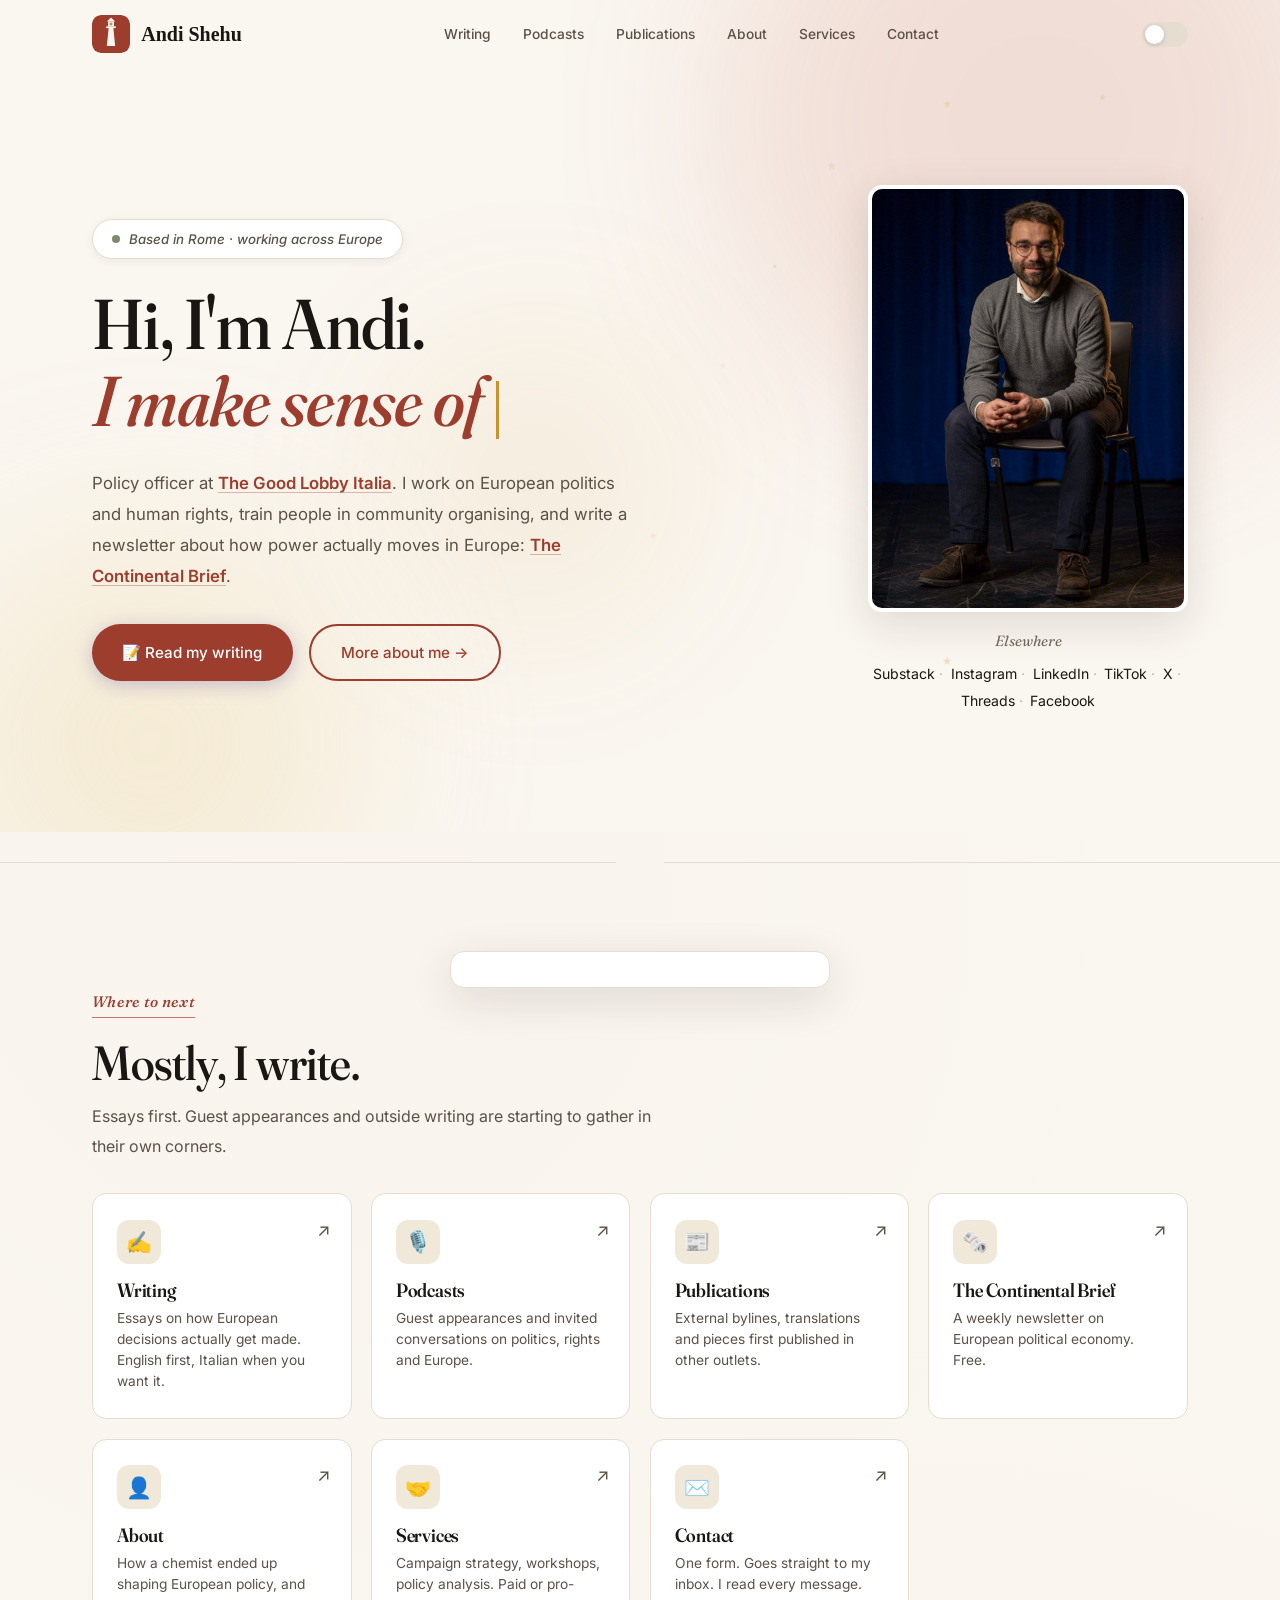
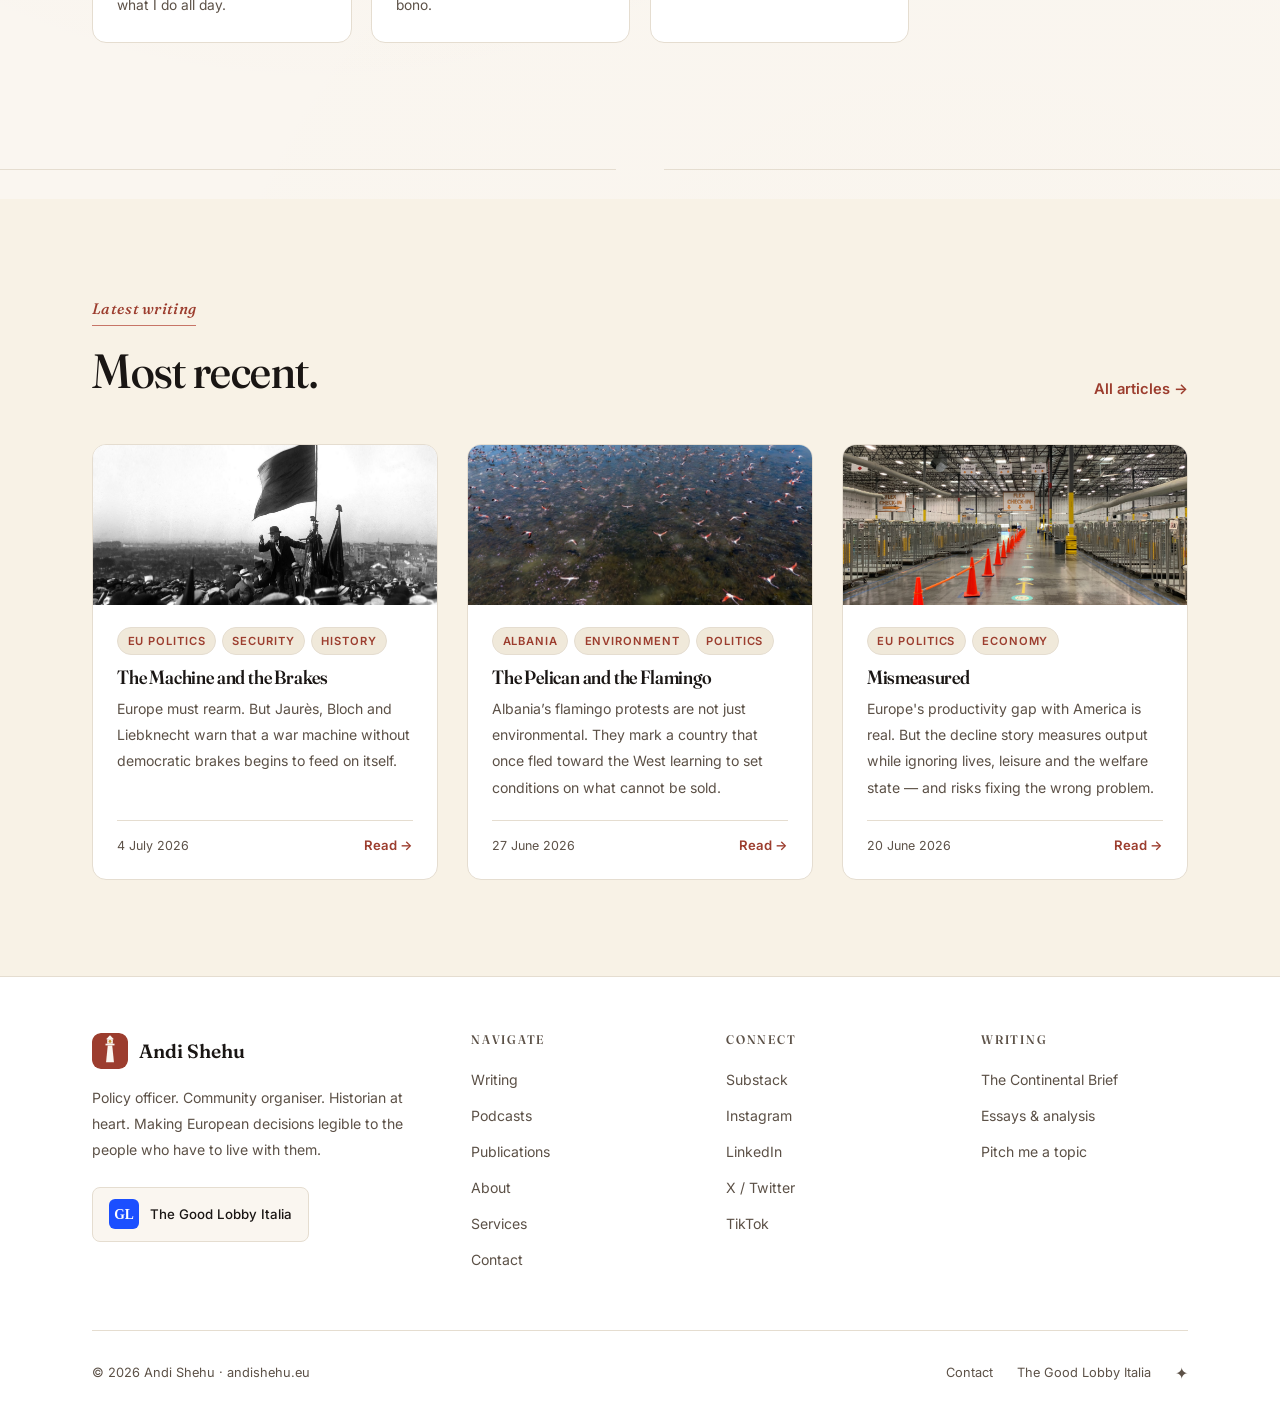
<file: index.html>
<!DOCTYPE html>
<html lang="en" data-theme="light">
<head>
    <meta charset="UTF-8">
    <meta name="viewport" content="width=device-width, initial-scale=1.0">
    <title>Andi Shehu, Policy. Advocacy. Sense-making.</title>
    <meta name="description" content="Policy and advocacy professional based in Rome. EU politics, human rights, community organising and the art of making complex things understandable.">
    <meta property="og:title" content="Andi Shehu, Policy. Advocacy. Sense-making.">
    <meta property="og:description" content="Making sense of European politics, human rights and democratic accountability.">
    <meta property="og:url" content="https://andishehu.eu">
    <meta name="twitter:card" content="summary_large_image">

    <link rel="preconnect" href="https://fonts.googleapis.com">
    <link rel="preconnect" href="https://fonts.gstatic.com" crossorigin>
    <link href="https://fonts.googleapis.com/css2?family=Fraunces:ital,opsz,wght,SOFT@0,9..144,300..700,30..100;1,9..144,300..700,30..100&family=Inter:wght@300;400;500;600&display=swap" rel="stylesheet">
    <link rel="stylesheet" href="styles.css">
    <link rel="icon" type="image/svg+xml" href="favicon.svg">

    <style>
    /* Page-specific: home */
    #home {
        min-height: calc(100vh - var(--nav-height));
        display: flex; align-items: center;
        position: relative; overflow: hidden; padding-top: var(--nav-height);
        background: var(--bg);
    }
    .hero-bg { position: absolute; inset: 0; overflow: hidden; z-index: 0; }
    .hero-blob {
        position: absolute; border-radius: 50%;
        filter: blur(90px); opacity: 0.32; animation: float 9s ease-in-out infinite;
    }
    .hero-blob:nth-child(1) { width: 640px; height: 640px; background: var(--primary-light); top: -200px; right: -80px; opacity: 0.18; }
    .hero-blob:nth-child(2) { width: 420px; height: 420px; background: var(--accent-warm); bottom: -120px; left: -60px; animation-delay: 3s; opacity: 0.36; }
    .hero-blob:nth-child(3) { width: 300px; height: 300px; background: var(--accent); top: 40%; left: 30%; animation-delay: 5.5s; opacity: 0.10; }
    @keyframes float { 0%,100% { transform: translateY(0) scale(1); } 50% { transform: translateY(-20px) scale(1.04); } }
    #starsCanvas { position: absolute; inset: 0; width: 100%; height: 100%; pointer-events: none; }

    .hero-grid {
        position: relative; z-index: 1;
        display: grid; grid-template-columns: 1.6fr 1fr; gap: 4rem;
        align-items: center; padding: 3rem 0;
    }
    .hero-eyebrow {
        display: inline-flex; align-items: center; gap: 0.55rem;
        font-size: 0.83rem; font-weight: 500; color: var(--text-muted); font-style: italic;
        background: var(--surface); padding: 0.5rem 1.2rem;
        border-radius: var(--radius-full); margin-bottom: 1.6rem;
        box-shadow: var(--shadow-sm); border: 1px solid var(--border);
    }
    .live-dot { width: 8px; height: 8px; background: var(--secondary); border-radius: 50%; animation: pulse-dot 2s ease-in-out infinite; flex-shrink: 0; }
    @keyframes pulse-dot { 0%,100% { transform: scale(1); opacity: 1; } 50% { transform: scale(1.4); opacity: 0.65; } }

    .hero-headline { margin-bottom: 0.9rem; color: var(--text); font-size: clamp(2.4rem, 5.5vw, 4.4rem); }
    .typewriter-line { display: block; color: var(--primary); font-style: italic; min-height: 1.3em; }
    .cursor { display: inline-block; width: 3px; height: 0.82em; background: var(--accent); margin-left: 3px; vertical-align: middle; animation: blink 1s step-end infinite; }
    @keyframes blink { 0%,100% { opacity: 1; } 50% { opacity: 0; } }

    .hero-desc { font-size: 1.05rem; max-width: 540px; margin-bottom: 2rem; line-height: 1.85; }
    .hero-ctas { display: flex; gap: 1rem; flex-wrap: wrap; }

    .hero-photo-col { margin-left: auto; max-width: 320px; width: 100%; }
    .hero-photo {
        width: 100%; aspect-ratio: 3/4;
        border-radius: var(--radius); overflow: hidden;
        box-shadow: var(--shadow-lg); border: 4px solid var(--surface);
    }
    .hero-photo img { width: 100%; height: 100%; object-fit: cover; display: block; }
    .hero-photo-col .hero-socials { margin-top: 1rem; }

    /* Latest articles section */
    #latest { background: var(--bg-blog); }
    #latest .section-head { display: flex; align-items: end; justify-content: space-between; gap: 1rem; margin-bottom: 2.5rem; flex-wrap: wrap; }
    #latest h2 { margin-bottom: 0.4rem; }
    .all-link { font-size: 0.92rem; font-weight: 600; color: var(--primary); border-bottom: 2px solid transparent; transition: border-color 0.2s; }
    .all-link:hover { border-color: var(--primary); }

    @media (max-width: 768px) {
        .hero-grid { grid-template-columns: 1fr; gap: 2.5rem; }
        .hero-photo-col { max-width: 240px; margin: 0 auto; }
    }
    </style>
</head>
<body>

<!-- NAV -->
<nav id="navbar" class="site-nav">
    <div class="nav-inner">
        <a href="index.html" class="nav-logo">
            <div class="nav-logo-mark"><svg viewBox="0 0 64 64" aria-hidden="true"><rect class="logo-bg" width="64" height="64" rx="14"/><g class="logo-tower"><path d="M 25 52 L 39 52 L 36 22 L 28 22 Z"/><rect x="24" y="19" width="16" height="3"/><rect x="27" y="11" width="10" height="8"/><path d="M 25 11 L 39 11 L 32 4 Z"/></g><circle class="logo-beacon" cx="32" cy="15" r="2.5"/></svg></div>
            <span class="nav-logo-text">Andi Shehu</span>
        </a>
        <ul class="nav-links">
            <li><a href="writing.html">Writing</a></li>
            <li><a href="podcasts.html">Podcasts</a></li>
            <li><a href="publications.html">Publications</a></li>
            <li><a href="about.html">About</a></li>
            <li><a href="services.html">Services</a></li>
            <li><a href="contact.html">Contact</a></li>
        </ul>
        <div class="nav-actions">
            <button class="theme-toggle" id="themeToggle" aria-label="Toggle dark mode">
                <span class="theme-icon sun">☀️</span>
                <span class="theme-icon moon">🌙</span>
            </button>
            <button class="hamburger" id="hamburger" aria-label="Open menu">
                <span></span><span></span><span></span>
            </button>
        </div>
    </div>
</nav>
<div class="mobile-nav" id="mobileNav">
    <a href="writing.html">Writing</a>
    <a href="podcasts.html">Podcasts</a>
    <a href="publications.html">Publications</a>
    <a href="about.html">About</a>
    <a href="services.html">Services</a>
    <a href="contact.html">Contact</a>
</div>

<!-- HOME -->
<section id="home">
    <div class="hero-bg">
        <div class="hero-blob"></div>
        <div class="hero-blob"></div>
        <div class="hero-blob"></div>
        <canvas id="starsCanvas"></canvas>
    </div>
    <div class="container">
        <div class="hero-grid">
            <div class="hero-content">
                <div class="hero-eyebrow">
                    <div class="live-dot"></div>
                    Based in Rome · working across Europe
                </div>
                <h1 class="hero-headline">
                    Hi, I'm Andi.<br>
                    <span class="typewriter-line">
                        <span id="typewriter">I make sense of things.</span><span class="cursor"></span>
                    </span>
                </h1>
                <p class="hero-desc">
                    Policy officer at <a href="https://www.thegoodlobby.it/" target="_blank" rel="noopener" style="color:var(--primary);font-weight:600;">The Good Lobby Italia</a>.
                    I work on European politics and human rights, train people in community organising, and write a newsletter about how power actually moves in Europe:
                    <a href="https://substack.com/@shehuandi" target="_blank" rel="noopener" style="color:var(--primary);font-weight:600;">The Continental Brief</a>.
                </p>
                <div class="hero-ctas">
                    <a href="writing.html" class="btn btn-primary">📝 Read my writing</a>
                    <a href="about.html" class="btn btn-outline">More about me →</a>
                </div>
            </div>
            <div class="hero-photo-col fade-in">
                <div class="hero-photo">
                    <img src="Photo/Foto Profilo.jpg" alt="Andi Shehu" loading="lazy">
                </div>
                <div class="hero-socials">
                    <span class="socials-label">Elsewhere</span>
                    <a href="https://substack.com/@shehuandi" target="_blank" rel="noopener" data-brand="ss">Substack</a><span class="socials-sep">·</span>
                    <a href="https://www.instagram.com/sheh.andi/" target="_blank" rel="noopener" data-brand="ig">Instagram</a><span class="socials-sep">·</span>
                    <a href="https://linkedin.com/in/inandishehu/" target="_blank" rel="noopener" data-brand="li">LinkedIn</a><span class="socials-sep">·</span>
                    <a href="https://www.tiktok.com/@andishehu670" target="_blank" rel="noopener" data-brand="tt">TikTok</a><span class="socials-sep">·</span>
                    <a href="https://x.com/AndShehu" target="_blank" rel="noopener" data-brand="x">X</a><span class="socials-sep">·</span>
                    <a href="https://www.threads.com/@sheh.andi" target="_blank" rel="noopener" data-brand="th">Threads</a><span class="socials-sep">·</span>
                    <a href="https://www.facebook.com/shehu.and" target="_blank" rel="noopener" data-brand="fb">Facebook</a>
                </div>
            </div>
        </div>
    </div>
</section>

<div class="divider"></div>

<!-- NAV CARDS -->
<section class="section">
    <div class="container">
        <span class="section-label fade-in">Where to next</span>
        <h2 class="fade-in" style="margin-bottom:0.75rem;">Mostly, I write.</h2>
        <p class="fade-in" style="margin-bottom:0;max-width:560px;">
            Essays first. Guest appearances and outside writing are starting to gather in their own corners.
        </p>
        <div class="nav-cards">
            <a href="writing.html" class="nav-card fade-in">
                <span class="nav-card-arrow">↗</span>
                <div class="nav-card-icon">✍️</div>
                <h3>Writing</h3>
                <p>Essays on how European decisions actually get made. English first, Italian when you want it.</p>
            </a>
            <a href="podcasts.html" class="nav-card fade-in">
                <span class="nav-card-arrow">↗</span>
                <div class="nav-card-icon">🎙️</div>
                <h3>Podcasts</h3>
                <p>Guest appearances and invited conversations on politics, rights and Europe.</p>
            </a>
            <a href="publications.html" class="nav-card fade-in">
                <span class="nav-card-arrow">↗</span>
                <div class="nav-card-icon">📰</div>
                <h3>Publications</h3>
                <p>External bylines, translations and pieces first published in other outlets.</p>
            </a>
            <a href="https://substack.com/@shehuandi" target="_blank" rel="noopener" class="nav-card fade-in">
                <span class="nav-card-arrow">↗</span>
                <div class="nav-card-icon">🗞️</div>
                <h3>The Continental Brief</h3>
                <p>A weekly newsletter on European political economy. Free.</p>
            </a>
            <a href="about.html" class="nav-card fade-in">
                <span class="nav-card-arrow">↗</span>
                <div class="nav-card-icon">👤</div>
                <h3>About</h3>
                <p>How a chemist ended up shaping European policy, and what I do all day.</p>
            </a>
            <a href="services.html" class="nav-card fade-in">
                <span class="nav-card-arrow">↗</span>
                <div class="nav-card-icon">🤝</div>
                <h3>Services</h3>
                <p>Campaign strategy, workshops, policy analysis. Paid or pro-bono.</p>
            </a>
            <a href="contact.html" class="nav-card fade-in">
                <span class="nav-card-arrow">↗</span>
                <div class="nav-card-icon">✉️</div>
                <h3>Contact</h3>
                <p>One form. Goes straight to my inbox. I read every message.</p>
            </a>
        </div>
    </div>
</section>

<div class="divider"></div>

<!-- LATEST ARTICLES -->
<section id="latest" class="section">
    <div class="container">
        <div class="section-head fade-in">
            <div>
                <span class="section-label">Latest writing</span>
                <h2>Most recent.</h2>
            </div>
            <a href="writing.html" class="all-link">All articles →</a>
        </div>
        <div class="article-list" id="latestList">
            <div class="no-results"><span class="no-results-emoji">⏳</span><p>Loading…</p></div>
        </div>
    </div>
</section>

<!-- FOOTER -->
<footer>
    <div class="container">
        <div class="footer-grid">
            <div class="footer-brand">
                <div style="display:flex;align-items:center;gap:0.7rem;">
                    <div class="nav-logo-mark" style="width:36px;height:36px;"><svg viewBox="0 0 64 64" aria-hidden="true"><rect class="logo-bg" width="64" height="64" rx="14"/><g class="logo-tower"><path d="M 25 52 L 39 52 L 36 22 L 28 22 Z"/><rect x="24" y="19" width="16" height="3"/><rect x="27" y="11" width="10" height="8"/><path d="M 25 11 L 39 11 L 32 4 Z"/></g><circle class="logo-beacon" cx="32" cy="15" r="2.5"/></svg></div>
                    <span style="font-family:'Fraunces','Cormorant Garamond',Georgia,serif;font-size:1.2rem;font-weight:600;color:var(--text);">Andi Shehu</span>
                </div>
                <p>Policy officer. Community organiser. Historian at heart. Making European decisions legible to the people who have to live with them.</p>
                <a href="https://www.thegoodlobby.it/" target="_blank" rel="noopener" class="tgl-badge">
                    <div class="tgl-logo">GL</div>The Good Lobby Italia
                </a>
            </div>
            <div class="footer-col"><h4>Navigate</h4><ul class="footer-links"><li><a href="writing.html">Writing</a></li><li><a href="podcasts.html">Podcasts</a></li><li><a href="publications.html">Publications</a></li><li><a href="about.html">About</a></li><li><a href="services.html">Services</a></li><li><a href="contact.html">Contact</a></li></ul></div>
            <div class="footer-col"><h4>Connect</h4><ul class="footer-links"><li><a href="https://substack.com/@shehuandi" target="_blank" rel="noopener">Substack</a></li><li><a href="https://www.instagram.com/sheh.andi/" target="_blank" rel="noopener">Instagram</a></li><li><a href="https://linkedin.com/in/inandishehu/" target="_blank" rel="noopener">LinkedIn</a></li><li><a href="https://x.com/AndShehu" target="_blank" rel="noopener">X / Twitter</a></li><li><a href="https://www.tiktok.com/@andishehu670" target="_blank" rel="noopener">TikTok</a></li></ul></div>
            <div class="footer-col"><h4>Writing</h4><ul class="footer-links"><li><a href="https://substack.com/@shehuandi" target="_blank" rel="noopener">The Continental Brief</a></li><li><a href="writing.html">Essays &amp; analysis</a></li><li><a href="contact.html">Pitch me a topic</a></li></ul></div>
        </div>
        <div class="footer-bottom">
            <p>© 2026 Andi Shehu · andishehu.eu</p>
            <div class="footer-links-row">
                <a href="contact.html">Contact</a>
                <a href="https://www.thegoodlobby.it/" target="_blank" rel="noopener">The Good Lobby Italia</a>
                <span class="easter-star">✦</span>
            </div>
        </div>
    </div>
</footer>

<div class="toast" id="toast" role="status" aria-live="polite"></div>

<script src="app.js"></script>
<script>
/* TYPEWRITER */
(function () {
    const roles = ['I make sense of things.','Policy officer.','Campaign builder.','Community organiser.','Digital educator.','Avid reader.','Recovering chemist.'];
    let ri = 0, ci = 0, deleting = false;
    const tw = document.getElementById('typewriter');
    if (!tw) return;
    function type() {
        const word = roles[ri];
        if (deleting) {
            tw.textContent = word.slice(0, ci--);
            if (ci < 0) { deleting = false; ri = (ri + 1) % roles.length; return setTimeout(type, 380); }
            return setTimeout(type, 50);
        }
        tw.textContent = word.slice(0, ci++);
        if (ci > word.length) { deleting = true; return setTimeout(type, 2000); }
        setTimeout(type, 90);
    }
    setTimeout(type, 800);
})();

/* EU STARS */
(function () {
    const sc = document.getElementById('starsCanvas');
    if (!sc) return;
    const sctx = sc.getContext('2d');
    let stars = [];
    function resizeSC() { sc.width = sc.offsetWidth; sc.height = sc.offsetHeight; }
    function initStars() {
        stars = Array.from({length:12}, (_,i) => ({
            angle: (i/12)*Math.PI*2, radius: 150+Math.random()*190,
            cx: sc.width*0.74, cy: sc.height*0.44,
            speed: 0.00025+Math.random()*0.00025, size: 2.5+Math.random()*3, alpha: 0.08+Math.random()*0.22
        }));
    }
    function drawStar5(x,y,r,a) {
        sctx.save(); sctx.globalAlpha = a; sctx.fillStyle = '#D4A843'; sctx.translate(x,y); sctx.beginPath();
        for (let i=0; i<5; i++) {
            const o = (i*4*Math.PI/5) - Math.PI/2, inn = o + Math.PI/5;
            i === 0 ? sctx.moveTo(Math.cos(o)*r, Math.sin(o)*r) : sctx.lineTo(Math.cos(o)*r, Math.sin(o)*r);
            sctx.lineTo(Math.cos(inn)*r*0.4, Math.sin(inn)*r*0.4);
        }
        sctx.closePath(); sctx.fill(); sctx.restore();
    }
    function animStars() {
        sctx.clearRect(0, 0, sc.width, sc.height);
        stars.forEach(s => {
            s.angle += s.speed;
            drawStar5(s.cx + Math.cos(s.angle) * s.radius, s.cy + Math.sin(s.angle) * s.radius, s.size, s.alpha);
        });
        requestAnimationFrame(animStars);
    }
    resizeSC(); initStars(); animStars();
    window.addEventListener('resize', () => { resizeSC(); initStars(); }, { passive: true });
})();

/* LATEST ARTICLES on home */
(async function () {
    const list = document.getElementById('latestList');
    if (!list) return;
    try {
        const res = await fetch('articles/articles.json');
        if (!res.ok) throw new Error('fetch failed');
        const articles = await res.json();
        const sorted = articles
            .filter(a => (a.lang || 'en') === 'en')
            .slice()
            .sort((a,b) => new Date(b.date) - new Date(a.date));
        const top = sorted.slice(0, 3);
        if (!top.length) {
            list.innerHTML = '<div class="no-results"><span class="no-results-emoji">📭</span><p>No articles yet, first one coming soon!</p></div>';
            return;
        }
        list.innerHTML = top.map(a => {
            const href = a.external_url ? a.external_url : `article.html?slug=${encodeURIComponent(a.slug)}`;
            const target = a.external_url ? ' target="_blank" rel="noopener"' : '';
            const tags = (a.tags || []).map(t => `<span class="article-tag">${t.replace(/-/g,' ')}</span>`).join('');
            const thumb = a.hero_image
                ? `<div class="article-card-img has-photo"><img src="${a.hero_image}" alt="${(a.title || '').replace(/"/g,'&quot;')}" loading="lazy"></div>`
                : `<div class="article-card-img ${a.color || 'lav'}">${a.emoji || '📝'}</div>`;
            return `
                <a class="article-card fade-in" href="${href}"${target}>
                    ${thumb}
                    <div class="article-card-body">
                        <div class="article-card-tags">${tags}</div>
                        <h3>${a.title}</h3>
                        <p>${a.summary || ''}</p>
                        <div class="article-card-footer">
                            <span class="article-date">${window.formatArticleDate(a.date)}</span>
                            <span class="article-readmore">Read →</span>
                        </div>
                    </div>
                </a>`;
        }).join('');
        // re-arm fade-in observer for new cards
        const io = new IntersectionObserver(entries => {
            entries.forEach((e,i) => { if (e.isIntersecting) { setTimeout(() => e.target.classList.add('visible'), i*60); io.unobserve(e.target); } });
        }, { threshold: 0.08 });
        list.querySelectorAll('.fade-in').forEach(el => io.observe(el));
    } catch (err) {
        list.innerHTML = '<div class="no-results"><span class="no-results-emoji">⚠️</span><p>Could not load articles.</p></div>';
    }
})();
</script>

<!-- Cloudflare Web Analytics -->
<script defer src="https://static.cloudflareinsights.com/beacon.min.js" data-cf-beacon='{"token": "REPLACE_WITH_YOUR_CLOUDFLARE_TOKEN"}'></script>
<!-- End Cloudflare Web Analytics -->
</body>
</html>
</file>
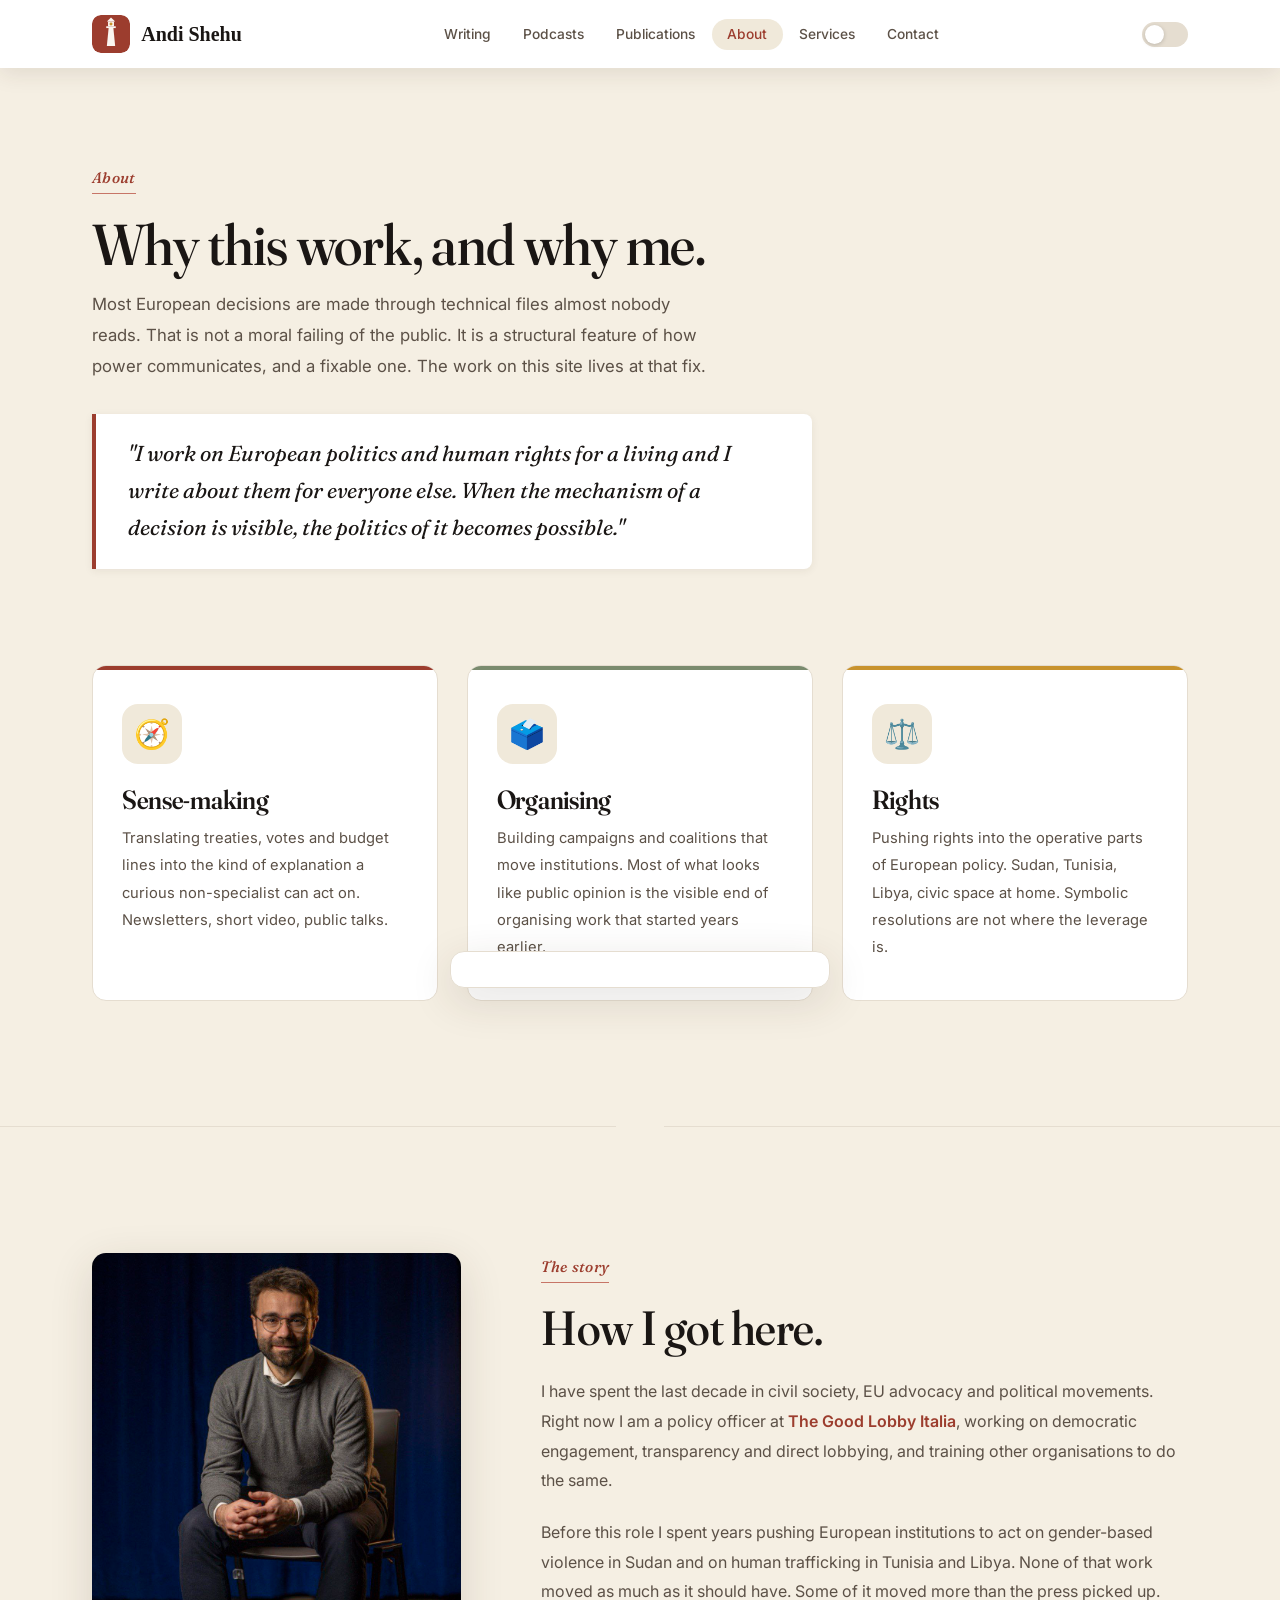
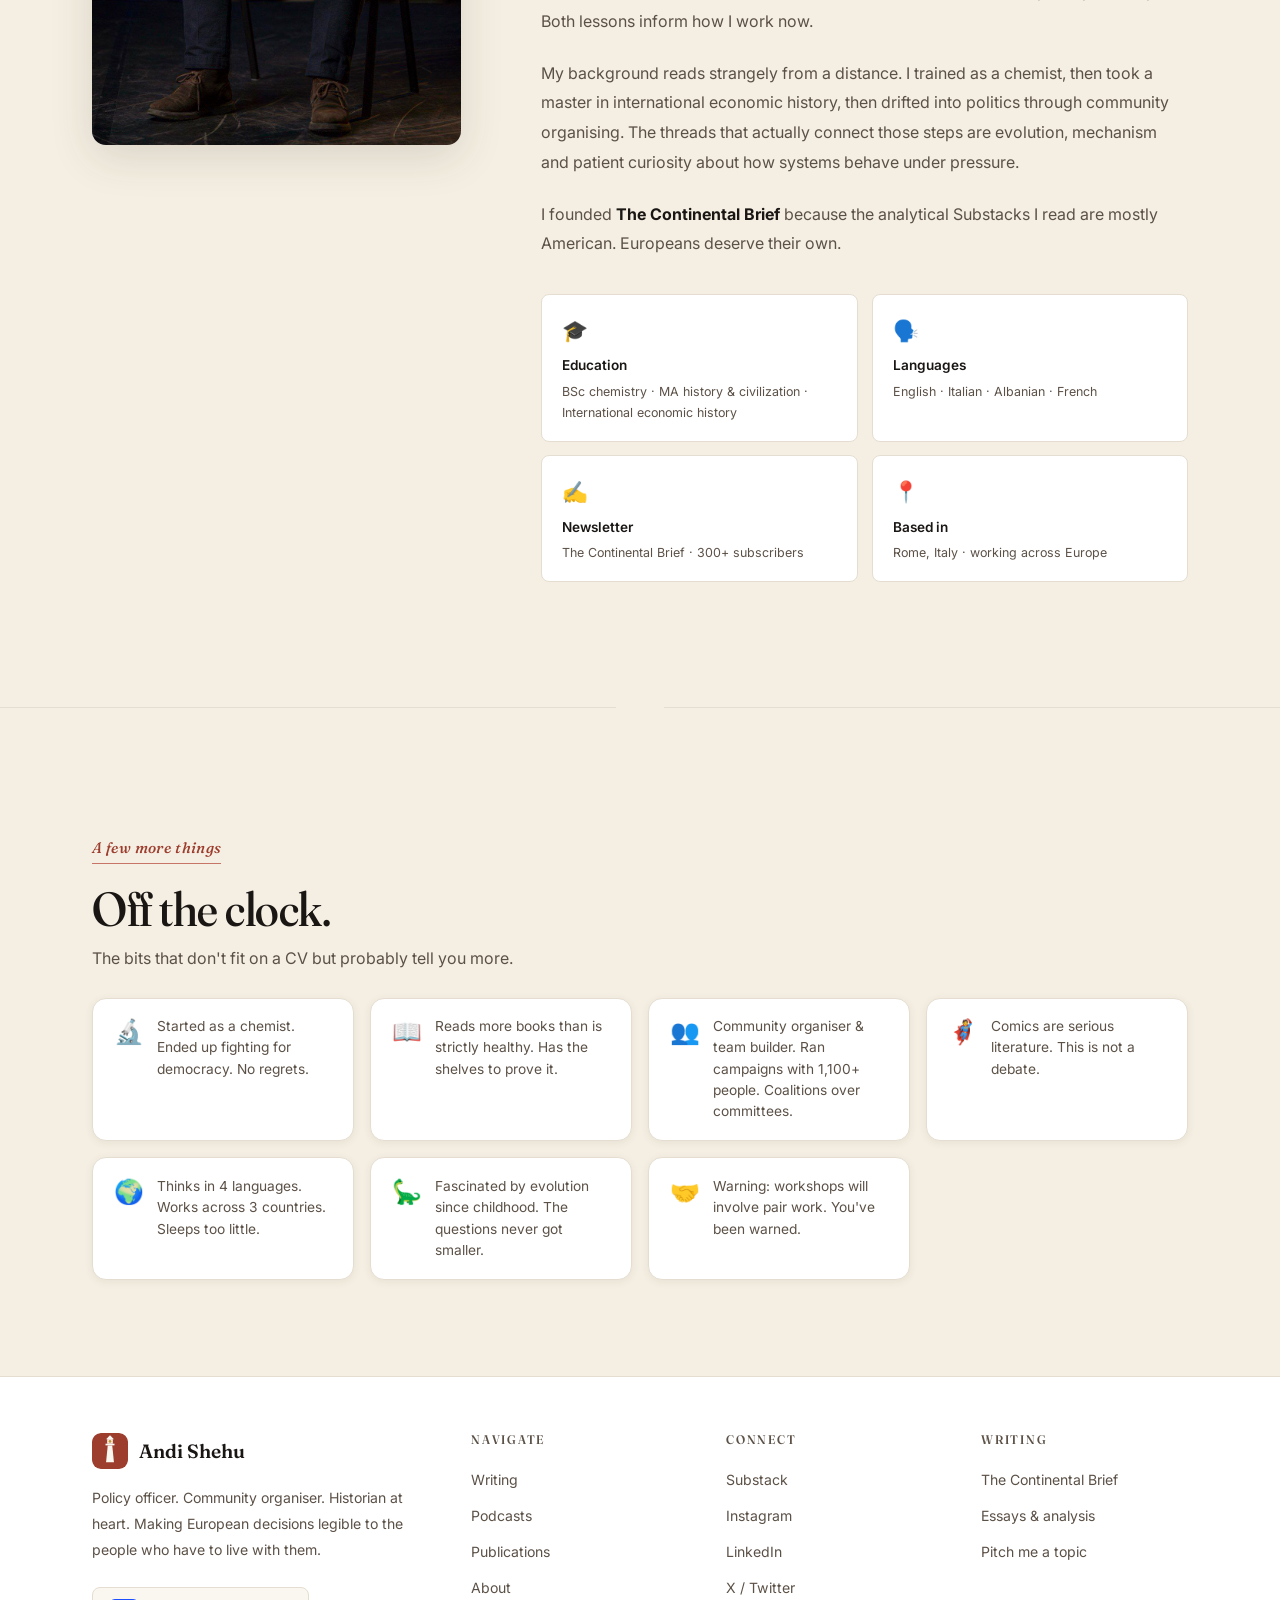
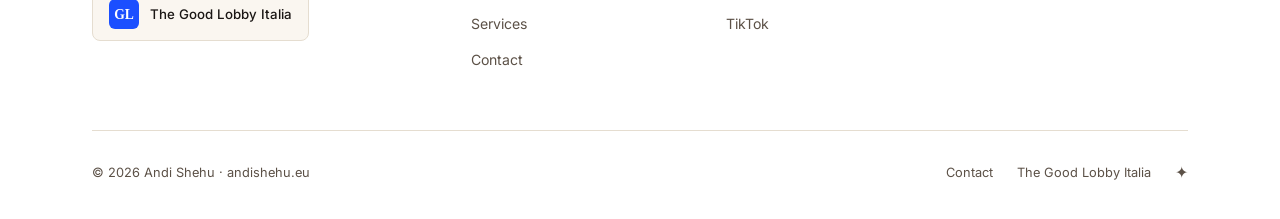
<file: about.html>
<!DOCTYPE html>
<html lang="en" data-theme="light">
<head>
    <meta charset="UTF-8">
    <meta name="viewport" content="width=device-width, initial-scale=1.0">
    <title>About, Andi Shehu</title>
    <meta name="description" content="Mission, story and background. Policy officer at The Good Lobby Italia, working on EU politics, human rights and community organising.">

    <link rel="preconnect" href="https://fonts.googleapis.com">
    <link rel="preconnect" href="https://fonts.gstatic.com" crossorigin>
    <link href="https://fonts.googleapis.com/css2?family=Fraunces:ital,opsz,wght,SOFT@0,9..144,300..700,30..100;1,9..144,300..700,30..100&family=Inter:wght@300;400;500;600&display=swap" rel="stylesheet">
    <link rel="stylesheet" href="styles.css">
    <link rel="icon" type="image/svg+xml" href="favicon.svg">

    <style>
    body { background: var(--bg-about); }

    .page-intro { max-width: 760px; }

    /* Mission pillars */
    .pillars-grid { display: grid; grid-template-columns: repeat(3,1fr); gap: 1.8rem; margin-top: 1rem; }
    .pillar-card {
        background: var(--surface); border: 1px solid var(--border);
        border-radius: var(--radius); padding: 2.4rem 1.8rem; text-align: left;
        transition: all var(--transition); position: relative; overflow: hidden;
    }
    .pillar-card::before { content: ''; position: absolute; top: 0; left: 0; right: 0; height: 4px; background: var(--pc, var(--primary)); }
    .pillar-card:hover { transform: translateY(-6px); box-shadow: var(--shadow-lg); }
    .pillar-icon {
        width: 60px; height: 60px; border-radius: 16px;
        display: flex; align-items: center; justify-content: center;
        font-size: 1.8rem; margin-bottom: 1.3rem; background: var(--surface-alt);
    }
    .pillar-card h3 { margin-bottom: 0.7rem; }
    .pillar-card p { font-size: 0.92rem; }

    .blockquote {
        font-family: 'Fraunces', 'Cormorant Garamond', Georgia, serif; font-size: 1.35rem; font-style: italic;
        color: var(--text); border-left: 4px solid var(--primary);
        padding: 1.4rem 2rem; text-align: left;
        background: var(--surface); border-radius: 0 var(--radius-sm) var(--radius-sm) 0;
        margin: 2rem 0; box-shadow: var(--shadow-sm); max-width: 720px;
    }

    /* Bio */
    .about-grid { display: grid; grid-template-columns: 1fr 1.75fr; gap: 5rem; align-items: start; }
    .photo-col { position: relative; }
    .photo-frame {
        width: 100%; aspect-ratio: 3/4; border-radius: var(--radius);
        overflow: hidden; box-shadow: var(--shadow-lg); position: relative;
    }
    .photo-frame img { width: 100%; height: 100%; object-fit: cover; display: block; }
    .photo-hover-msg {
        position: absolute; inset: 0; background: rgba(90,78,138,0.88);
        display: flex; align-items: center; justify-content: center;
        opacity: 0; transition: opacity 0.35s; border-radius: var(--radius);
        color: white; text-align: center; padding: 2rem;
        font-family: 'Fraunces', 'Cormorant Garamond', Georgia, serif; font-size: 1.15rem;
        font-style: italic; line-height: 1.65;
    }
    .photo-frame:hover .photo-hover-msg { opacity: 1; }

    .about-text h2 { margin-bottom: 1.4rem; }
    .about-text > p { margin-bottom: 1.4rem; }

    .bg-cards { display: grid; grid-template-columns: 1fr 1fr; gap: 0.85rem; margin-top: 2.2rem; }
    .bg-card {
        background: var(--surface); border: 1px solid var(--border);
        border-radius: var(--radius-sm); padding: 1.1rem 1.25rem; transition: all var(--transition);
    }
    .bg-card:hover { box-shadow: var(--shadow-md); transform: translateY(-3px); border-color: var(--primary-light); }
    .bg-card-icon  { font-size: 1.3rem; margin-bottom: 0.4rem; }
    .bg-card-title { font-weight: 600; font-size: 0.85rem; color: var(--text); margin-bottom: 0.2rem; }
    .bg-card-detail{ font-size: 0.78rem; color: var(--text-muted); }

    /* Fun facts */
    .ff-grid { display: grid; grid-template-columns: repeat(auto-fill, minmax(240px, 1fr)); gap: 1rem; margin-top: 1.5rem; }
    .ff-card {
        background: var(--surface); border: 1px solid var(--border);
        border-radius: 14px; padding: 1.1rem 1.3rem;
        display: flex; align-items: flex-start; gap: 0.8rem;
        transition: all 0.25s; box-shadow: var(--shadow-sm); cursor: default;
    }
    .ff-card:hover { transform: translateY(-4px); box-shadow: var(--shadow-md); border-color: var(--primary-light); }
    .ff-emoji { font-size: 1.5rem; flex-shrink: 0; line-height: 1.3; }
    .ff-text  { font-size: 0.86rem; color: var(--text-muted); line-height: 1.55; }

    @media (max-width: 960px) {
        .about-grid    { grid-template-columns: 1fr; }
        .photo-col     { max-width: 300px; margin: 0 auto; }
        .pillars-grid  { grid-template-columns: 1fr; }
    }
    @media (max-width: 480px) {
        .bg-cards { grid-template-columns: 1fr; }
    }

    /* Konami easter egg */
    .konami-overlay {
        display: none; position: fixed; inset: 0; z-index: 99999;
        background: rgba(90,78,138,0.96);
        align-items: center; justify-content: center;
        flex-direction: column; gap: 1.5rem; text-align: center; color: white; padding: 2rem;
    }
    .konami-overlay.show { display: flex; }
    .konami-emoji  { font-size: 5rem; animation: spin 1s linear infinite; }
    @keyframes spin { to { transform: rotate(360deg); } }
    .konami-title  { font-family: 'Fraunces', 'Cormorant Garamond', Georgia, serif; font-size: 3rem; }
    .konami-text   { font-size: 1.1rem; opacity: 0.9; max-width: 500px; line-height: 1.6; }
    .konami-close  { background: white; color: var(--primary-dark); border: none; padding: 0.75rem 2rem; border-radius: var(--radius-full); font-size: 1rem; font-weight: 600; cursor: pointer; margin-top: 1rem; font-family: 'Inter', sans-serif; }
    </style>
</head>
<body>

<!-- NAV -->
<nav id="navbar" class="site-nav solid">
    <div class="nav-inner">
        <a href="index.html" class="nav-logo">
            <div class="nav-logo-mark"><svg viewBox="0 0 64 64" aria-hidden="true"><rect class="logo-bg" width="64" height="64" rx="14"/><g class="logo-tower"><path d="M 25 52 L 39 52 L 36 22 L 28 22 Z"/><rect x="24" y="19" width="16" height="3"/><rect x="27" y="11" width="10" height="8"/><path d="M 25 11 L 39 11 L 32 4 Z"/></g><circle class="logo-beacon" cx="32" cy="15" r="2.5"/></svg></div>
            <span class="nav-logo-text">Andi Shehu</span>
        </a>
        <ul class="nav-links">
            <li><a href="writing.html">Writing</a></li>
            <li><a href="podcasts.html">Podcasts</a></li>
            <li><a href="publications.html">Publications</a></li>
            <li><a href="about.html">About</a></li>
            <li><a href="services.html">Services</a></li>
            <li><a href="contact.html">Contact</a></li>
        </ul>
        <div class="nav-actions">
            <button class="theme-toggle" id="themeToggle" aria-label="Toggle dark mode">
                <span class="theme-icon sun">☀️</span>
                <span class="theme-icon moon">🌙</span>
            </button>
            <button class="hamburger" id="hamburger" aria-label="Open menu">
                <span></span><span></span><span></span>
            </button>
        </div>
    </div>
</nav>
<div class="mobile-nav" id="mobileNav">
    <a href="writing.html">Writing</a>
    <a href="podcasts.html">Podcasts</a>
    <a href="publications.html">Publications</a>
    <a href="about.html">About</a>
    <a href="services.html">Services</a>
    <a href="contact.html">Contact</a>
</div>

<!-- Page intro / Mission -->
<section class="has-nav-offset">
    <div class="container">
        <div class="page-intro fade-in">
            <span class="section-label">About</span>
            <h1>Why this work, and why me.</h1>
            <p>Most European decisions are made through technical files almost nobody reads. That is not a moral failing of the public. It is a structural feature of how power communicates, and a fixable one. The work on this site lives at that fix.</p>
            <blockquote class="blockquote">
                "I work on European politics and human rights for a living and I write about them for everyone else.
                When the mechanism of a decision is visible, the politics of it becomes possible."
            </blockquote>
        </div>

        <div class="pillars-grid">
            <div class="pillar-card fade-in" style="--pc:var(--primary);">
                <div class="pillar-icon">🧭</div>
                <h3>Sense-making</h3>
                <p>Translating treaties, votes and budget lines into the kind of explanation a curious non-specialist can act on. Newsletters, short video, public talks.</p>
            </div>
            <div class="pillar-card fade-in" style="--pc:var(--secondary);">
                <div class="pillar-icon">🗳️</div>
                <h3>Organising</h3>
                <p>Building campaigns and coalitions that move institutions. Most of what looks like public opinion is the visible end of organising work that started years earlier.</p>
            </div>
            <div class="pillar-card fade-in" style="--pc:var(--accent);">
                <div class="pillar-icon">⚖️</div>
                <h3>Rights</h3>
                <p>Pushing rights into the operative parts of European policy. Sudan, Tunisia, Libya, civic space at home. Symbolic resolutions are not where the leverage is.</p>
            </div>
        </div>
    </div>
</section>

<div class="divider" style="margin-top:6rem;"></div>

<!-- Bio -->
<section class="section">
    <div class="container">
        <div class="about-grid">
            <div class="photo-col fade-in">
                <div class="photo-frame">
                    <img src="Photo/Foto Profilo.jpg" alt="Andi Shehu" loading="lazy">
                    <div class="photo-hover-msg">
                        "Chemist and economic historian by training.<br>Avid reader, sometimes a gamer,<br>and I love my comics."
                    </div>
                </div>
            </div>
            <div class="about-text fade-in">
                <span class="section-label">The story</span>
                <h2>How I got here.</h2>
                <p>
                    I have spent the last decade in civil society, EU advocacy and political movements.
                    Right now I am a policy officer at
                    <a href="https://www.thegoodlobby.it/" target="_blank" rel="noopener" style="color:var(--primary);font-weight:600;">The Good Lobby Italia</a>,
                    working on democratic engagement, transparency and direct lobbying, and training other organisations to do the same.
                </p>
                <p>
                    Before this role I spent years pushing European institutions to act on gender-based violence in Sudan and on human trafficking in Tunisia and Libya. None of that work moved as much as it should have. Some of it moved more than the press picked up. Both lessons inform how I work now.
                </p>
                <p>
                    My background reads strangely from a distance. I trained as a chemist, then took a master in international economic history, then drifted into politics through community organising. The threads that actually connect those steps are evolution, mechanism and patient curiosity about how systems behave under pressure.
                </p>
                <p>
                    I founded <strong style="color:var(--text);">The Continental Brief</strong> because the analytical Substacks I read are mostly American. Europeans deserve their own.
                </p>

                <div class="bg-cards">
                    <div class="bg-card">
                        <div class="bg-card-icon">🎓</div>
                        <div class="bg-card-title">Education</div>
                        <div class="bg-card-detail">BSc chemistry · MA history &amp; civilization · International economic history</div>
                    </div>
                    <div class="bg-card">
                        <div class="bg-card-icon">🗣️</div>
                        <div class="bg-card-title">Languages</div>
                        <div class="bg-card-detail">English · Italian · Albanian · French</div>
                    </div>
                    <div class="bg-card">
                        <div class="bg-card-icon">✍️</div>
                        <div class="bg-card-title">Newsletter</div>
                        <div class="bg-card-detail">The Continental Brief · 300+ subscribers</div>
                    </div>
                    <div class="bg-card">
                        <div class="bg-card-icon">📍</div>
                        <div class="bg-card-title">Based in</div>
                        <div class="bg-card-detail">Rome, Italy · working across Europe</div>
                    </div>
                </div>
            </div>
        </div>
    </div>
</section>

<div class="divider"></div>

<!-- Fun facts -->
<section class="section">
    <div class="container">
        <span class="section-label fade-in">A few more things</span>
        <h2 class="fade-in" style="margin-bottom:0.5rem;">Off the clock.</h2>
        <p class="fade-in" style="max-width:580px;">The bits that don't fit on a CV but probably tell you more.</p>
        <div class="ff-grid" id="funFactsGrid">
            <!-- Loaded from fun-facts.json -->
        </div>
    </div>
</section>

<!-- FOOTER -->
<footer>
    <div class="container">
        <div class="footer-grid">
            <div class="footer-brand">
                <div style="display:flex;align-items:center;gap:0.7rem;">
                    <div class="nav-logo-mark" style="width:36px;height:36px;"><svg viewBox="0 0 64 64" aria-hidden="true"><rect class="logo-bg" width="64" height="64" rx="14"/><g class="logo-tower"><path d="M 25 52 L 39 52 L 36 22 L 28 22 Z"/><rect x="24" y="19" width="16" height="3"/><rect x="27" y="11" width="10" height="8"/><path d="M 25 11 L 39 11 L 32 4 Z"/></g><circle class="logo-beacon" cx="32" cy="15" r="2.5"/></svg></div>
                    <span style="font-family:'Fraunces','Cormorant Garamond',Georgia,serif;font-size:1.2rem;font-weight:600;color:var(--text);">Andi Shehu</span>
                </div>
                <p>Policy officer. Community organiser. Historian at heart. Making European decisions legible to the people who have to live with them.</p>
                <a href="https://www.thegoodlobby.it/" target="_blank" rel="noopener" class="tgl-badge">
                    <div class="tgl-logo">GL</div>The Good Lobby Italia
                </a>
            </div>
            <div class="footer-col"><h4>Navigate</h4><ul class="footer-links"><li><a href="writing.html">Writing</a></li><li><a href="podcasts.html">Podcasts</a></li><li><a href="publications.html">Publications</a></li><li><a href="about.html">About</a></li><li><a href="services.html">Services</a></li><li><a href="contact.html">Contact</a></li></ul></div>
            <div class="footer-col"><h4>Connect</h4><ul class="footer-links"><li><a href="https://substack.com/@shehuandi" target="_blank" rel="noopener">Substack</a></li><li><a href="https://www.instagram.com/sheh.andi/" target="_blank" rel="noopener">Instagram</a></li><li><a href="https://linkedin.com/in/inandishehu/" target="_blank" rel="noopener">LinkedIn</a></li><li><a href="https://x.com/AndShehu" target="_blank" rel="noopener">X / Twitter</a></li><li><a href="https://www.tiktok.com/@andishehu670" target="_blank" rel="noopener">TikTok</a></li></ul></div>
            <div class="footer-col"><h4>Writing</h4><ul class="footer-links"><li><a href="https://substack.com/@shehuandi" target="_blank" rel="noopener">The Continental Brief</a></li><li><a href="writing.html">Essays &amp; analysis</a></li><li><a href="contact.html">Pitch me a topic</a></li></ul></div>
        </div>
        <div class="footer-bottom">
            <p>© 2026 Andi Shehu · andishehu.eu</p>
            <div class="footer-links-row">
                <a href="contact.html">Contact</a>
                <a href="https://www.thegoodlobby.it/" target="_blank" rel="noopener">The Good Lobby Italia</a>
                <span class="easter-star" id="easterStar">✦</span>
            </div>
        </div>
    </div>
</footer>

<div class="toast" id="toast" role="status" aria-live="polite"></div>

<!-- Konami easter egg -->
<div class="konami-overlay" id="konamiOverlay">
    <div class="konami-emoji">🎮</div>
    <div class="konami-title">Achievement unlocked!</div>
    <div class="konami-text">You know the Konami code. Andi would approve, he's a gamer too. Now go save the real world, not just the virtual one.</div>
    <button class="konami-close" onclick="document.getElementById('konamiOverlay').classList.remove('show')">Back to reality →</button>
</div>

<script src="app.js"></script>
<script>
/* Load fun facts */
(async function () {
    const grid = document.getElementById('funFactsGrid');
    if (!grid) return;
    try {
        const res = await fetch('fun-facts.json');
        const facts = await res.json();
        grid.innerHTML = facts.map(f => `
            <div class="ff-card fade-in">
                <span class="ff-emoji">${f.emoji}</span>
                <span class="ff-text">${f.text}</span>
            </div>`).join('');
        const io = new IntersectionObserver(entries => {
            entries.forEach((e,i) => { if (e.isIntersecting) { setTimeout(() => e.target.classList.add('visible'), i*40); io.unobserve(e.target); } });
        }, { threshold: 0.08 });
        grid.querySelectorAll('.fade-in').forEach(el => io.observe(el));
    } catch (err) {
        grid.innerHTML = '';
    }
})();

/* Konami code */
(function () {
    const seq = ['ArrowUp','ArrowUp','ArrowDown','ArrowDown','ArrowLeft','ArrowRight','ArrowLeft','ArrowRight','b','a'];
    let idx = 0;
    document.addEventListener('keydown', e => {
        const k = e.key.length === 1 ? e.key.toLowerCase() : e.key;
        if (k === seq[idx]) {
            idx++;
            if (idx === seq.length) {
                document.getElementById('konamiOverlay').classList.add('show');
                idx = 0;
            }
        } else {
            idx = 0;
        }
    });

})();
</script>

<!-- Cloudflare Web Analytics -->
<script defer src="https://static.cloudflareinsights.com/beacon.min.js" data-cf-beacon='{"token": "REPLACE_WITH_YOUR_CLOUDFLARE_TOKEN"}'></script>
<!-- End Cloudflare Web Analytics -->
</body>
</html>
</file>
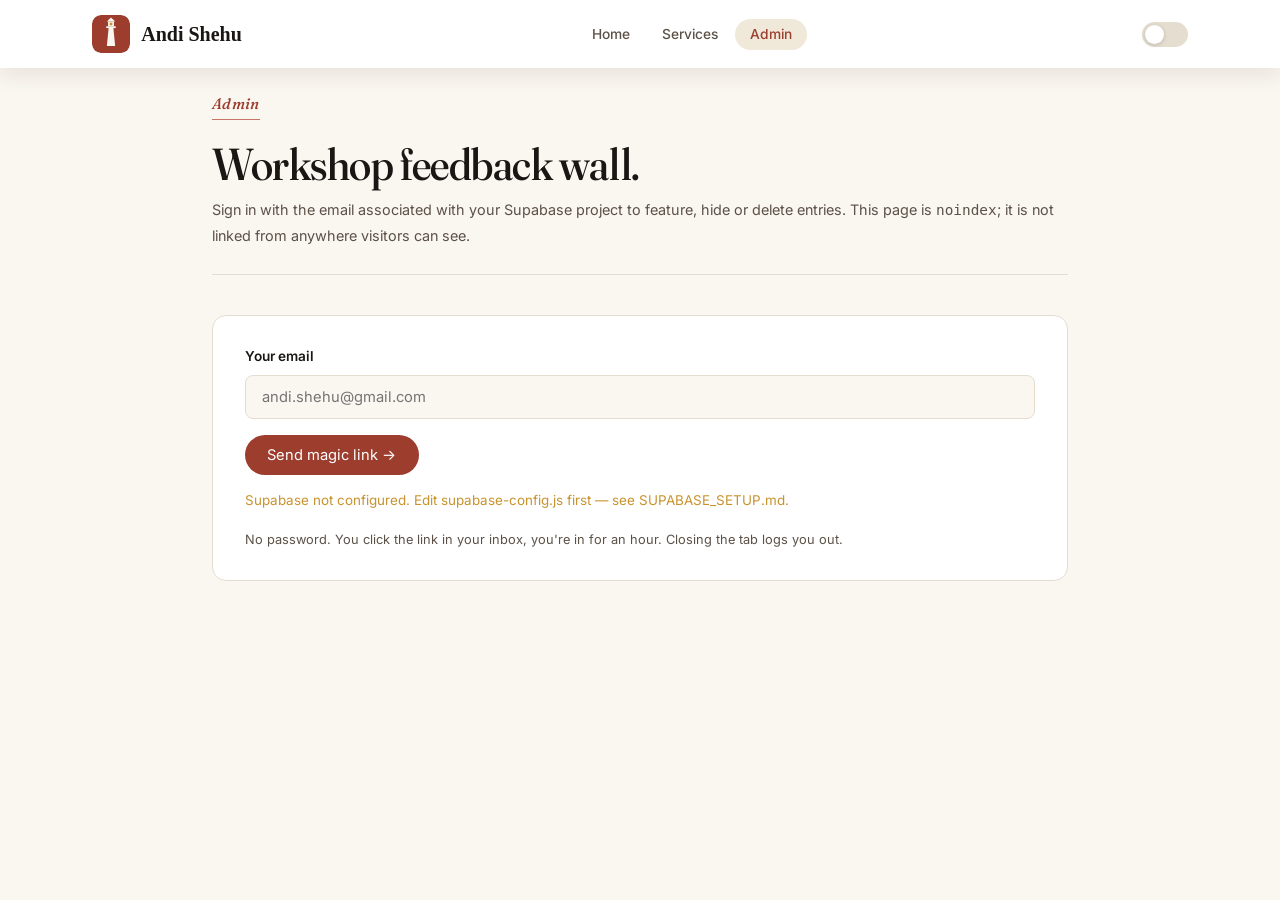
<file: admin.html>
<!DOCTYPE html>
<html lang="en" data-theme="light">
<head>
    <meta charset="UTF-8">
    <meta name="viewport" content="width=device-width, initial-scale=1.0">
    <title>Admin · Andi Shehu</title>
    <meta name="robots" content="noindex,nofollow">

    <link rel="preconnect" href="https://fonts.googleapis.com">
    <link rel="preconnect" href="https://fonts.gstatic.com" crossorigin>
    <link href="https://fonts.googleapis.com/css2?family=Fraunces:ital,opsz,wght,SOFT@0,9..144,300..700,30..100;1,9..144,300..700,30..100&family=Inter:wght@300;400;500;600&display=swap" rel="stylesheet">
    <link rel="stylesheet" href="styles.css">
    <link rel="icon" type="image/svg+xml" href="favicon.svg">

    <style>
    body { background: var(--bg); padding-top: 90px; padding-bottom: 5rem; }
    .admin-wrap { max-width: 920px; margin: 0 auto; padding: 0 2rem; }
    .admin-header {
        margin-bottom: 2.5rem; padding-bottom: 1.5rem; border-bottom: 1px solid var(--border);
    }
    .admin-header p { font-size: 0.9rem; margin-top: 0.5rem; }

    .auth-box, .admin-list { background: var(--surface); border: 1px solid var(--border); border-radius: var(--radius); padding: 1.8rem 2rem; }
    .auth-box label { display: block; font-size: 0.85rem; font-weight: 600; margin-bottom: 0.45rem; }
    .auth-box input { width: 100%; padding: 0.75rem 1rem; border: 1.5px solid var(--border); border-radius: var(--radius-sm); background: var(--bg); color: var(--text); font-size: 0.92rem; font-family: 'Inter', sans-serif; outline: none; }
    .auth-box input:focus { border-color: var(--primary); }
    .auth-box button { margin-top: 1rem; background: var(--primary); color: white; border: none; padding: 0.7rem 1.4rem; border-radius: var(--radius-full); font-family: 'Inter', sans-serif; font-size: 0.92rem; cursor: pointer; }
    .auth-box button:hover { background: var(--primary-dark); }
    .auth-status { margin-top: 0.85rem; font-size: 0.84rem; color: var(--text-muted); }
    .auth-status.ok { color: var(--secondary); }
    .auth-status.err { color: var(--accent); }

    .admin-row { display: flex; align-items: center; justify-content: space-between; gap: 1rem; padding: 1rem 0; border-bottom: 1px solid var(--border); }
    .admin-row:last-child { border-bottom: none; }
    .admin-row .info { flex: 1; min-width: 0; }
    .admin-row .info .body { font-family: 'Fraunces', Georgia, serif; font-size: 1rem; line-height: 1.55; color: var(--text); margin-bottom: 0.4rem; }
    .admin-row .info .meta { font-size: 0.78rem; color: var(--text-muted); }
    .admin-row .actions { display: flex; gap: 0.4rem; flex-shrink: 0; flex-wrap: wrap; justify-content: flex-end; }
    .admin-row button {
        font-size: 0.78rem; padding: 0.4rem 0.9rem;
        border: 1px solid var(--border); border-radius: var(--radius-full);
        background: var(--surface); color: var(--text-muted); cursor: pointer;
        transition: all var(--transition); font-family: 'Inter', sans-serif;
    }
    .admin-row button:hover { border-color: var(--primary); color: var(--primary); }
    .admin-row button.is-on { background: var(--primary); color: white; border-color: var(--primary); }
    .admin-row button.danger:hover { border-color: var(--accent); color: var(--accent); }

    .admin-filter { margin-bottom: 1rem; display: flex; gap: 0.4rem; flex-wrap: wrap; }
    .admin-filter button {
        font-size: 0.8rem; padding: 0.4rem 0.95rem;
        border: 1px solid var(--border); border-radius: var(--radius-full);
        background: var(--surface); color: var(--text-muted); cursor: pointer;
        font-family: 'Inter', sans-serif;
    }
    .admin-filter button.active { background: var(--primary); color: white; border-color: var(--primary); }

    .empty { text-align: center; padding: 2rem; color: var(--text-muted); font-style: italic; }
    </style>
</head>
<body>

<nav id="navbar" class="site-nav solid">
    <div class="nav-inner">
        <a href="index.html" class="nav-logo">
            <div class="nav-logo-mark"><svg viewBox="0 0 64 64" aria-hidden="true"><rect class="logo-bg" width="64" height="64" rx="14"/><g class="logo-tower"><path d="M 25 52 L 39 52 L 36 22 L 28 22 Z"/><rect x="24" y="19" width="16" height="3"/><rect x="27" y="11" width="10" height="8"/><path d="M 25 11 L 39 11 L 32 4 Z"/></g><circle class="logo-beacon" cx="32" cy="15" r="2.5"/></svg></div>
            <span class="nav-logo-text">Andi Shehu</span>
        </a>
        <ul class="nav-links">
            <li><a href="index.html">Home</a></li>
            <li><a href="services.html">Services</a></li>
            <li><a href="admin.html" class="active">Admin</a></li>
        </ul>
        <div class="nav-actions">
            <button class="theme-toggle" id="themeToggle" aria-label="Toggle dark mode">
                <span class="theme-icon sun">☀️</span>
                <span class="theme-icon moon">🌙</span>
            </button>
        </div>
    </div>
</nav>

<div class="admin-wrap">
    <div class="admin-header">
        <span class="section-label">Admin</span>
        <h1 style="font-size: clamp(2rem, 4vw, 2.8rem);">Workshop feedback wall.</h1>
        <p>Sign in with the email associated with your Supabase project to feature, hide or delete entries. This page is <code>noindex</code>; it is not linked from anywhere visitors can see.</p>
    </div>

    <!-- AUTH -->
    <div class="auth-box" id="authBox">
        <label for="adminEmail">Your email</label>
        <input type="email" id="adminEmail" placeholder="andi.shehu@gmail.com" autocomplete="email">
        <button id="sendLinkBtn" type="button">Send magic link →</button>
        <div class="auth-status" id="authStatus"></div>
        <p style="font-size:0.8rem;color:var(--text-muted);margin-top:1rem;">No password. You click the link in your inbox, you're in for an hour. Closing the tab logs you out.</p>
    </div>

    <!-- ADMIN PANEL -->
    <div id="adminPanel" hidden style="margin-top: 2rem;">
        <div class="admin-filter">
            <button data-filter="pending" class="active">Pending review (newest first)</button>
            <button data-filter="approved">Approved &amp; visible</button>
            <button data-filter="hidden">Hidden</button>
            <button data-filter="all">All</button>
        </div>

        <div class="admin-list" id="adminList">
            <div class="empty">Loading…</div>
        </div>

        <div style="margin-top:1.5rem;display:flex;justify-content:space-between;align-items:center;">
            <span id="adminUserEmail" style="font-size:0.82rem;color:var(--text-muted);"></span>
            <button id="signOutBtn" style="background:transparent;border:1px solid var(--border);padding:0.4rem 0.9rem;border-radius:var(--radius-full);font-family:'Inter',sans-serif;font-size:0.82rem;color:var(--text-muted);cursor:pointer;">Sign out</button>
        </div>
    </div>
</div>

<div class="toast" id="toast" role="status" aria-live="polite"></div>

<script src="app.js"></script>
<script src="supabase-config.js"></script>
<script>
/* Minimal Supabase Auth + Admin CRUD client.
   Uses GoTrue REST endpoints — no SDK needed. */
(function () {
    const cfg = window.SUPABASE_CONFIG || {};
    const isConfigured =
        cfg.url && cfg.anonKey &&
        !cfg.url.includes('YOUR_SUPABASE') &&
        !cfg.anonKey.includes('YOUR_SUPABASE');

    const $ = id => document.getElementById(id);
    const authBox    = $('authBox');
    const panel      = $('adminPanel');
    const list       = $('adminList');
    const statusEl   = $('authStatus');
    const sendBtn    = $('sendLinkBtn');
    const emailInput = $('adminEmail');
    const userEmail  = $('adminUserEmail');
    const signOutBtn = $('signOutBtn');

    if (!isConfigured) {
        statusEl.className = 'auth-status err';
        statusEl.textContent = 'Supabase not configured. Edit supabase-config.js first — see SUPABASE_SETUP.md.';
        sendBtn.disabled = true;
        return;
    }

    /* ---- token storage ---- */
    const SESSION_KEY = 'andi_admin_session';
    function getSession() {
        try { return JSON.parse(sessionStorage.getItem(SESSION_KEY) || 'null'); } catch { return null; }
    }
    function setSession(s) {
        if (s) sessionStorage.setItem(SESSION_KEY, JSON.stringify(s));
        else sessionStorage.removeItem(SESSION_KEY);
    }

    /* ---- handle magic link callback ---- */
    function parseHashTokens() {
        if (!location.hash.startsWith('#')) return null;
        const params = new URLSearchParams(location.hash.slice(1));
        const access_token = params.get('access_token');
        const refresh_token = params.get('refresh_token');
        const expires_in = parseInt(params.get('expires_in') || '3600', 10);
        if (!access_token) return null;
        return {
            access_token,
            refresh_token,
            expires_at: Date.now() + expires_in * 1000
        };
    }

    const hashSession = parseHashTokens();
    if (hashSession) {
        setSession(hashSession);
        history.replaceState(null, '', location.pathname); // clean URL
    }

    /* ---- magic-link send ---- */
    sendBtn.addEventListener('click', async () => {
        const email = (emailInput.value || '').trim();
        if (!email) { statusEl.className='auth-status err'; statusEl.textContent='Enter your email.'; return; }
        sendBtn.disabled = true;
        sendBtn.textContent = 'Sending…';
        statusEl.className = 'auth-status'; statusEl.textContent = '';
        try {
            const res = await fetch(`${cfg.url}/auth/v1/otp`, {
                method: 'POST',
                headers: { 'apikey': cfg.anonKey, 'Content-Type': 'application/json' },
                body: JSON.stringify({ email, options: { emailRedirectTo: location.href.split('#')[0] } })
            });
            if (!res.ok) { const t = await res.text(); throw new Error(t || `HTTP ${res.status}`); }
            statusEl.className = 'auth-status ok';
            statusEl.textContent = `Link sent. Check ${email} and click within 60 minutes.`;
        } catch (err) {
            statusEl.className = 'auth-status err';
            statusEl.textContent = `Couldn't send the link. ${err.message || ''}`;
        } finally {
            sendBtn.disabled = false;
            sendBtn.textContent = 'Send magic link →';
        }
    });

    signOutBtn.addEventListener('click', () => { setSession(null); location.reload(); });

    /* ---- show panel if logged in ---- */
    function authedHeaders(s) {
        return {
            'apikey': cfg.anonKey,
            'Authorization': `Bearer ${s.access_token}`,
            'Content-Type': 'application/json',
            'Prefer': 'return=representation'
        };
    }
    async function whoAmI(s) {
        const res = await fetch(`${cfg.url}/auth/v1/user`, {
            headers: { 'apikey': cfg.anonKey, 'Authorization': `Bearer ${s.access_token}` }
        });
        if (!res.ok) throw new Error('Session expired');
        return res.json();
    }

    let session = getSession();
    let allRows = [];
    let activeFilter = 'pending';

    function renderList() {
        let rows = allRows.slice();
        if (activeFilter === 'pending') {
            rows = rows.filter(r => r.approved && !r.featured);
        } else if (activeFilter === 'approved') {
            rows = rows.filter(r => r.approved);
        } else if (activeFilter === 'hidden') {
            rows = rows.filter(r => !r.approved);
        }
        if (!rows.length) {
            list.innerHTML = '<div class="empty">No entries match this filter.</div>';
            return;
        }
        const esc = s => String(s || '').replace(/&/g,'&amp;').replace(/</g,'&lt;').replace(/>/g,'&gt;');
        list.innerHTML = rows.map(r => `
            <div class="admin-row" data-id="${r.id}">
                <div class="info">
                    <div class="body">${esc(r.body)}</div>
                    <div class="meta">
                        <strong>${esc(r.name)}</strong>${r.role_org ? ' · ' + esc(r.role_org) : ''}${r.workshop ? ' · <em>'+esc(r.workshop)+'</em>' : ''}
                        <br>${new Date(r.created_at).toLocaleString()} · ${r.approved ? 'visible' : 'hidden'}${r.featured ? ' · ★ featured' : ''}
                    </div>
                </div>
                <div class="actions">
                    <button data-act="feature" class="${r.featured ? 'is-on' : ''}">${r.featured ? '★ Unfeature' : '☆ Feature'}</button>
                    <button data-act="toggle">${r.approved ? 'Hide' : 'Restore'}</button>
                    <button data-act="delete" class="danger">Delete</button>
                </div>
            </div>`).join('');
    }

    async function loadList() {
        const res = await fetch(`${cfg.url}/rest/v1/testimonials?select=*&order=created_at.desc`, {
            headers: { 'apikey': cfg.anonKey, 'Authorization': `Bearer ${session.access_token}` }
        });
        if (!res.ok) throw new Error(`Load failed: ${res.status}`);
        allRows = await res.json();
        renderList();
    }

    list.addEventListener('click', async (e) => {
        const btn = e.target.closest('button[data-act]');
        if (!btn) return;
        const row = btn.closest('.admin-row');
        const id  = row && row.dataset.id;
        if (!id) return;
        const act = btn.dataset.act;
        const target = allRows.find(r => r.id === id);
        if (!target) return;

        try {
            if (act === 'delete') {
                if (!confirm('Delete this note? This cannot be undone.')) return;
                const res = await fetch(`${cfg.url}/rest/v1/testimonials?id=eq.${id}`, {
                    method: 'DELETE',
                    headers: authedHeaders(session)
                });
                if (!res.ok) throw new Error('Delete failed');
                allRows = allRows.filter(r => r.id !== id);
                renderList();
                if (window.showToast) window.showToast('Deleted.');
                return;
            }
            let patch = {};
            if (act === 'feature') patch.featured = !target.featured;
            if (act === 'toggle')  patch.approved = !target.approved;

            const res = await fetch(`${cfg.url}/rest/v1/testimonials?id=eq.${id}`, {
                method: 'PATCH',
                headers: authedHeaders(session),
                body: JSON.stringify(patch)
            });
            if (!res.ok) throw new Error('Update failed');
            const [updated] = await res.json();
            Object.assign(target, updated);
            renderList();
        } catch (err) {
            alert(err.message || 'Action failed');
        }
    });

    document.querySelectorAll('.admin-filter button').forEach(b => {
        b.addEventListener('click', () => {
            document.querySelectorAll('.admin-filter button').forEach(x => x.classList.remove('active'));
            b.classList.add('active');
            activeFilter = b.dataset.filter;
            renderList();
        });
    });

    /* ---- boot ---- */
    (async function boot() {
        if (!session) return;
        try {
            const user = await whoAmI(session);
            userEmail.textContent = user.email || '';
            authBox.hidden = true;
            panel.hidden = false;
            await loadList();
        } catch (err) {
            setSession(null);
            statusEl.className = 'auth-status err';
            statusEl.textContent = 'Session expired. Send yourself a new link.';
        }
    })();
})();
</script>
</body>
</html>
</file>
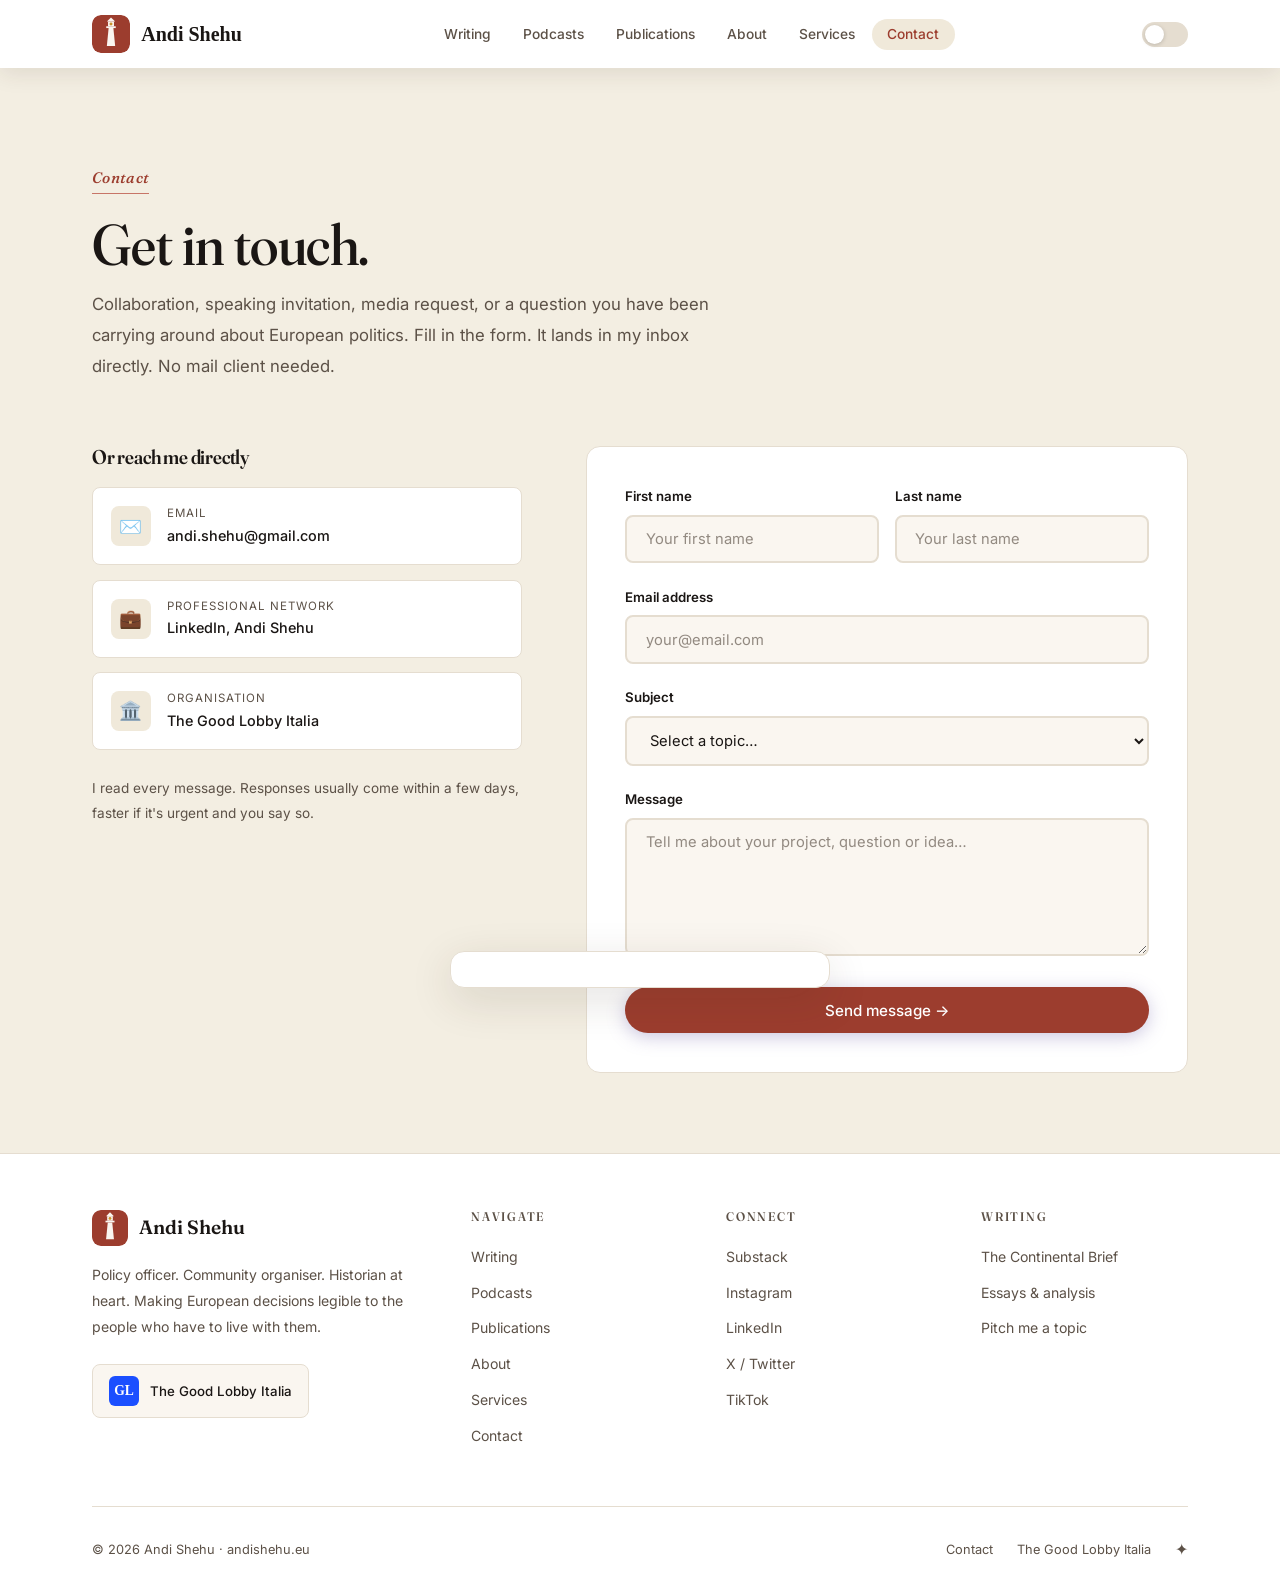
<file: contact.html>
<!DOCTYPE html>
<html lang="en" data-theme="light">
<head>
    <meta charset="UTF-8">
    <meta name="viewport" content="width=device-width, initial-scale=1.0">
    <title>Contact, Andi Shehu</title>
    <meta name="description" content="Get in touch, collaboration, speaking, media or community organising. One form, one inbox.">

    <link rel="preconnect" href="https://fonts.googleapis.com">
    <link rel="preconnect" href="https://fonts.gstatic.com" crossorigin>
    <link href="https://fonts.googleapis.com/css2?family=Fraunces:ital,opsz,wght,SOFT@0,9..144,300..700,30..100;1,9..144,300..700,30..100&family=Inter:wght@300;400;500;600&display=swap" rel="stylesheet">
    <link rel="stylesheet" href="styles.css">
    <link rel="icon" type="image/svg+xml" href="favicon.svg">

    <style>
    body { background: var(--bg-contact); }

    .contact-grid {
        display: grid; grid-template-columns: 1fr 1.4fr; gap: 4rem;
        align-items: start; margin-top: 1rem;
    }

    /* Form */
    .contact-form {
        background: var(--surface); border: 1px solid var(--border);
        border-radius: var(--radius); padding: 2.4rem;
    }
    .form-group { margin-bottom: 1.4rem; }
    .form-group label { display: block; font-size: 0.83rem; font-weight: 600; color: var(--text); margin-bottom: 0.45rem; }
    .form-control {
        width: 100%; padding: 0.82rem 1.15rem; border: 2px solid var(--border);
        border-radius: var(--radius-sm); background: var(--bg); color: var(--text);
        font-size: 0.92rem; font-family: 'Inter', sans-serif;
        transition: border-color var(--transition); outline: none; resize: vertical;
    }
    .form-control:focus { border-color: var(--primary); }
    .form-control::placeholder { color: var(--text-muted); opacity: 0.65; }
    .form-row { display: grid; grid-template-columns: 1fr 1fr; gap: 1rem; }
    .form-success { display: none; text-align: center; padding: 2rem; color: var(--secondary); }
    .form-success.show { display: block; }
    .form-success .success-emoji { font-size: 3rem; display: block; margin-bottom: 0.65rem; }
    .form-error {
        display: none; padding: 0.85rem 1rem; margin-bottom: 1rem;
        border-radius: var(--radius-sm); background: rgba(232,144,123,0.12);
        color: var(--accent); border: 1px solid var(--accent);
        font-size: 0.88rem;
    }
    .form-error.show { display: block; }

    /* Direct contact links */
    .contact-detail {
        display: flex; align-items: center; gap: 1rem;
        padding: 1rem 1.1rem; background: var(--surface); border: 1px solid var(--border);
        border-radius: var(--radius-sm); margin-bottom: 0.9rem;
        text-decoration: none; color: var(--text); transition: all var(--transition);
    }
    .contact-detail:hover { border-color: var(--primary); transform: translateX(5px); }
    .cd-icon  { width: 40px; height: 40px; background: var(--surface-alt); border-radius: var(--radius-sm); display: flex; align-items: center; justify-content: center; font-size: 1.15rem; flex-shrink: 0; }
    .cd-label { font-size: 0.72rem; color: var(--text-muted); text-transform: uppercase; letter-spacing: 0.09em; display: block; }
    .cd-value { font-size: 0.9rem; font-weight: 500; color: var(--text); display: block; }

    @media (max-width: 960px) {
        .contact-grid { grid-template-columns: 1fr; gap: 2.5rem; }
    }
    @media (max-width: 768px) {
        .form-row { grid-template-columns: 1fr; }
    }
    </style>
</head>
<body>

<!-- NAV -->
<nav id="navbar" class="site-nav solid">
    <div class="nav-inner">
        <a href="index.html" class="nav-logo">
            <div class="nav-logo-mark"><svg viewBox="0 0 64 64" aria-hidden="true"><rect class="logo-bg" width="64" height="64" rx="14"/><g class="logo-tower"><path d="M 25 52 L 39 52 L 36 22 L 28 22 Z"/><rect x="24" y="19" width="16" height="3"/><rect x="27" y="11" width="10" height="8"/><path d="M 25 11 L 39 11 L 32 4 Z"/></g><circle class="logo-beacon" cx="32" cy="15" r="2.5"/></svg></div>
            <span class="nav-logo-text">Andi Shehu</span>
        </a>
        <ul class="nav-links">
            <li><a href="writing.html">Writing</a></li>
            <li><a href="podcasts.html">Podcasts</a></li>
            <li><a href="publications.html">Publications</a></li>
            <li><a href="about.html">About</a></li>
            <li><a href="services.html">Services</a></li>
            <li><a href="contact.html">Contact</a></li>
        </ul>
        <div class="nav-actions">
            <button class="theme-toggle" id="themeToggle" aria-label="Toggle dark mode">
                <span class="theme-icon sun">☀️</span>
                <span class="theme-icon moon">🌙</span>
            </button>
            <button class="hamburger" id="hamburger" aria-label="Open menu">
                <span></span><span></span><span></span>
            </button>
        </div>
    </div>
</nav>
<div class="mobile-nav" id="mobileNav">
    <a href="writing.html">Writing</a>
    <a href="podcasts.html">Podcasts</a>
    <a href="publications.html">Publications</a>
    <a href="about.html">About</a>
    <a href="services.html">Services</a>
    <a href="contact.html">Contact</a>
</div>

<section class="has-nav-offset" style="padding-bottom:5rem;">
    <div class="container">
        <div class="page-intro fade-in">
            <span class="section-label">Contact</span>
            <h1>Get in touch.</h1>
            <p>Collaboration, speaking invitation, media request, or a question you have been carrying around about European politics. Fill in the form. It lands in my inbox directly. No mail client needed.</p>
        </div>

        <div class="contact-grid">
            <!-- Direct details -->
            <div class="fade-in">
                <h3 style="font-size:1.25rem; margin-bottom:1.2rem;">Or reach me directly</h3>
                <a href="mailto:andi.shehu@gmail.com" class="contact-detail">
                    <div class="cd-icon">✉️</div>
                    <div><span class="cd-label">Email</span><span class="cd-value">andi.shehu@gmail.com</span></div>
                </a>
                <a href="https://linkedin.com/in/inandishehu/" target="_blank" rel="noopener" class="contact-detail">
                    <div class="cd-icon">💼</div>
                    <div><span class="cd-label">Professional network</span><span class="cd-value">LinkedIn, Andi Shehu</span></div>
                </a>
                <a href="https://www.thegoodlobby.it/" target="_blank" rel="noopener" class="contact-detail">
                    <div class="cd-icon">🏛️</div>
                    <div><span class="cd-label">Organisation</span><span class="cd-value">The Good Lobby Italia</span></div>
                </a>

                <p style="margin-top:1.6rem; font-size:0.85rem;">
                    I read every message. Responses usually come within a few days, faster if it's urgent and you say so.
                </p>
            </div>

            <!-- Form -->
            <div class="fade-in">
                <!--
                    HOW TO ACTIVATE THIS FORM:
                    1) Sign up at https://formspree.io with andi.shehu@gmail.com
                    2) Create a new form, copy your form ID (looks like: xpzgkqyw)
                    3) Replace mykogvan below with that ID.
                    Free tier = 50 messages/month.
                -->
                <form class="contact-form" id="contactForm" action="https://formspree.io/f/mykogvan" method="POST">
                    <div class="form-error" id="formError"></div>

                    <div class="form-row">
                        <div class="form-group">
                            <label for="firstName">First name</label>
                            <input type="text" id="firstName" name="firstName" class="form-control" placeholder="Your first name" required>
                        </div>
                        <div class="form-group">
                            <label for="lastName">Last name</label>
                            <input type="text" id="lastName" name="lastName" class="form-control" placeholder="Your last name">
                        </div>
                    </div>
                    <div class="form-group">
                        <label for="email">Email address</label>
                        <input type="email" id="email" name="email" class="form-control" placeholder="your@email.com" required>
                    </div>
                    <div class="form-group">
                        <label for="subject">Subject</label>
                        <select id="subject" name="subject" class="form-control" style="cursor:pointer;appearance:auto;" required>
                            <option value="">Select a topic…</option>
                            <option>Collaboration or partnership</option>
                            <option>Speaking or workshop invitation</option>
                            <option>Media or press inquiry</option>
                            <option>Community organising consultation</option>
                            <option>Policy analysis request</option>
                            <option>Just saying hello 👋</option>
                        </select>
                    </div>
                    <div class="form-group">
                        <label for="message">Message</label>
                        <textarea id="message" name="message" class="form-control" rows="6" placeholder="Tell me about your project, question or idea…" required></textarea>
                    </div>
                    <!-- Honeypot anti-spam (hidden from humans) -->
                    <input type="text" name="_gotcha" style="display:none" tabindex="-1" autocomplete="off">
                    <button type="submit" class="btn btn-primary" id="submitBtn" style="width:100%; justify-content:center;">Send message →</button>
                </form>
                <div class="form-success" id="formSuccess">
                    <span class="success-emoji">🎉</span>
                    <h3 style="margin-bottom:0.4rem;">Message sent!</h3>
                    <p>Thanks for reaching out, I'll get back to you soon.</p>
                </div>
            </div>
        </div>
    </div>
</section>

<!-- FOOTER -->
<footer>
    <div class="container">
        <div class="footer-grid">
            <div class="footer-brand">
                <div style="display:flex;align-items:center;gap:0.7rem;">
                    <div class="nav-logo-mark" style="width:36px;height:36px;"><svg viewBox="0 0 64 64" aria-hidden="true"><rect class="logo-bg" width="64" height="64" rx="14"/><g class="logo-tower"><path d="M 25 52 L 39 52 L 36 22 L 28 22 Z"/><rect x="24" y="19" width="16" height="3"/><rect x="27" y="11" width="10" height="8"/><path d="M 25 11 L 39 11 L 32 4 Z"/></g><circle class="logo-beacon" cx="32" cy="15" r="2.5"/></svg></div>
                    <span style="font-family:'Fraunces','Cormorant Garamond',Georgia,serif;font-size:1.2rem;font-weight:600;color:var(--text);">Andi Shehu</span>
                </div>
                <p>Policy officer. Community organiser. Historian at heart. Making European decisions legible to the people who have to live with them.</p>
                <a href="https://www.thegoodlobby.it/" target="_blank" rel="noopener" class="tgl-badge">
                    <div class="tgl-logo">GL</div>The Good Lobby Italia
                </a>
            </div>
            <div class="footer-col"><h4>Navigate</h4><ul class="footer-links"><li><a href="writing.html">Writing</a></li><li><a href="podcasts.html">Podcasts</a></li><li><a href="publications.html">Publications</a></li><li><a href="about.html">About</a></li><li><a href="services.html">Services</a></li><li><a href="contact.html">Contact</a></li></ul></div>
            <div class="footer-col"><h4>Connect</h4><ul class="footer-links"><li><a href="https://substack.com/@shehuandi" target="_blank" rel="noopener">Substack</a></li><li><a href="https://www.instagram.com/sheh.andi/" target="_blank" rel="noopener">Instagram</a></li><li><a href="https://linkedin.com/in/inandishehu/" target="_blank" rel="noopener">LinkedIn</a></li><li><a href="https://x.com/AndShehu" target="_blank" rel="noopener">X / Twitter</a></li><li><a href="https://www.tiktok.com/@andishehu670" target="_blank" rel="noopener">TikTok</a></li></ul></div>
            <div class="footer-col"><h4>Writing</h4><ul class="footer-links"><li><a href="https://substack.com/@shehuandi" target="_blank" rel="noopener">The Continental Brief</a></li><li><a href="writing.html">Essays &amp; analysis</a></li><li><a href="contact.html">Pitch me a topic</a></li></ul></div>
        </div>
        <div class="footer-bottom">
            <p>© 2026 Andi Shehu · andishehu.eu</p>
            <div class="footer-links-row">
                <a href="contact.html">Contact</a>
                <a href="https://www.thegoodlobby.it/" target="_blank" rel="noopener">The Good Lobby Italia</a>
                <span class="easter-star">✦</span>
            </div>
        </div>
    </div>
</footer>

<div class="toast" id="toast" role="status" aria-live="polite"></div>

<script src="app.js"></script>
<script>
/* Contact form, submit via Formspree fetch (no page reload) */
(function () {
    const form = document.getElementById('contactForm');
    const success = document.getElementById('formSuccess');
    const errBox = document.getElementById('formError');
    const submitBtn = document.getElementById('submitBtn');
    if (!form) return;

    form.addEventListener('submit', async (e) => {
        e.preventDefault();
        errBox.classList.remove('show');

        const action = form.action;
        submitBtn.textContent = 'Sending…';
        submitBtn.disabled = true;

        try {
            const data = new FormData(form);
            const res = await fetch(action, {
                method: 'POST',
                body: data,
                headers: { 'Accept': 'application/json' }
            });
            if (res.ok) {
                form.style.display = 'none';
                success.classList.add('show');
                window.showToast('🎉 Message sent, thank you!');
            } else {
                const json = await res.json().catch(() => ({}));
                errBox.textContent = (json.errors && json.errors[0] && json.errors[0].message)
                    || 'Something went wrong sending the message. Please try again or email me directly.';
                errBox.classList.add('show');
            }
        } catch (err) {
            errBox.textContent = 'Network error. Please try again or email me directly at andi.shehu@gmail.com.';
            errBox.classList.add('show');
        } finally {
            submitBtn.textContent = 'Send message →';
            submitBtn.disabled = false;
        }
    });
})();
</script>

<!-- Cloudflare Web Analytics -->
<script defer src="https://static.cloudflareinsights.com/beacon.min.js" data-cf-beacon='{"token": "REPLACE_WITH_YOUR_CLOUDFLARE_TOKEN"}'></script>
<!-- End Cloudflare Web Analytics -->
</body>
</html>
                           
</file>
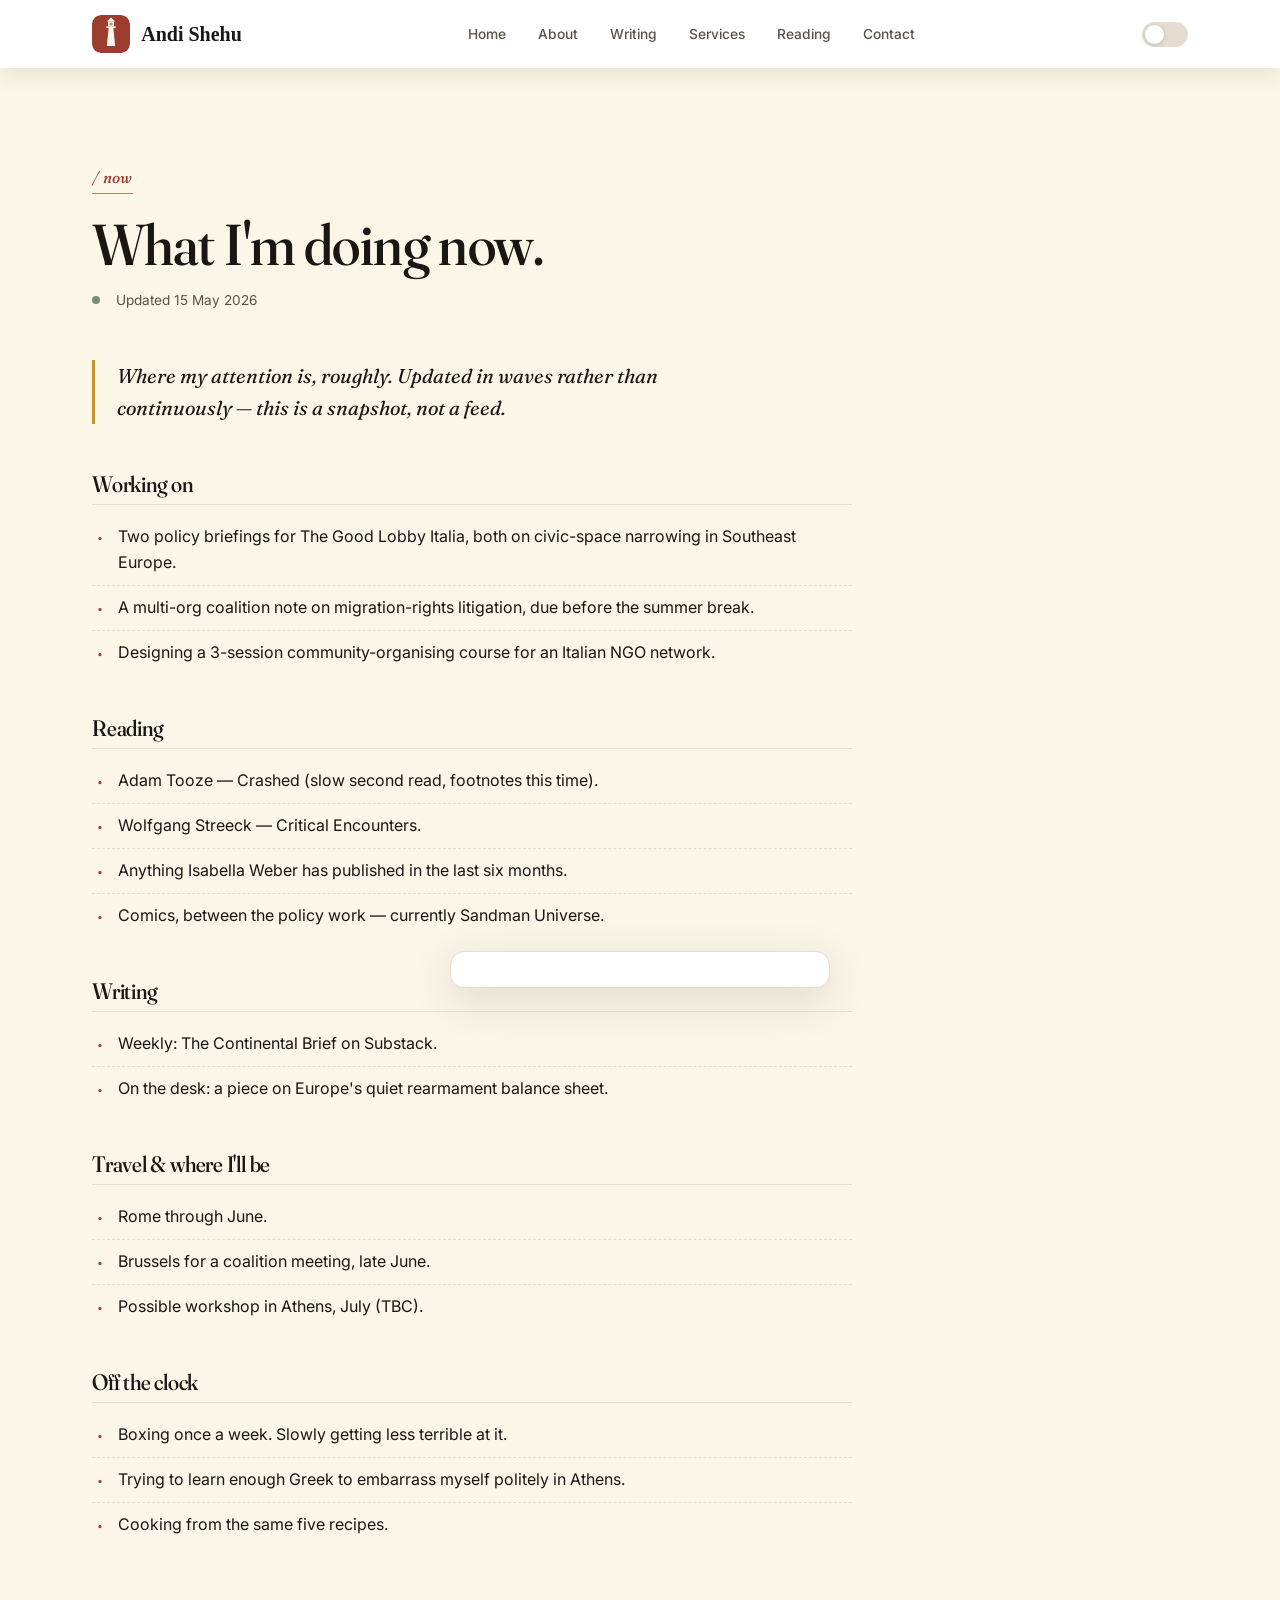
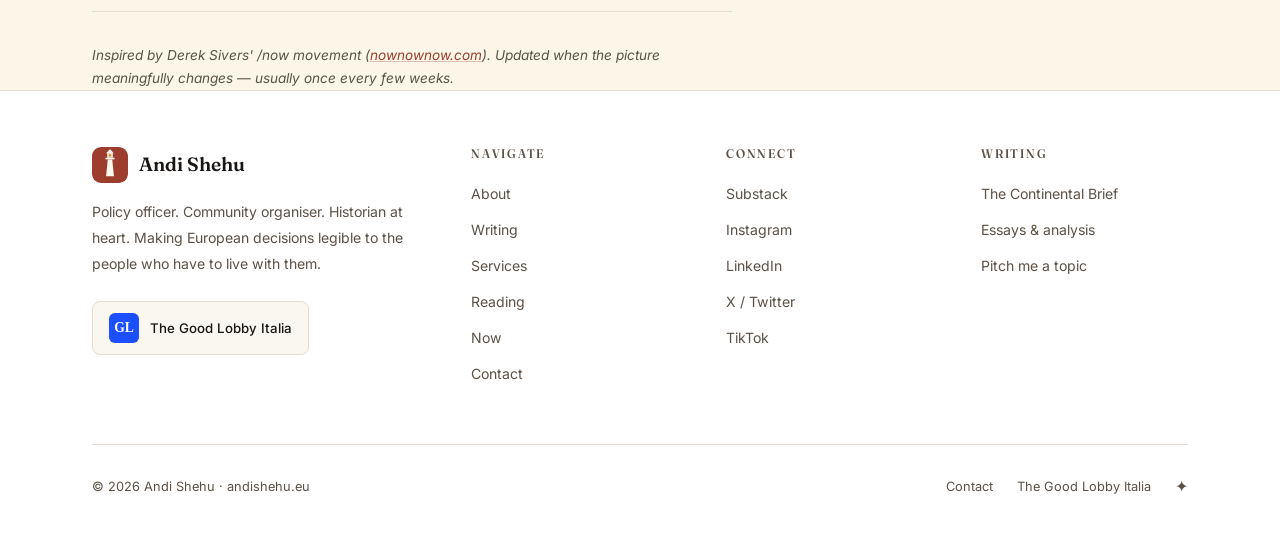
<file: now.html>
<!DOCTYPE html>
<html lang="en" data-theme="light">
<head>
    <meta charset="UTF-8">
    <meta name="viewport" content="width=device-width, initial-scale=1.0">
    <title>Now, Andi Shehu</title>
    <meta name="description" content="What I'm working on, reading, writing and travelling to. A /now page in the indie-web tradition.">

    <link rel="preconnect" href="https://fonts.googleapis.com">
    <link rel="preconnect" href="https://fonts.gstatic.com" crossorigin>
    <link href="https://fonts.googleapis.com/css2?family=Fraunces:ital,opsz,wght,SOFT@0,9..144,300..700,30..100;1,9..144,300..700,30..100&family=Inter:wght@300;400;500;600&display=swap" rel="stylesheet">
    <link rel="stylesheet" href="styles.css">
    <link rel="icon" type="image/svg+xml" href="favicon.svg">

    <style>
    body { background: var(--bg-reading); }

    .now-wrap { max-width: 760px; }

    .now-meta {
        display: flex; align-items: center; gap: 1rem; flex-wrap: wrap;
        font-size: 0.85rem; color: var(--text-muted);
        margin-bottom: 2rem;
    }
    .now-meta-dot {
        width: 8px; height: 8px; border-radius: 50%; background: var(--secondary);
        animation: pulse-dot 2.4s ease-in-out infinite;
    }
    @keyframes pulse-dot { 0%,100%{transform:scale(1);opacity:1;} 50%{transform:scale(1.4);opacity:0.6;} }

    .now-intro {
        font-family: 'Fraunces', 'Cormorant Garamond', Georgia, serif; font-style: italic;
        font-size: 1.25rem; line-height: 1.6;
        color: var(--text); margin-bottom: 3rem;
        max-width: 640px;
        border-left: 3px solid var(--accent);
        padding-left: 1.4rem;
    }

    .now-section { margin-bottom: 2.6rem; position: relative; }
    .now-section h2 {
        font-family: 'Fraunces', Georgia, serif;
        font-size: 1.4rem; font-weight: 500;
        color: var(--text); margin-bottom: 0.6rem;
        padding-bottom: 0.45rem;
        border-bottom: 1px solid var(--border);
    }
    .now-section ul {
        list-style: none; padding: 0; margin: 0;
    }
    .now-section li {
        padding: 0.55rem 0 0.55rem 1.6rem;
        position: relative;
        font-size: 1rem; line-height: 1.65;
        color: var(--text);
        border-bottom: 1px dashed var(--border);
    }
    .now-section li:last-child { border-bottom: none; }
    .now-section li::before {
        content: '·';
        position: absolute; left: 0.3rem; top: 0.55rem;
        color: var(--primary); font-weight: 700; font-size: 1.2rem;
    }

    .now-footnote {
        margin-top: 4rem; padding-top: 2rem;
        border-top: 1px solid var(--border);
        font-size: 0.85rem; color: var(--text-muted); font-style: italic;
        max-width: 640px;
    }
    .now-footnote a { color: var(--primary); text-decoration: underline; text-decoration-color: rgba(156,61,46,0.3); }
    .now-footnote a:hover { text-decoration-color: var(--primary); }

    .now-loading { padding: 4rem 0; text-align: center; color: var(--text-muted); font-style: italic; }
    </style>
</head>
<body>

<!-- NAV -->
<nav id="navbar" class="site-nav solid">
    <div class="nav-inner">
        <a href="index.html" class="nav-logo">
            <div class="nav-logo-mark"><svg viewBox="0 0 64 64" aria-hidden="true"><rect class="logo-bg" width="64" height="64" rx="14"/><g class="logo-tower"><path d="M 25 52 L 39 52 L 36 22 L 28 22 Z"/><rect x="24" y="19" width="16" height="3"/><rect x="27" y="11" width="10" height="8"/><path d="M 25 11 L 39 11 L 32 4 Z"/></g><circle class="logo-beacon" cx="32" cy="15" r="2.5"/></svg></div>
            <span class="nav-logo-text">Andi Shehu</span>
        </a>
        <ul class="nav-links">
            <li><a href="index.html">Home</a></li>
            <li><a href="about.html">About</a></li>
            <li><a href="writing.html">Writing</a></li>
            <li><a href="services.html">Services</a></li>
            <li><a href="reading.html">Reading</a></li>
            <li><a href="contact.html">Contact</a></li>
        </ul>
        <div class="nav-actions">
            <button class="theme-toggle" id="themeToggle" aria-label="Toggle dark mode">
                <span class="theme-icon sun">☀️</span>
                <span class="theme-icon moon">🌙</span>
            </button>
            <button class="hamburger" id="hamburger" aria-label="Open menu">
                <span></span><span></span><span></span>
            </button>
        </div>
    </div>
</nav>
<div class="mobile-nav" id="mobileNav">
    <a href="index.html">Home</a>
    <a href="about.html">About</a>
    <a href="writing.html">Writing</a>
    <a href="services.html">Services</a>
    <a href="reading.html">Reading</a>
    <a href="contact.html">Contact</a>
</div>

<section class="has-nav-offset">
    <div class="container">
        <div class="now-wrap">
            <div class="page-intro fade-in" style="padding-bottom:1rem;">
                <span class="section-label">/ now</span>
                <h1>What I'm doing now.</h1>
                <div class="now-meta">
                    <span class="now-meta-dot"></span>
                    <span id="nowLastUpdated">Updated recently</span>
                </div>
            </div>

            <div id="nowRoot" class="fade-in">
                <div class="now-loading">Loading…</div>
            </div>
        </div>
    </div>
</section>

<!-- FOOTER -->
<footer>
    <div class="container">
        <div class="footer-grid">
            <div class="footer-brand">
                <div style="display:flex;align-items:center;gap:0.7rem;">
                    <div class="nav-logo-mark" style="width:36px;height:36px;"><svg viewBox="0 0 64 64" aria-hidden="true"><rect class="logo-bg" width="64" height="64" rx="14"/><g class="logo-tower"><path d="M 25 52 L 39 52 L 36 22 L 28 22 Z"/><rect x="24" y="19" width="16" height="3"/><rect x="27" y="11" width="10" height="8"/><path d="M 25 11 L 39 11 L 32 4 Z"/></g><circle class="logo-beacon" cx="32" cy="15" r="2.5"/></svg></div>
                    <span style="font-family:'Fraunces','Cormorant Garamond',Georgia,serif;font-size:1.2rem;font-weight:600;color:var(--text);">Andi Shehu</span>
                </div>
                <p>Policy officer. Community organiser. Historian at heart. Making European decisions legible to the people who have to live with them.</p>
                <a href="https://www.thegoodlobby.it/" target="_blank" rel="noopener" class="tgl-badge">
                    <div class="tgl-logo">GL</div>The Good Lobby Italia
                </a>
            </div>
            <div class="footer-col"><h4>Navigate</h4><ul class="footer-links"><li><a href="about.html">About</a></li><li><a href="writing.html">Writing</a></li><li><a href="services.html">Services</a></li><li><a href="reading.html">Reading</a></li><li><a href="now.html">Now</a></li><li><a href="contact.html">Contact</a></li></ul></div>
            <div class="footer-col"><h4>Connect</h4><ul class="footer-links"><li><a href="https://substack.com/@shehuandi" target="_blank" rel="noopener">Substack</a></li><li><a href="https://www.instagram.com/sheh.andi/" target="_blank" rel="noopener">Instagram</a></li><li><a href="https://linkedin.com/in/inandishehu/" target="_blank" rel="noopener">LinkedIn</a></li><li><a href="https://x.com/AndShehu" target="_blank" rel="noopener">X / Twitter</a></li><li><a href="https://www.tiktok.com/@andishehu670" target="_blank" rel="noopener">TikTok</a></li></ul></div>
            <div class="footer-col"><h4>Writing</h4><ul class="footer-links"><li><a href="https://substack.com/@shehuandi" target="_blank" rel="noopener">The Continental Brief</a></li><li><a href="writing.html">Essays &amp; analysis</a></li><li><a href="contact.html">Pitch me a topic</a></li></ul></div>
        </div>
        <div class="footer-bottom">
            <p>© 2026 Andi Shehu · andishehu.eu</p>
            <div class="footer-links-row">
                <a href="contact.html">Contact</a>
                <a href="https://www.thegoodlobby.it/" target="_blank" rel="noopener">The Good Lobby Italia</a>
                <span class="easter-star">✦</span>
            </div>
        </div>
    </div>
</footer>

<div class="toast" id="toast" role="status" aria-live="polite"></div>

<script src="app.js"></script>
<script>
(async function () {
    const root = document.getElementById('nowRoot');
    const updatedEl = document.getElementById('nowLastUpdated');
    if (!root) return;
    const esc = s => String(s || '').replace(/&/g,'&amp;').replace(/</g,'&lt;').replace(/>/g,'&gt;');

    try {
        const res = await fetch('now.json');
        if (!res.ok) throw new Error('Could not load now.json');
        const data = await res.json();

        if (data.last_updated) {
            const d = new Date(data.last_updated);
            const niceDate = isNaN(d) ? data.last_updated :
                d.toLocaleDateString('en-GB', { day: 'numeric', month: 'long', year: 'numeric' });
            updatedEl.textContent = `Updated ${niceDate}`;
        }

        let html = '';
        if (data.intro) html += `<p class="now-intro">${esc(data.intro)}</p>`;

        (data.sections || []).forEach(sec => {
            const items = (sec.items || []).map(i => `<li>${esc(i)}</li>`).join('');
            html += `
                <section class="now-section">
                    <h2>${esc(sec.label)}</h2>
                    <ul>${items}</ul>
                </section>`;
        });

        if (data.footnote) {
            html += `<div class="now-footnote">${esc(data.footnote).replace(/(nownownow\.com)/, '<a href="https://nownownow.com" target="_blank" rel="noopener">$1</a>')}</div>`;
        }

        root.innerHTML = html;
    } catch (err) {
        console.error(err);
        root.innerHTML = `<div class="now-loading">Couldn't load the /now data.</div>`;
    }
})();
</script>
</body>
</html>
</file>
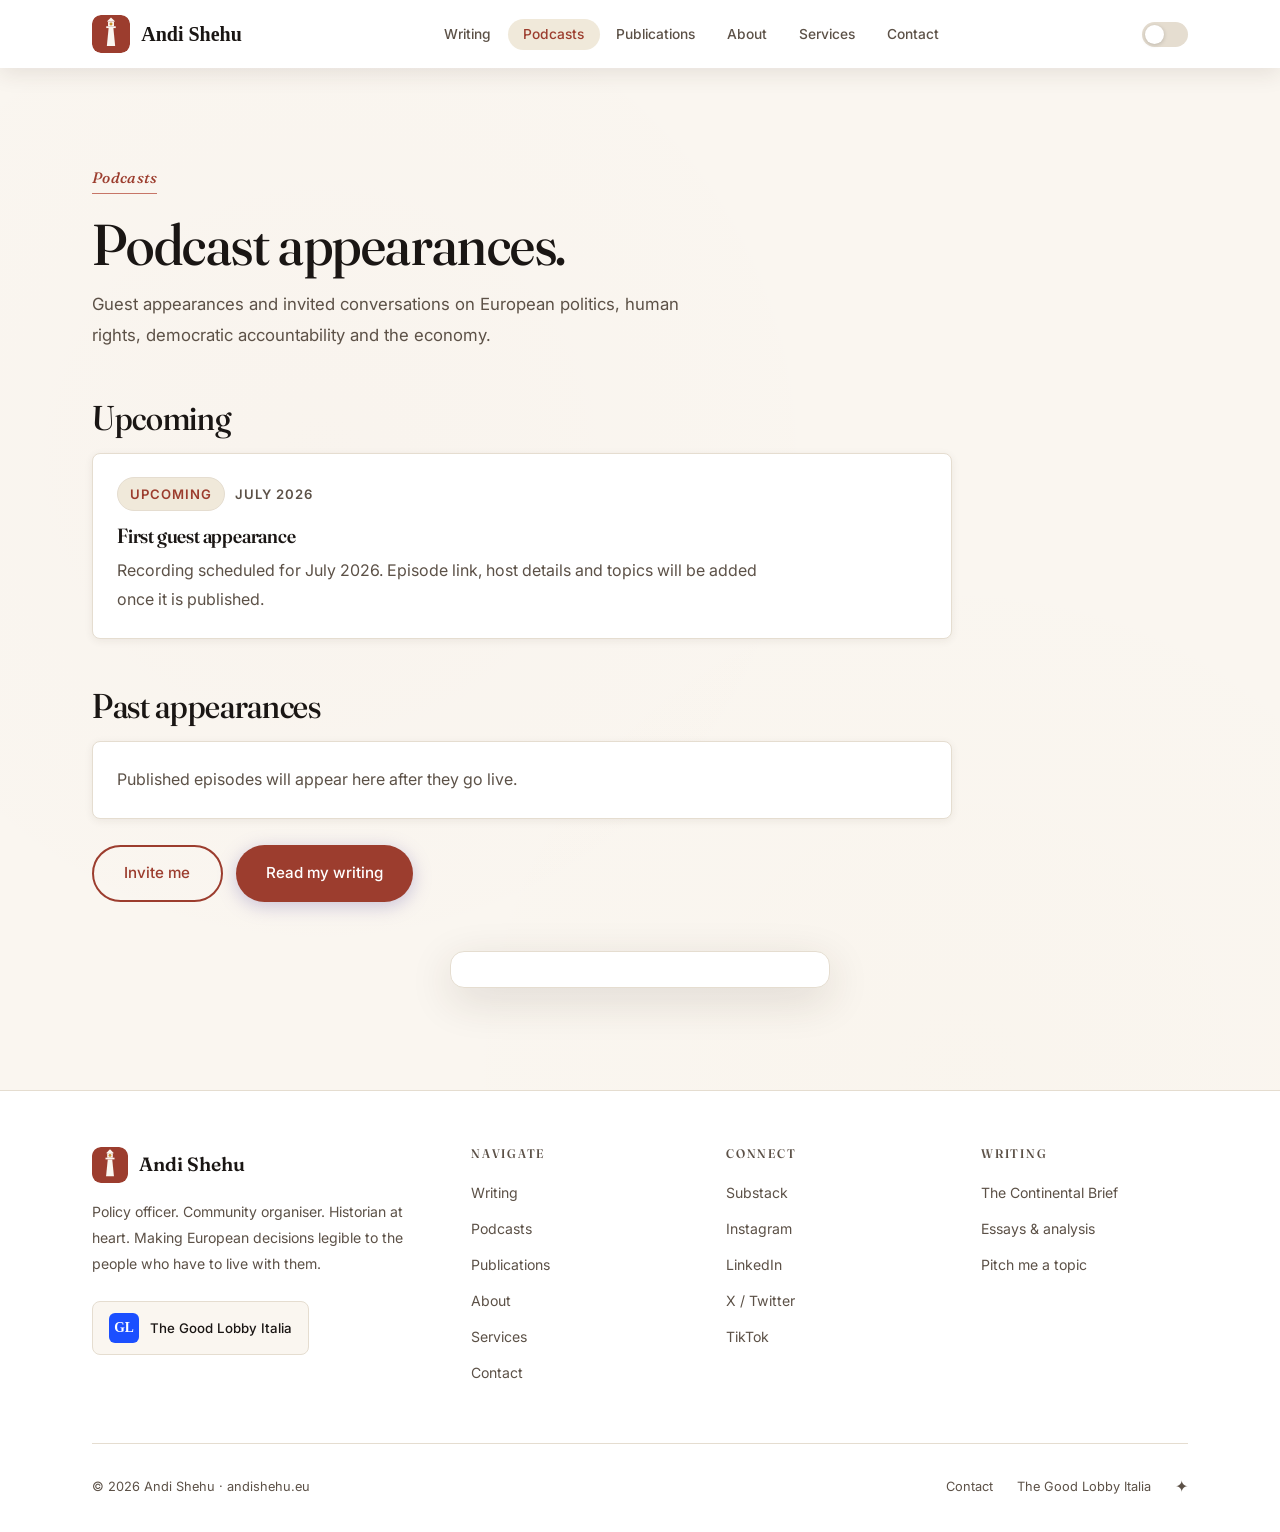
<file: podcasts.html>
<!DOCTYPE html>
<html lang="en" data-theme="light">
<head>
    <meta charset="UTF-8">
    <meta name="viewport" content="width=device-width, initial-scale=1.0">
    <title>Podcast Appearances, Andi Shehu</title>
    <meta name="description" content="Podcast appearances and invited conversations with Andi Shehu on European politics, human rights and democratic accountability.">
    <meta property="og:title" content="Podcast Appearances, Andi Shehu">
    <meta property="og:description" content="Podcast appearances and invited conversations with Andi Shehu on European politics, human rights and democratic accountability.">
    <meta property="og:url" content="https://andishehu.eu/podcasts.html">

    <link rel="preconnect" href="https://fonts.googleapis.com">
    <link rel="preconnect" href="https://fonts.gstatic.com" crossorigin>
    <link href="https://fonts.googleapis.com/css2?family=Fraunces:ital,opsz,wght,SOFT@0,9..144,300..700,30..100;1,9..144,300..700,30..100&family=Inter:wght@300;400;500;600&display=swap" rel="stylesheet">
    <link rel="stylesheet" href="styles.css">
    <link rel="icon" type="image/svg+xml" href="favicon.svg">

    <style>
    .page-shell { padding-bottom: 5rem; }
    .appearance-section { max-width: 860px; margin-bottom: 3rem; }
    .appearance-section h2 { font-size: clamp(1.55rem, 3vw, 2.15rem); margin-bottom: 1rem; }
    .appearance-list { display: grid; gap: 1rem; }
    .appearance-card,
    .empty-note {
        background: var(--surface); border: 1px solid var(--border);
        border-radius: var(--radius-sm); padding: 1.45rem 1.5rem;
        box-shadow: var(--shadow-sm);
    }
    .appearance-meta {
        display: flex; flex-wrap: wrap; gap: 0.6rem; align-items: center;
        margin-bottom: 0.9rem; color: var(--text-muted); font-size: 0.82rem;
        font-weight: 600; text-transform: uppercase; letter-spacing: 0.08em;
    }
    .status-pill {
        background: var(--surface-alt); border: 1px solid var(--border);
        border-radius: var(--radius-full); padding: 0.3rem 0.75rem;
        color: var(--primary);
    }
    .appearance-card h3 { font-size: 1.28rem; margin-bottom: 0.5rem; }
    .appearance-card p,
    .empty-note p { margin-bottom: 0; max-width: 680px; }
    .appearance-actions { display: flex; flex-wrap: wrap; gap: 0.8rem; margin-top: 1.6rem; }
    @media (max-width: 640px) {
        .appearance-card,
        .empty-note { padding: 1.25rem; }
        .appearance-actions .btn { width: 100%; justify-content: center; }
    }
    </style>
</head>
<body>

<!-- NAV -->
<nav id="navbar" class="site-nav solid">
    <div class="nav-inner">
        <a href="index.html" class="nav-logo">
            <div class="nav-logo-mark"><svg viewBox="0 0 64 64" aria-hidden="true"><rect class="logo-bg" width="64" height="64" rx="14"/><g class="logo-tower"><path d="M 25 52 L 39 52 L 36 22 L 28 22 Z"/><rect x="24" y="19" width="16" height="3"/><rect x="27" y="11" width="10" height="8"/><path d="M 25 11 L 39 11 L 32 4 Z"/></g><circle class="logo-beacon" cx="32" cy="15" r="2.5"/></svg></div>
            <span class="nav-logo-text">Andi Shehu</span>
        </a>
        <ul class="nav-links">
            <li><a href="writing.html">Writing</a></li>
            <li><a href="podcasts.html">Podcasts</a></li>
            <li><a href="publications.html">Publications</a></li>
            <li><a href="about.html">About</a></li>
            <li><a href="services.html">Services</a></li>
            <li><a href="contact.html">Contact</a></li>
        </ul>
        <div class="nav-actions">
            <button class="theme-toggle" id="themeToggle" aria-label="Toggle dark mode">
                <span class="theme-icon sun">&#9728;</span>
                <span class="theme-icon moon">&#9790;</span>
            </button>
            <button class="hamburger" id="hamburger" aria-label="Open menu">
                <span></span><span></span><span></span>
            </button>
        </div>
    </div>
</nav>
<div class="mobile-nav" id="mobileNav">
    <a href="writing.html">Writing</a>
    <a href="podcasts.html">Podcasts</a>
    <a href="publications.html">Publications</a>
    <a href="about.html">About</a>
    <a href="services.html">Services</a>
    <a href="contact.html">Contact</a>
</div>

<main class="has-nav-offset page-shell">
    <section class="page-intro">
        <div class="container">
            <span class="section-label fade-in">Podcasts</span>
            <h1 class="fade-in">Podcast appearances.</h1>
            <p class="fade-in">
                Guest appearances and invited conversations on European politics, human rights,
                democratic accountability and the economy.
            </p>
        </div>
    </section>

    <section class="section-sm" style="padding-top:0;">
        <div class="container">
            <div class="appearance-section fade-in">
                <h2>Upcoming</h2>
                <div class="appearance-list">
                    <article class="appearance-card">
                        <div class="appearance-meta">
                            <span class="status-pill">Upcoming</span>
                            <span>July 2026</span>
                        </div>
                        <h3>First guest appearance</h3>
                        <p>Recording scheduled for July 2026. Episode link, host details and topics will be added once it is published.</p>
                    </article>
                </div>
            </div>

            <div class="appearance-section fade-in">
                <h2>Past appearances</h2>
                <div class="empty-note">
                    <p>Published episodes will appear here after they go live.</p>
                </div>
                <div class="appearance-actions">
                    <a href="contact.html" class="btn btn-outline">Invite me</a>
                    <a href="writing.html" class="btn btn-primary">Read my writing</a>
                </div>
            </div>
        </div>
    </section>
</main>

<!-- FOOTER -->
<footer>
    <div class="container">
        <div class="footer-grid">
            <div class="footer-brand">
                <div style="display:flex;align-items:center;gap:0.7rem;">
                    <div class="nav-logo-mark" style="width:36px;height:36px;"><svg viewBox="0 0 64 64" aria-hidden="true"><rect class="logo-bg" width="64" height="64" rx="14"/><g class="logo-tower"><path d="M 25 52 L 39 52 L 36 22 L 28 22 Z"/><rect x="24" y="19" width="16" height="3"/><rect x="27" y="11" width="10" height="8"/><path d="M 25 11 L 39 11 L 32 4 Z"/></g><circle class="logo-beacon" cx="32" cy="15" r="2.5"/></svg></div>
                    <span style="font-family:'Fraunces','Cormorant Garamond',Georgia,serif;font-size:1.2rem;font-weight:600;color:var(--text);">Andi Shehu</span>
                </div>
                <p>Policy officer. Community organiser. Historian at heart. Making European decisions legible to the people who have to live with them.</p>
                <a href="https://www.thegoodlobby.it/" target="_blank" rel="noopener" class="tgl-badge">
                    <div class="tgl-logo">GL</div>The Good Lobby Italia
                </a>
            </div>
            <div class="footer-col"><h4>Navigate</h4><ul class="footer-links"><li><a href="writing.html">Writing</a></li><li><a href="podcasts.html">Podcasts</a></li><li><a href="publications.html">Publications</a></li><li><a href="about.html">About</a></li><li><a href="services.html">Services</a></li><li><a href="contact.html">Contact</a></li></ul></div>
            <div class="footer-col"><h4>Connect</h4><ul class="footer-links"><li><a href="https://substack.com/@shehuandi" target="_blank" rel="noopener">Substack</a></li><li><a href="https://www.instagram.com/sheh.andi/" target="_blank" rel="noopener">Instagram</a></li><li><a href="https://linkedin.com/in/inandishehu/" target="_blank" rel="noopener">LinkedIn</a></li><li><a href="https://x.com/AndShehu" target="_blank" rel="noopener">X / Twitter</a></li><li><a href="https://www.tiktok.com/@andishehu670" target="_blank" rel="noopener">TikTok</a></li></ul></div>
            <div class="footer-col"><h4>Writing</h4><ul class="footer-links"><li><a href="https://substack.com/@shehuandi" target="_blank" rel="noopener">The Continental Brief</a></li><li><a href="writing.html">Essays &amp; analysis</a></li><li><a href="contact.html">Pitch me a topic</a></li></ul></div>
        </div>
        <div class="footer-bottom">
            <p>&copy; 2026 Andi Shehu &middot; andishehu.eu</p>
            <div class="footer-links-row">
                <a href="contact.html">Contact</a>
                <a href="https://www.thegoodlobby.it/" target="_blank" rel="noopener">The Good Lobby Italia</a>
                <span class="easter-star">&#10022;</span>
            </div>
        </div>
    </div>
</footer>

<div class="toast" id="toast" role="status" aria-live="polite"></div>

<script src="app.js"></script>

<!-- Cloudflare Web Analytics -->
<script defer src="https://static.cloudflareinsights.com/beacon.min.js" data-cf-beacon='{"token": "REPLACE_WITH_YOUR_CLOUDFLARE_TOKEN"}'></script>
<!-- End Cloudflare Web Analytics -->
</body>
</html>
</file>
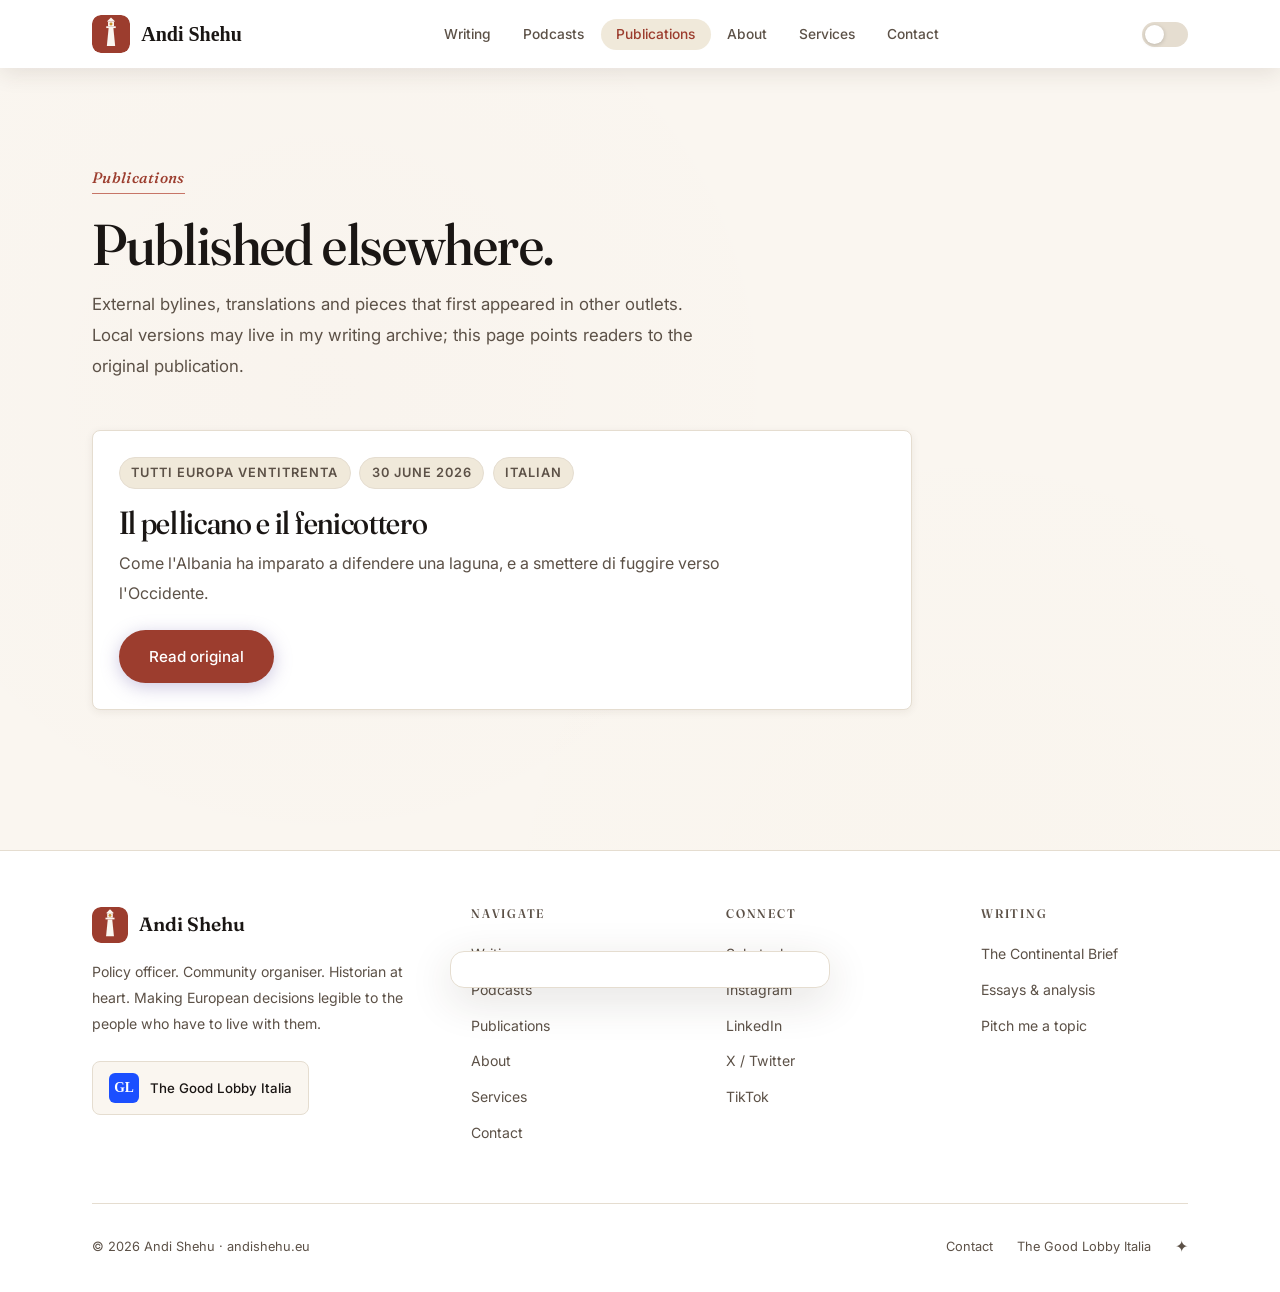
<file: publications.html>
<!DOCTYPE html>
<html lang="en" data-theme="light">
<head>
    <meta charset="UTF-8">
    <meta name="viewport" content="width=device-width, initial-scale=1.0">
    <title>Publications, Andi Shehu</title>
    <meta name="description" content="External bylines, translations and essays by Andi Shehu published in other outlets.">
    <meta property="og:title" content="Publications, Andi Shehu">
    <meta property="og:description" content="External bylines, translations and essays by Andi Shehu published in other outlets.">
    <meta property="og:url" content="https://andishehu.eu/publications.html">

    <link rel="preconnect" href="https://fonts.googleapis.com">
    <link rel="preconnect" href="https://fonts.gstatic.com" crossorigin>
    <link href="https://fonts.googleapis.com/css2?family=Fraunces:ital,opsz,wght,SOFT@0,9..144,300..700,30..100;1,9..144,300..700,30..100&family=Inter:wght@300;400;500;600&display=swap" rel="stylesheet">
    <link rel="stylesheet" href="styles.css">
    <link rel="icon" type="image/svg+xml" href="favicon.svg">

    <style>
    .page-shell { padding-bottom: 5rem; }
    .publication-list { max-width: 820px; display: grid; gap: 1.2rem; }
    .publication-card {
        background: var(--surface); border: 1px solid var(--border);
        border-radius: var(--radius-sm); padding: 1.6rem;
        box-shadow: var(--shadow-sm);
    }
    .publication-meta {
        display: flex; flex-wrap: wrap; gap: 0.55rem; margin-bottom: 1rem;
        color: var(--text-muted); font-size: 0.8rem; font-weight: 600;
        text-transform: uppercase; letter-spacing: 0.08em;
    }
    .publication-meta span {
        background: var(--surface-alt); border: 1px solid var(--border);
        border-radius: var(--radius-full); padding: 0.28rem 0.7rem;
    }
    .publication-card h2 { font-size: clamp(1.45rem, 3vw, 2rem); margin-bottom: 0.55rem; }
    .publication-card p { max-width: 680px; margin-bottom: 1.35rem; }
    .publication-actions { display: flex; flex-wrap: wrap; gap: 0.8rem; }
    @media (max-width: 640px) {
        .publication-card { padding: 1.25rem; }
        .publication-actions .btn { width: 100%; justify-content: center; }
    }
    </style>
</head>
<body>

<!-- NAV -->
<nav id="navbar" class="site-nav solid">
    <div class="nav-inner">
        <a href="index.html" class="nav-logo">
            <div class="nav-logo-mark"><svg viewBox="0 0 64 64" aria-hidden="true"><rect class="logo-bg" width="64" height="64" rx="14"/><g class="logo-tower"><path d="M 25 52 L 39 52 L 36 22 L 28 22 Z"/><rect x="24" y="19" width="16" height="3"/><rect x="27" y="11" width="10" height="8"/><path d="M 25 11 L 39 11 L 32 4 Z"/></g><circle class="logo-beacon" cx="32" cy="15" r="2.5"/></svg></div>
            <span class="nav-logo-text">Andi Shehu</span>
        </a>
        <ul class="nav-links">
            <li><a href="writing.html">Writing</a></li>
            <li><a href="podcasts.html">Podcasts</a></li>
            <li><a href="publications.html">Publications</a></li>
            <li><a href="about.html">About</a></li>
            <li><a href="services.html">Services</a></li>
            <li><a href="contact.html">Contact</a></li>
        </ul>
        <div class="nav-actions">
            <button class="theme-toggle" id="themeToggle" aria-label="Toggle dark mode">
                <span class="theme-icon sun">&#9728;</span>
                <span class="theme-icon moon">&#9790;</span>
            </button>
            <button class="hamburger" id="hamburger" aria-label="Open menu">
                <span></span><span></span><span></span>
            </button>
        </div>
    </div>
</nav>
<div class="mobile-nav" id="mobileNav">
    <a href="writing.html">Writing</a>
    <a href="podcasts.html">Podcasts</a>
    <a href="publications.html">Publications</a>
    <a href="about.html">About</a>
    <a href="services.html">Services</a>
    <a href="contact.html">Contact</a>
</div>

<main class="has-nav-offset page-shell">
    <section class="page-intro">
        <div class="container">
            <span class="section-label fade-in">Publications</span>
            <h1 class="fade-in">Published elsewhere.</h1>
            <p class="fade-in">
                External bylines, translations and pieces that first appeared in other outlets.
                Local versions may live in my writing archive; this page points readers to the original publication.
            </p>
        </div>
    </section>

    <section class="section-sm" style="padding-top:0;">
        <div class="container">
            <div class="publication-list">
                <article class="publication-card fade-in">
                    <div class="publication-meta">
                        <span>Tutti Europa Ventitrenta</span>
                        <span>30 June 2026</span>
                        <span>Italian</span>
                    </div>
                    <h2>Il pellicano e il fenicottero</h2>
                    <p>Come l'Albania ha imparato a difendere una laguna, e a smettere di fuggire verso l'Occidente.</p>
                    <div class="publication-actions">
                        <a class="btn btn-primary" href="https://tuttieuropaventitrenta.eu/2026/06/30/albania-il-pellicano-e-il-fenicottero/" target="_blank" rel="noopener">Read original</a>
                    </div>
                </article>
            </div>
        </div>
    </section>
</main>

<!-- FOOTER -->
<footer>
    <div class="container">
        <div class="footer-grid">
            <div class="footer-brand">
                <div style="display:flex;align-items:center;gap:0.7rem;">
                    <div class="nav-logo-mark" style="width:36px;height:36px;"><svg viewBox="0 0 64 64" aria-hidden="true"><rect class="logo-bg" width="64" height="64" rx="14"/><g class="logo-tower"><path d="M 25 52 L 39 52 L 36 22 L 28 22 Z"/><rect x="24" y="19" width="16" height="3"/><rect x="27" y="11" width="10" height="8"/><path d="M 25 11 L 39 11 L 32 4 Z"/></g><circle class="logo-beacon" cx="32" cy="15" r="2.5"/></svg></div>
                    <span style="font-family:'Fraunces','Cormorant Garamond',Georgia,serif;font-size:1.2rem;font-weight:600;color:var(--text);">Andi Shehu</span>
                </div>
                <p>Policy officer. Community organiser. Historian at heart. Making European decisions legible to the people who have to live with them.</p>
                <a href="https://www.thegoodlobby.it/" target="_blank" rel="noopener" class="tgl-badge">
                    <div class="tgl-logo">GL</div>The Good Lobby Italia
                </a>
            </div>
            <div class="footer-col"><h4>Navigate</h4><ul class="footer-links"><li><a href="writing.html">Writing</a></li><li><a href="podcasts.html">Podcasts</a></li><li><a href="publications.html">Publications</a></li><li><a href="about.html">About</a></li><li><a href="services.html">Services</a></li><li><a href="contact.html">Contact</a></li></ul></div>
            <div class="footer-col"><h4>Connect</h4><ul class="footer-links"><li><a href="https://substack.com/@shehuandi" target="_blank" rel="noopener">Substack</a></li><li><a href="https://www.instagram.com/sheh.andi/" target="_blank" rel="noopener">Instagram</a></li><li><a href="https://linkedin.com/in/inandishehu/" target="_blank" rel="noopener">LinkedIn</a></li><li><a href="https://x.com/AndShehu" target="_blank" rel="noopener">X / Twitter</a></li><li><a href="https://www.tiktok.com/@andishehu670" target="_blank" rel="noopener">TikTok</a></li></ul></div>
            <div class="footer-col"><h4>Writing</h4><ul class="footer-links"><li><a href="https://substack.com/@shehuandi" target="_blank" rel="noopener">The Continental Brief</a></li><li><a href="writing.html">Essays &amp; analysis</a></li><li><a href="contact.html">Pitch me a topic</a></li></ul></div>
        </div>
        <div class="footer-bottom">
            <p>&copy; 2026 Andi Shehu &middot; andishehu.eu</p>
            <div class="footer-links-row">
                <a href="contact.html">Contact</a>
                <a href="https://www.thegoodlobby.it/" target="_blank" rel="noopener">The Good Lobby Italia</a>
                <span class="easter-star">&#10022;</span>
            </div>
        </div>
    </div>
</footer>

<div class="toast" id="toast" role="status" aria-live="polite"></div>

<script src="app.js"></script>

<!-- Cloudflare Web Analytics -->
<script defer src="https://static.cloudflareinsights.com/beacon.min.js" data-cf-beacon='{"token": "REPLACE_WITH_YOUR_CLOUDFLARE_TOKEN"}'></script>
<!-- End Cloudflare Web Analytics -->
</body>
</html>
</file>
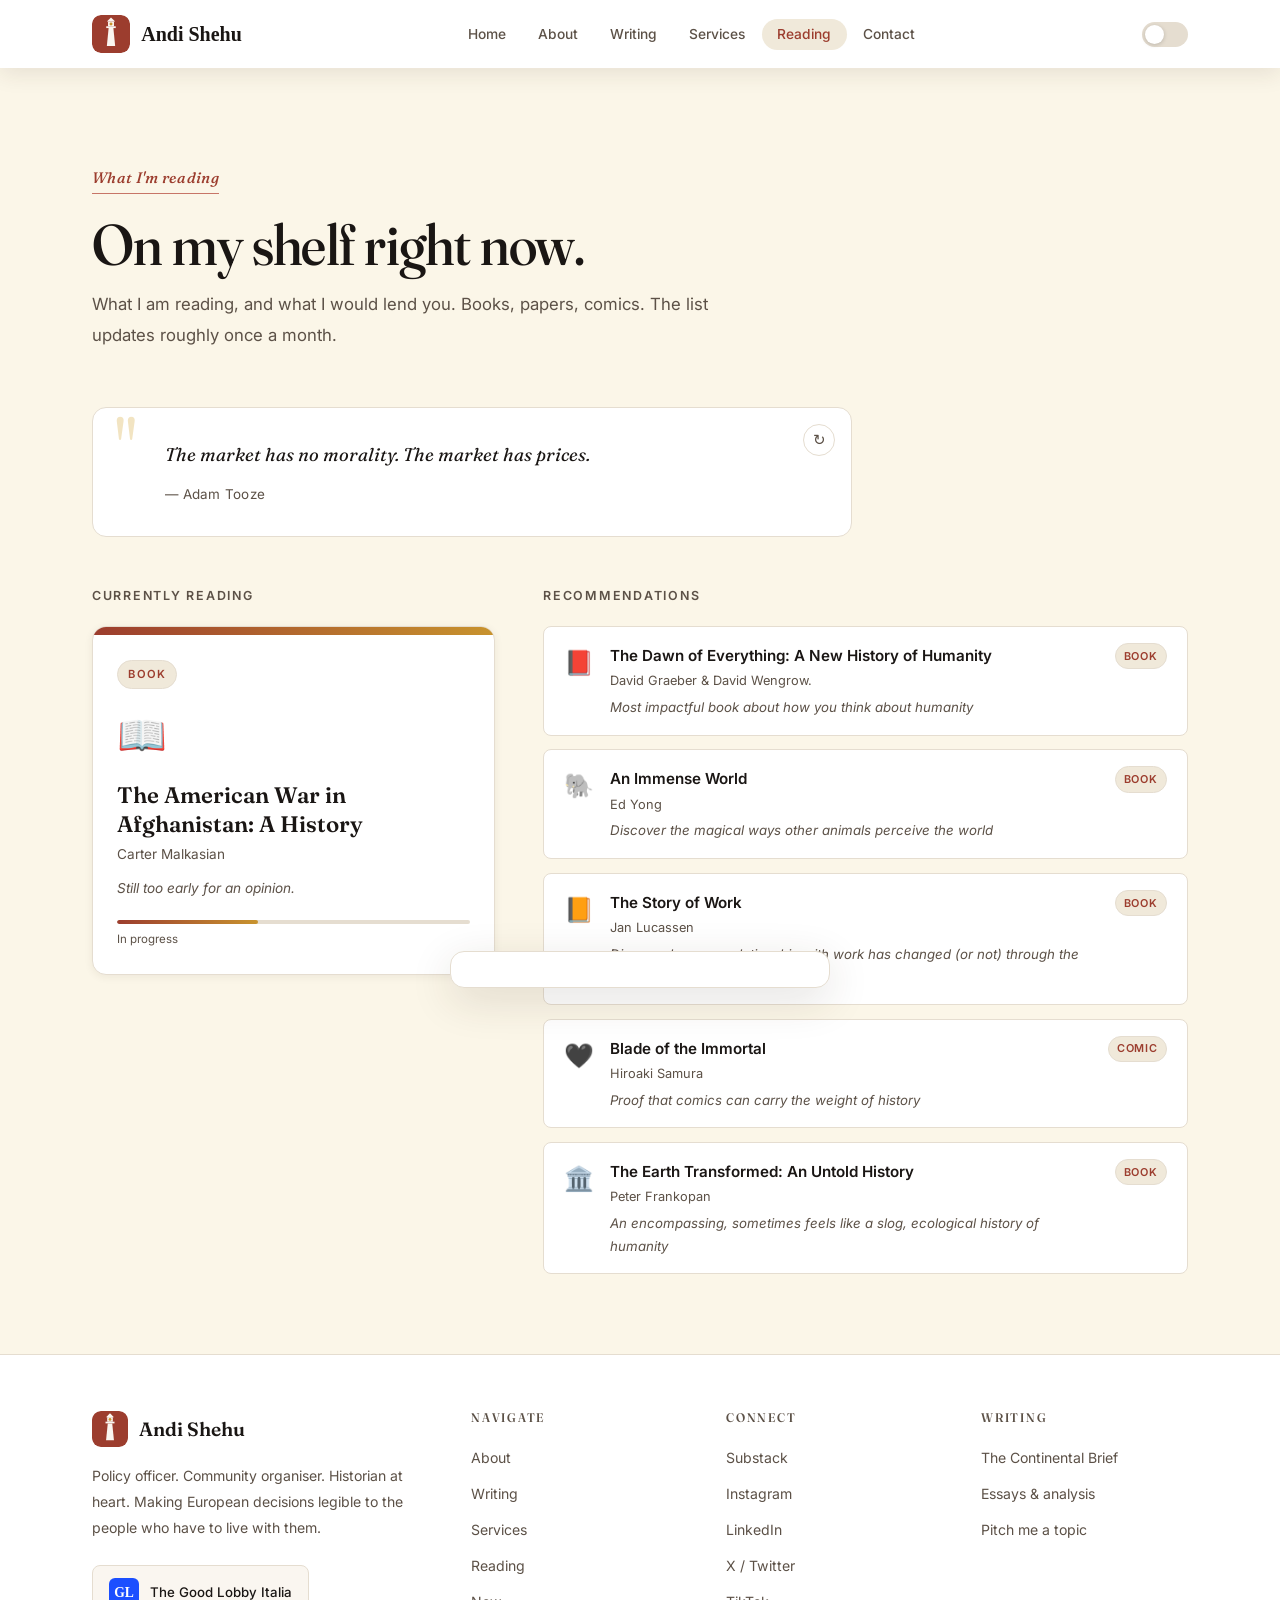
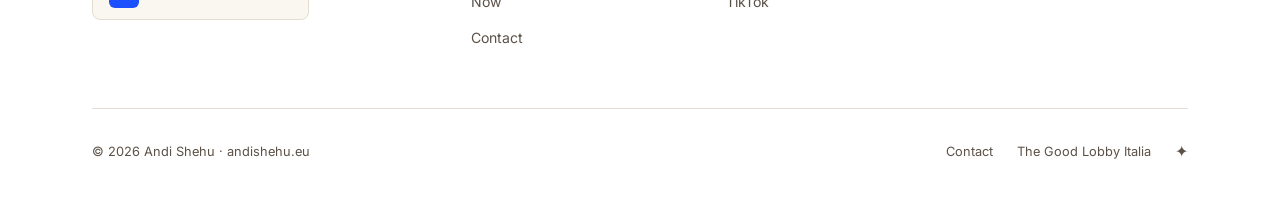
<file: reading.html>
<!DOCTYPE html>
<html lang="en" data-theme="light">
<head>
    <meta charset="UTF-8">
    <meta name="viewport" content="width=device-width, initial-scale=1.0">
    <title>Reading, Andi Shehu</title>
    <meta name="description" content="What's currently on my shelf, books, articles and comics shaping how I think. Recommendations included.">

    <link rel="preconnect" href="https://fonts.googleapis.com">
    <link rel="preconnect" href="https://fonts.gstatic.com" crossorigin>
    <link href="https://fonts.googleapis.com/css2?family=Fraunces:ital,opsz,wght,SOFT@0,9..144,300..700,30..100;1,9..144,300..700,30..100&family=Inter:wght@300;400;500;600&display=swap" rel="stylesheet">
    <link rel="stylesheet" href="styles.css">
    <link rel="icon" type="image/svg+xml" href="favicon.svg">

    <style>
    body { background: var(--bg-reading); }

    .reading-cols { display: grid; grid-template-columns: 1fr 1.6fr; gap: 3rem; align-items: start; margin-top: 1rem; }
    .recs-label {
        font-size: 0.78rem; font-weight: 600; text-transform: uppercase;
        letter-spacing: 0.14em; color: var(--text-muted); margin-bottom: 1.25rem;
        font-family: 'Inter', sans-serif;
    }

    .current-book-card {
        background: var(--surface); border: 1px solid var(--border);
        border-radius: var(--radius); overflow: hidden; box-shadow: var(--shadow-sm);
        transition: all var(--transition);
    }
    .current-book-card:hover { box-shadow: var(--shadow-md); transform: translateY(-3px); }
    .book-spine { height: 8px; background: linear-gradient(90deg, var(--primary), var(--accent)); }
    .book-body  { padding: 1.5rem; }
    .book-type-badge {
        font-size: 0.7rem; font-weight: 600; text-transform: uppercase; letter-spacing: 0.1em;
        color: var(--primary); background: var(--surface-alt); padding: 0.25rem 0.65rem;
        border-radius: var(--radius-full); border: 1px solid var(--border);
        display: inline-block; margin-bottom: 0.75rem;
    }
    .book-emoji  { font-size: 2.5rem; display: block; margin-bottom: 0.75rem; }
    .book-title  { font-family: 'Fraunces', 'Cormorant Garamond', Georgia, serif; font-size: 1.4rem; font-weight: 600; color: var(--text); margin-bottom: 0.25rem; line-height: 1.3; }
    .book-author { font-size: 0.85rem; color: var(--text-muted); margin-bottom: 0.75rem; }
    .book-note   { font-size: 0.85rem; color: var(--text-muted); font-style: italic; line-height: 1.6; }
    .reading-bar { height: 4px; background: var(--border); border-radius: 4px; margin-top: 1.25rem; overflow: hidden; }
    .reading-bar-fill {
        height: 100%; width: 40%; border-radius: 4px;
        background: linear-gradient(90deg, var(--primary), var(--accent));
        animation: reading-progress 3s ease-in-out infinite alternate;
    }
    @keyframes reading-progress { from { width: 35%; } to { width: 55%; } }
    .reading-bar-label { font-size: 0.72rem; color: var(--text-muted); margin-top: 0.4rem; }

    .rec-list { display: flex; flex-direction: column; gap: 0.85rem; }
    .rec-card {
        background: var(--surface); border: 1px solid var(--border);
        border-radius: var(--radius-sm); padding: 1rem 1.25rem;
        display: flex; align-items: flex-start; gap: 1rem; transition: all var(--transition);
    }
    .rec-card:hover { border-color: var(--primary-light); transform: translateX(5px); box-shadow: var(--shadow-sm); }
    .rec-emoji  { font-size: 1.5rem; flex-shrink: 0; }
    .rec-info   { flex: 1; }
    .rec-title  { font-weight: 600; font-size: 0.95rem; color: var(--text); margin-bottom: 0.1rem; }
    .rec-author { font-size: 0.8rem; color: var(--text-muted); margin-bottom: 0.25rem; }
    .rec-note   { font-size: 0.83rem; color: var(--text-muted); font-style: italic; }
    .rec-type {
        font-size: 0.68rem; font-weight: 600; text-transform: uppercase; letter-spacing: 0.08em;
        color: var(--primary); background: var(--surface-alt); padding: 0.18rem 0.5rem;
        border-radius: var(--radius-full); margin-left: auto; flex-shrink: 0;
        align-self: flex-start; border: 1px solid var(--border);
    }
    .reading-loading { color: var(--text-muted); font-style: italic; padding: 2rem 0; }

    /* ===== Rotating pull-quote (top of page) ===== */
    .quote-rotator {
        position: relative;
        background: var(--surface);
        border: 1px solid var(--border);
        border-radius: var(--radius);
        padding: 2rem 2.4rem 1.8rem 4.5rem;
        margin: 0.5rem 0 3rem;
        max-width: 760px;
        overflow: hidden;
        transition: opacity 0.4s;
    }
    .quote-rotator.swapping { opacity: 0; }
    .quote-rotator .qmark {
        position: absolute; left: 1.4rem; top: 0.2rem;
        font-family: 'Fraunces', Georgia, serif;
        font-size: 4.5rem; line-height: 1;
        color: var(--accent-warm);
        opacity: 0.7;
        user-select: none;
    }
    .quote-rotator .qtext {
        font-family: 'Fraunces', Georgia, serif; font-style: italic;
        font-size: 1.15rem; line-height: 1.6;
        color: var(--text); margin-bottom: 0.65rem;
    }
    .quote-rotator .qauthor {
        font-size: 0.84rem;
        color: var(--text-muted);
        font-family: 'Inter', sans-serif;
        letter-spacing: 0.02em;
    }
    .quote-rotator .qauthor::before { content: '— '; }
    .quote-rotator .qrefresh {
        position: absolute; top: 1rem; right: 1rem;
        width: 32px; height: 32px; border-radius: 50%;
        background: transparent; border: 1px solid var(--border);
        color: var(--text-muted); cursor: pointer;
        font-size: 0.95rem;
        transition: border-color 0.25s, color 0.25s, transform 0.5s;
        display: flex; align-items: center; justify-content: center;
    }
    .quote-rotator .qrefresh:hover { border-color: var(--primary); color: var(--primary); transform: rotate(180deg); }

    @media (max-width: 960px) {
        .reading-cols { grid-template-columns: 1fr; }
    }
    </style>
</head>
<body>

<!-- NAV -->
<nav id="navbar" class="site-nav solid">
    <div class="nav-inner">
        <a href="index.html" class="nav-logo">
            <div class="nav-logo-mark"><svg viewBox="0 0 64 64" aria-hidden="true"><rect class="logo-bg" width="64" height="64" rx="14"/><g class="logo-tower"><path d="M 25 52 L 39 52 L 36 22 L 28 22 Z"/><rect x="24" y="19" width="16" height="3"/><rect x="27" y="11" width="10" height="8"/><path d="M 25 11 L 39 11 L 32 4 Z"/></g><circle class="logo-beacon" cx="32" cy="15" r="2.5"/></svg></div>
            <span class="nav-logo-text">Andi Shehu</span>
        </a>
        <ul class="nav-links">
            <li><a href="index.html">Home</a></li>
            <li><a href="about.html">About</a></li>
            <li><a href="writing.html">Writing</a></li>
            <li><a href="services.html">Services</a></li>
            <li><a href="reading.html">Reading</a></li>
            <li><a href="contact.html">Contact</a></li>
        </ul>
        <div class="nav-actions">
            <button class="theme-toggle" id="themeToggle" aria-label="Toggle dark mode">
                <span class="theme-icon sun">☀️</span>
                <span class="theme-icon moon">🌙</span>
            </button>
            <button class="hamburger" id="hamburger" aria-label="Open menu">
                <span></span><span></span><span></span>
            </button>
        </div>
    </div>
</nav>
<div class="mobile-nav" id="mobileNav">
    <a href="index.html">Home</a>
    <a href="about.html">About</a>
    <a href="writing.html">Writing</a>
    <a href="services.html">Services</a>
    <a href="reading.html">Reading</a>
    <a href="contact.html">Contact</a>
</div>

<section class="has-nav-offset" style="padding-bottom:5rem;">
    <div class="container">
        <div class="page-intro fade-in">
            <span class="section-label">What I'm reading</span>
            <h1>On my shelf right now.</h1>
            <p>What I am reading, and what I would lend you. Books, papers, comics. The list updates roughly once a month.</p>
            <!-- Tip: this list is loaded from reading.json. Edit that file directly to update what is on the shelf. -->
        </div>

        <!-- Rotating pull-quote — surface a different favourite line on every visit -->
        <div class="quote-rotator fade-in" id="quoteRotator" hidden>
            <span class="qmark">"</span>
            <p class="qtext" id="qText"></p>
            <span class="qauthor" id="qAuthor"></span>
            <button type="button" class="qrefresh" id="qRefresh" aria-label="Show another quote" title="Another one">↻</button>
        </div>

        <div class="reading-cols fade-in" id="readingCols">
            <div class="reading-loading">Loading shelf… 📚</div>
        </div>
    </div>
</section>

<!-- FOOTER -->
<footer>
    <div class="container">
        <div class="footer-grid">
            <div class="footer-brand">
                <div style="display:flex;align-items:center;gap:0.7rem;">
                    <div class="nav-logo-mark" style="width:36px;height:36px;"><svg viewBox="0 0 64 64" aria-hidden="true"><rect class="logo-bg" width="64" height="64" rx="14"/><g class="logo-tower"><path d="M 25 52 L 39 52 L 36 22 L 28 22 Z"/><rect x="24" y="19" width="16" height="3"/><rect x="27" y="11" width="10" height="8"/><path d="M 25 11 L 39 11 L 32 4 Z"/></g><circle class="logo-beacon" cx="32" cy="15" r="2.5"/></svg></div>
                    <span style="font-family:'Fraunces','Cormorant Garamond',Georgia,serif;font-size:1.2rem;font-weight:600;color:var(--text);">Andi Shehu</span>
                </div>
                <p>Policy officer. Community organiser. Historian at heart. Making European decisions legible to the people who have to live with them.</p>
                <a href="https://www.thegoodlobby.it/" target="_blank" rel="noopener" class="tgl-badge">
                    <div class="tgl-logo">GL</div>The Good Lobby Italia
                </a>
            </div>
            <div class="footer-col"><h4>Navigate</h4><ul class="footer-links"><li><a href="about.html">About</a></li><li><a href="writing.html">Writing</a></li><li><a href="services.html">Services</a></li><li><a href="reading.html">Reading</a></li><li><a href="now.html">Now</a></li><li><a href="contact.html">Contact</a></li></ul></div>
            <div class="footer-col"><h4>Connect</h4><ul class="footer-links"><li><a href="https://substack.com/@shehuandi" target="_blank" rel="noopener">Substack</a></li><li><a href="https://www.instagram.com/sheh.andi/" target="_blank" rel="noopener">Instagram</a></li><li><a href="https://linkedin.com/in/inandishehu/" target="_blank" rel="noopener">LinkedIn</a></li><li><a href="https://x.com/AndShehu" target="_blank" rel="noopener">X / Twitter</a></li><li><a href="https://www.tiktok.com/@andishehu670" target="_blank" rel="noopener">TikTok</a></li></ul></div>
            <div class="footer-col"><h4>Writing</h4><ul class="footer-links"><li><a href="https://substack.com/@shehuandi" target="_blank" rel="noopener">The Continental Brief</a></li><li><a href="writing.html">Essays &amp; analysis</a></li><li><a href="contact.html">Pitch me a topic</a></li></ul></div>
        </div>
        <div class="footer-bottom">
            <p>© 2026 Andi Shehu · andishehu.eu</p>
            <div class="footer-links-row">
                <a href="contact.html">Contact</a>
                <a href="https://www.thegoodlobby.it/" target="_blank" rel="noopener">The Good Lobby Italia</a>
                <span class="easter-star">✦</span>
            </div>
        </div>
    </div>
</footer>

<div class="toast" id="toast" role="status" aria-live="polite"></div>

<script src="app.js"></script>
<script>
/* Reading page, load shelf from reading.json */
(async function () {
    const cols = document.getElementById('readingCols');
    if (!cols) return;
    const escape = s => String(s || '').replace(/[&<>]/g, c => ({'&':'&amp;','<':'&lt;','>':'&gt;'}[c]));

    try {
        const res = await fetch('reading.json');
        if (!res.ok) throw new Error('fetch failed');
        const data = await res.json();
        const cur = data.currently_reading || [];
        const recs = data.recommendations || [];

        let html = '';

        /* Currently reading column */
        html += `<div><div class="recs-label">Currently reading</div>`;
        if (cur.length) {
            html += cur.map(b => `
                <div class="current-book-card">
                    <div class="book-spine"></div>
                    <div class="book-body">
                        <span class="book-type-badge">${escape(b.type || 'book')}</span>
                        <span class="book-emoji">${escape(b.emoji || '📖')}</span>
                        <div class="book-title">${escape(b.title)}</div>
                        <div class="book-author">${escape(b.author)}</div>
                        ${b.note ? `<div class="book-note">${escape(b.note)}</div>` : ''}
                        <div class="reading-bar"><div class="reading-bar-fill"></div></div>
                        <div class="reading-bar-label">In progress</div>
                    </div>
                </div>`).join('');
        } else {
            html += `<p style="color:var(--text-muted); font-style:italic;">Between books at the moment.</p>`;
        }
        html += `</div>`;

        /* Recommendations column */
        html += `<div><div class="recs-label">Recommendations</div><div class="rec-list">`;
        if (recs.length) {
            html += recs.map(r => `
                <div class="rec-card">
                    <span class="rec-emoji">${escape(r.emoji || '📕')}</span>
                    <div class="rec-info">
                        <div class="rec-title">${escape(r.title)}</div>
                        <div class="rec-author">${escape(r.author)}</div>
                        ${r.note ? `<div class="rec-note">${escape(r.note)}</div>` : ''}
                    </div>
                    <span class="rec-type">${escape(r.type || 'book')}</span>
                </div>`).join('');
        } else {
            html += `<p style="color:var(--text-muted); font-style:italic;">Nothing to recommend right now.</p>`;
        }
        html += `</div></div>`;

        cols.innerHTML = html;
    } catch (err) {
        cols.innerHTML = `<p class="reading-loading">Could not load the shelf. ☹️</p>`;
    }
})();

/* Rotating pull-quote — loads quotes.json, picks a different one on each click */
(async function () {
    const wrap   = document.getElementById('quoteRotator');
    const textEl = document.getElementById('qText');
    const authEl = document.getElementById('qAuthor');
    const refresh = document.getElementById('qRefresh');
    if (!wrap || !textEl || !authEl) return;

    try {
        const res = await fetch('quotes.json');
        if (!res.ok) throw new Error('no quotes');
        const quotes = await res.json();
        if (!Array.isArray(quotes) || !quotes.length) return;

        let lastIdx = -1;
        function show() {
            let i = Math.floor(Math.random() * quotes.length);
            if (i === lastIdx && quotes.length > 1) i = (i + 1) % quotes.length;
            lastIdx = i;
            wrap.classList.add('swapping');
            setTimeout(() => {
                textEl.textContent = quotes[i].text;
                authEl.textContent = quotes[i].author;
                wrap.classList.remove('swapping');
            }, 220);
        }
        // first show without fade animation
        textEl.textContent = quotes[0].text;
        authEl.textContent = quotes[0].author;
        lastIdx = 0;
        // pick a random one
        let i = Math.floor(Math.random() * quotes.length);
        if (quotes.length > 1 && i === 0) i = 1;
        textEl.textContent = quotes[i].text;
        authEl.textContent = quotes[i].author;
        lastIdx = i;
        wrap.hidden = false;

        refresh.addEventListener('click', show);
    } catch (e) { /* hide silently */ }
})();
</script>
</body>
</html>
</file>
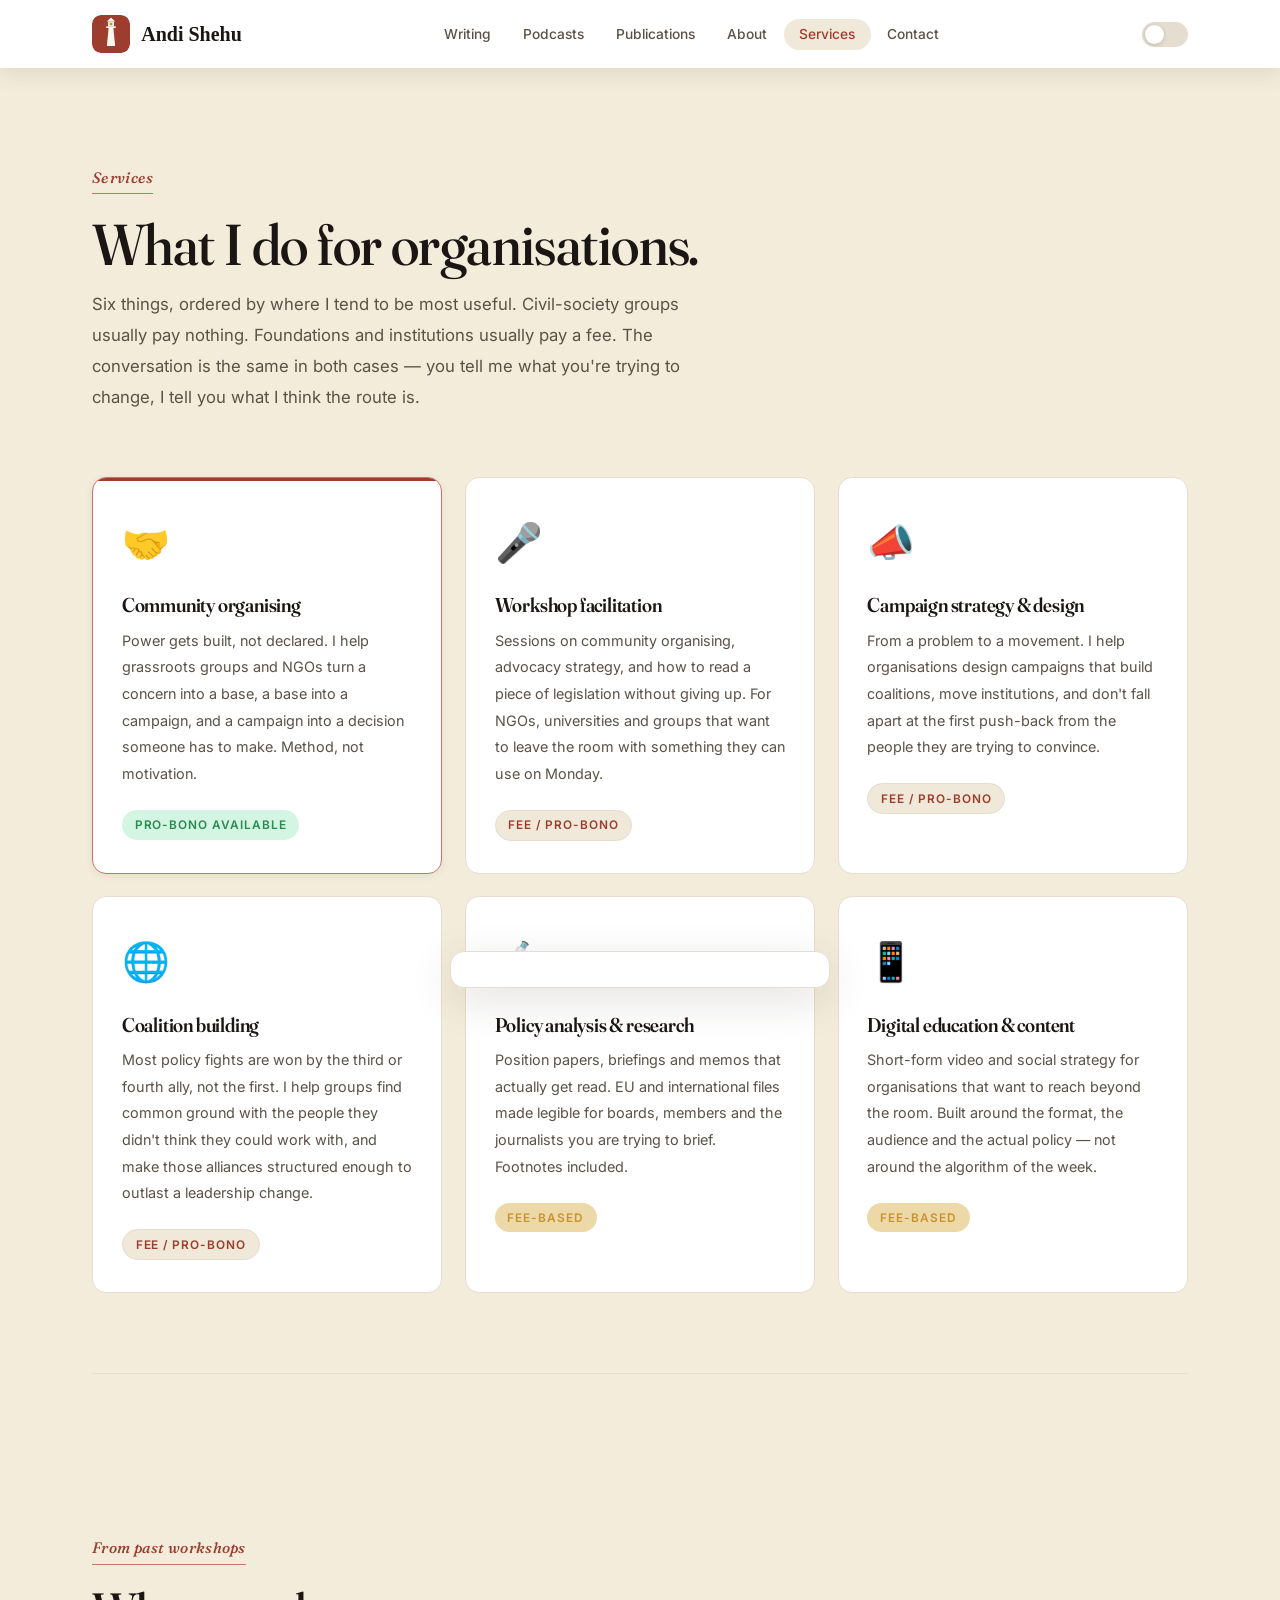
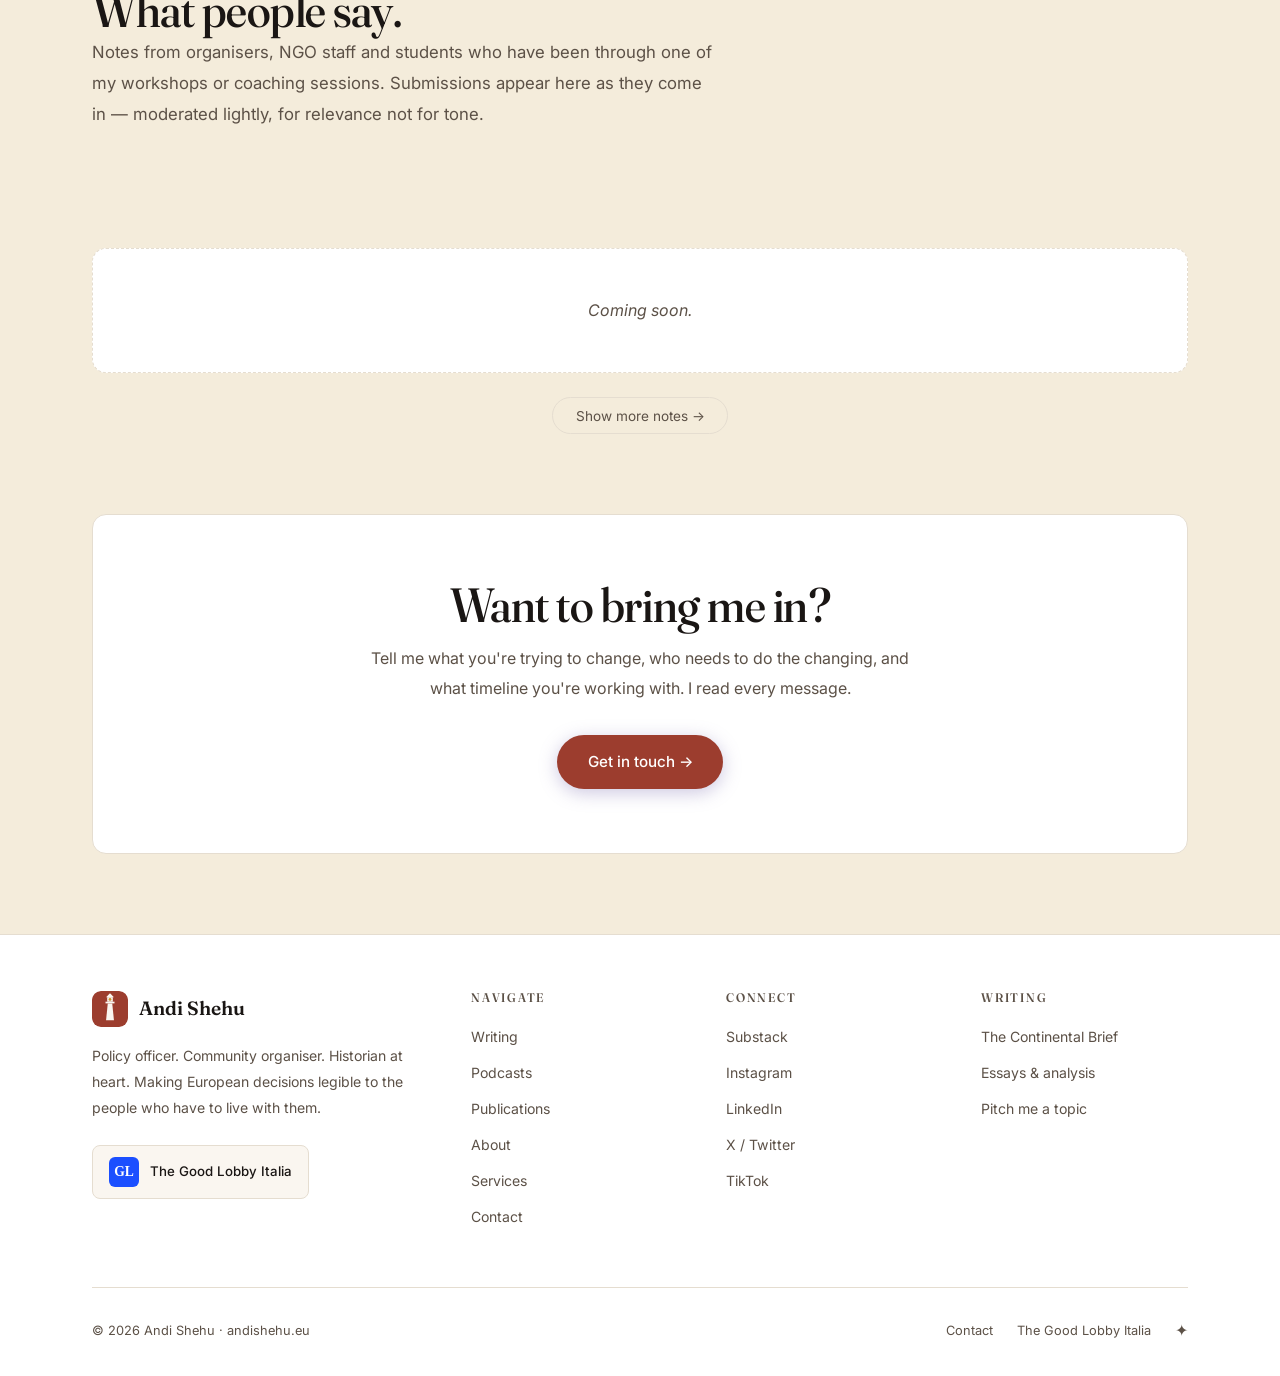
<file: services.html>
<!DOCTYPE html>
<html lang="en" data-theme="light">
<head>
    <meta charset="UTF-8">
    <meta name="viewport" content="width=device-width, initial-scale=1.0">
    <title>Services, Andi Shehu</title>
    <meta name="description" content="Community organising, campaign strategy, workshops, policy analysis. Available on a fee or pro-bono basis. Plus a wall of notes from past workshop participants.">

    <link rel="preconnect" href="https://fonts.googleapis.com">
    <link rel="preconnect" href="https://fonts.gstatic.com" crossorigin>
    <link href="https://fonts.googleapis.com/css2?family=Fraunces:ital,opsz,wght,SOFT@0,9..144,300..700,30..100;1,9..144,300..700,30..100&family=Inter:wght@300;400;500;600&display=swap" rel="stylesheet">
    <link rel="stylesheet" href="styles.css">
    <link rel="icon" type="image/svg+xml" href="favicon.svg">

    <style>
    body { background: var(--bg-services); }

    .services-grid { display: grid; grid-template-columns: repeat(auto-fill, minmax(300px,1fr)); gap: 1.4rem; margin-top: 1rem; }
    .service-card {
        background: var(--surface); border: 1px solid var(--border);
        border-radius: var(--radius); padding: 2rem 1.8rem;
        transition: all var(--transition); position: relative; overflow: hidden;
    }
    .service-card.lead {
        border-color: var(--primary-light);
        background: linear-gradient(180deg, var(--surface) 0%, var(--surface) 100%);
        box-shadow: var(--shadow-sm);
    }
    .service-card.lead::before {
        content: ''; position: absolute; top: 0; left: 0; right: 0; height: 3px;
        background: var(--primary);
    }
    .service-card::after {
        content: ''; position: absolute; bottom: 0; left: 0; right: 0; height: 0;
        background: linear-gradient(135deg, var(--primary), var(--primary-dark));
        transition: height 0.4s cubic-bezier(0.4,0,0.2,1);
    }
    .service-card:hover::after { height: 4px; }
    .service-card:hover { box-shadow: var(--shadow-lg); transform: translateY(-5px); }
    .service-icon  { font-size: 2.4rem; margin-bottom: 1.2rem; display: block; }
    .service-card h3 { font-size: 1.25rem; margin-bottom: 0.7rem; color: var(--text); }
    .service-card p  { font-size: 0.9rem; margin-bottom: 1.4rem; }
    .svc-type {
        display: inline-flex; align-items: center; font-size: 0.74rem;
        font-weight: 600; padding: 0.28rem 0.8rem; border-radius: var(--radius-full);
        text-transform: uppercase; letter-spacing: 0.08em;
    }
    .svc-fee  { background: var(--accent-warm); color: var(--accent); }
    .svc-free { background: #D4F5E2; color: #2A8A52; }
    .svc-both { background: var(--surface-alt); color: var(--primary); border: 1px solid var(--border); }
    [data-theme="dark"] .svc-fee  { background: rgba(232,144,123,0.18); }
    [data-theme="dark"] .svc-free { background: rgba(95,173,144,0.18); color: var(--secondary); }

    /* ===== Feedback wall ===== */
    .feedback-section { margin-top: 5rem; padding-top: 4rem; border-top: 1px solid var(--border); }
    .feedback-intro { max-width: 720px; margin-bottom: 2.6rem; }

    .testimonials-featured { display: grid; grid-template-columns: 1fr 1fr; gap: 1.6rem; margin-bottom: 1.8rem; }
    .testimonials-grid { display: grid; grid-template-columns: repeat(auto-fill, minmax(280px,1fr)); gap: 1.2rem; }

    .testimonial {
        background: var(--surface); border: 1px solid var(--border);
        border-radius: var(--radius); padding: 1.6rem 1.7rem;
        position: relative; transition: all var(--transition);
    }
    .testimonial:hover { box-shadow: var(--shadow-sm); transform: translateY(-2px); }
    .testimonial.featured {
        border-color: var(--primary-light);
        background: linear-gradient(180deg, var(--surface) 0%, var(--bg-services) 100%);
        padding: 2rem 2.2rem 1.8rem;
    }
    .testimonial.featured::before {
        content: '“';
        position: absolute; top: 0.1rem; left: 1.2rem;
        font-family: 'Fraunces', Georgia, serif;
        font-size: 5rem; line-height: 1;
        color: var(--accent-warm); opacity: 0.65;
        z-index: 0; pointer-events: none;
    }
    .testimonial-body {
        font-family: 'Fraunces', 'Cormorant Garamond', Georgia, serif;
        font-size: 1.02rem; line-height: 1.65;
        color: var(--text); margin-bottom: 1rem;
        position: relative; z-index: 1;
    }
    .testimonial.featured .testimonial-body { font-size: 1.18rem; line-height: 1.6; }
    .testimonial-meta {
        font-size: 0.78rem; color: var(--text-muted);
        border-top: 1px solid var(--border); padding-top: 0.7rem;
        line-height: 1.45;
    }
    .testimonial-name { font-weight: 600; color: var(--text); font-family: 'Inter', sans-serif; }
    .testimonial-role { font-style: italic; }
    .testimonial-workshop { display: block; margin-top: 0.18rem; opacity: 0.78; }

    .feedback-empty {
        text-align: center; padding: 3rem 2rem;
        font-style: italic; color: var(--text-muted);
        background: var(--surface); border: 1px dashed var(--border);
        border-radius: var(--radius);
    }
    .show-more-btn {
        display: block; margin: 1.5rem auto 0;
        background: transparent; border: 1px solid var(--border);
        color: var(--text-muted); cursor: pointer;
        padding: 0.6rem 1.4rem; border-radius: var(--radius-full);
        font-size: 0.85rem; font-family: 'Inter', sans-serif;
        transition: all var(--transition);
    }
    .show-more-btn:hover { border-color: var(--primary); color: var(--primary); }

    /* Submission form */
    .leave-note {
        margin-top: 4rem; background: var(--surface);
        border: 1px solid var(--border); border-radius: var(--radius);
        padding: 2.4rem 2.2rem;
        max-width: 680px;
    }
    .leave-note h3 { font-size: 1.45rem; margin-bottom: 0.4rem; }
    .leave-note > p { font-size: 0.92rem; margin-bottom: 1.6rem; max-width: 540px; }
    .leave-note .form-row { display: grid; grid-template-columns: 1fr 1fr; gap: 1rem; margin-bottom: 1rem; }
    .leave-note input, .leave-note textarea {
        width: 100%; padding: 0.7rem 0.95rem;
        border: 1.5px solid var(--border); border-radius: var(--radius-sm);
        background: var(--bg); color: var(--text);
        font-family: 'Inter', sans-serif; font-size: 0.9rem;
        transition: border-color var(--transition); outline: none;
    }
    .leave-note input:focus, .leave-note textarea:focus { border-color: var(--primary); }
    .leave-note textarea { min-height: 110px; resize: vertical; line-height: 1.5; }
    .leave-note .form-actions { display: flex; align-items: center; gap: 1rem; margin-top: 1rem; }
    .leave-note button[type="submit"] {
        background: var(--primary); color: white; border: none;
        padding: 0.75rem 1.6rem; border-radius: var(--radius-full);
        font-family: 'Inter', sans-serif; font-size: 0.92rem; font-weight: 500;
        cursor: pointer; transition: all var(--transition);
    }
    .leave-note button[type="submit"]:hover { background: var(--primary-dark); transform: translateY(-1px); }
    .leave-note button[type="submit"]:disabled { opacity: 0.6; cursor: not-allowed; transform: none; }
    .leave-note .form-status { font-size: 0.85rem; color: var(--text-muted); }
    .leave-note .form-status.ok { color: var(--secondary); }
    .leave-note .form-status.err { color: var(--accent); }
    .leave-note .field-note { font-size: 0.75rem; color: var(--text-muted); margin-top: 0.25rem; font-style: italic; }

    .feedback-disabled-note {
        margin-top: 1rem; padding: 0.8rem 1rem;
        background: var(--surface-alt); border-left: 3px solid var(--accent);
        font-size: 0.83rem; color: var(--text-muted);
        border-radius: 0 var(--radius-sm) var(--radius-sm) 0;
    }
    .feedback-disabled-note strong { color: var(--text); }

    .closing-cta {
        text-align: center; padding: 4rem 2rem; margin-top: 5rem;
        background: var(--surface); border-radius: var(--radius); border: 1px solid var(--border);
    }
    .closing-cta h2 { margin-bottom: 0.75rem; }
    .closing-cta p { max-width: 540px; margin: 0 auto 2rem; }

    @media (max-width: 768px) {
        .testimonials-featured { grid-template-columns: 1fr; }
        .leave-note .form-row { grid-template-columns: 1fr; }
    }
    </style>
</head>
<body>

<!-- NAV -->
<nav id="navbar" class="site-nav solid">
    <div class="nav-inner">
        <a href="index.html" class="nav-logo">
            <div class="nav-logo-mark"><svg viewBox="0 0 64 64" aria-hidden="true"><rect class="logo-bg" width="64" height="64" rx="14"/><g class="logo-tower"><path d="M 25 52 L 39 52 L 36 22 L 28 22 Z"/><rect x="24" y="19" width="16" height="3"/><rect x="27" y="11" width="10" height="8"/><path d="M 25 11 L 39 11 L 32 4 Z"/></g><circle class="logo-beacon" cx="32" cy="15" r="2.5"/></svg></div>
            <span class="nav-logo-text">Andi Shehu</span>
        </a>
        <ul class="nav-links">
            <li><a href="writing.html">Writing</a></li>
            <li><a href="podcasts.html">Podcasts</a></li>
            <li><a href="publications.html">Publications</a></li>
            <li><a href="about.html">About</a></li>
            <li><a href="services.html">Services</a></li>
            <li><a href="contact.html">Contact</a></li>
        </ul>
        <div class="nav-actions">
            <button class="theme-toggle" id="themeToggle" aria-label="Toggle dark mode">
                <span class="theme-icon sun">☀️</span>
                <span class="theme-icon moon">🌙</span>
            </button>
            <button class="hamburger" id="hamburger" aria-label="Open menu">
                <span></span><span></span><span></span>
            </button>
        </div>
    </div>
</nav>
<div class="mobile-nav" id="mobileNav">
    <a href="writing.html">Writing</a>
    <a href="podcasts.html">Podcasts</a>
    <a href="publications.html">Publications</a>
    <a href="about.html">About</a>
    <a href="services.html">Services</a>
    <a href="contact.html">Contact</a>
</div>

<section class="has-nav-offset">
    <div class="container">
        <div class="page-intro fade-in">
            <span class="section-label">Services</span>
            <h1>What I do for organisations.</h1>
            <p>Six things, ordered by where I tend to be most useful. Civil-society groups usually pay nothing. Foundations and institutions usually pay a fee. The conversation is the same in both cases — you tell me what you're trying to change, I tell you what I think the route is.</p>
        </div>

        <div class="services-grid">
            <div class="service-card lead fade-in">
                <span class="service-icon">🤝</span>
                <h3>Community organising</h3>
                <p>Power gets built, not declared. I help grassroots groups and NGOs turn a concern into a base, a base into a campaign, and a campaign into a decision someone has to make. Method, not motivation.</p>
                <span class="svc-type svc-free">Pro-bono available</span>
            </div>
            <div class="service-card fade-in">
                <span class="service-icon">🎤</span>
                <h3>Workshop facilitation</h3>
                <p>Sessions on community organising, advocacy strategy, and how to read a piece of legislation without giving up. For NGOs, universities and groups that want to leave the room with something they can use on Monday.</p>
                <span class="svc-type svc-both">Fee / pro-bono</span>
            </div>
            <div class="service-card fade-in">
                <span class="service-icon">📣</span>
                <h3>Campaign strategy &amp; design</h3>
                <p>From a problem to a movement. I help organisations design campaigns that build coalitions, move institutions, and don't fall apart at the first push-back from the people they are trying to convince.</p>
                <span class="svc-type svc-both">Fee / pro-bono</span>
            </div>
            <div class="service-card fade-in">
                <span class="service-icon">🌐</span>
                <h3>Coalition building</h3>
                <p>Most policy fights are won by the third or fourth ally, not the first. I help groups find common ground with the people they didn't think they could work with, and make those alliances structured enough to outlast a leadership change.</p>
                <span class="svc-type svc-both">Fee / pro-bono</span>
            </div>
            <div class="service-card fade-in">
                <span class="service-icon">🔬</span>
                <h3>Policy analysis &amp; research</h3>
                <p>Position papers, briefings and memos that actually get read. EU and international files made legible for boards, members and the journalists you are trying to brief. Footnotes included.</p>
                <span class="svc-type svc-fee">Fee-based</span>
            </div>
            <div class="service-card fade-in">
                <span class="service-icon">📱</span>
                <h3>Digital education &amp; content</h3>
                <p>Short-form video and social strategy for organisations that want to reach beyond the room. Built around the format, the audience and the actual policy — not around the algorithm of the week.</p>
                <span class="svc-type svc-fee">Fee-based</span>
            </div>
        </div>

        <!-- ===== Feedback wall ===== -->
        <section class="feedback-section">
            <div class="page-intro feedback-intro fade-in">
                <span class="section-label">From past workshops</span>
                <h2>What people say.</h2>
                <p>Notes from organisers, NGO staff and students who have been through one of my workshops or coaching sessions. Submissions appear here as they come in — moderated lightly, for relevance not for tone.</p>
            </div>

            <div class="testimonials-featured fade-in" id="featuredTestimonials" hidden></div>
            <div class="testimonials-grid fade-in" id="allTestimonials"></div>
            <button class="show-more-btn" id="showMoreBtn" hidden type="button">Show more notes →</button>

            <div class="leave-note fade-in">
                <h3>Did we work together? Leave a note.</h3>
                <p>If you attended a workshop, a coaching session or a public talk, your note helps me improve and helps other groups decide whether to invite me. Your name appears with it; pseudonyms are fine.</p>

                <form id="testimonialForm" autocomplete="off">
                    <div class="form-row">
                        <div>
                            <input type="text" name="name" id="tName" placeholder="Your name *" maxlength="80" required>
                        </div>
                        <div>
                            <input type="text" name="role_org" id="tRole" placeholder="Role · organisation (optional)" maxlength="120">
                        </div>
                    </div>
                    <div>
                        <input type="text" name="workshop" id="tWorkshop" placeholder="Which workshop / talk · when (optional)" maxlength="140">
                        <div class="field-note">e.g. "Community organising · LUISS · Feb 2026"</div>
                    </div>
                    <div style="margin-top:1rem;">
                        <textarea name="body" id="tBody" placeholder="What was useful? What could have been sharper? Write as you would speak. *" maxlength="1200" required></textarea>
                    </div>
                    <!-- honeypot for spam -->
                    <input type="text" name="hp_field" id="tHp" style="display:none" tabindex="-1" autocomplete="off">

                    <div class="form-actions">
                        <button type="submit" id="tSubmit">Send note →</button>
                        <span class="form-status" id="tStatus"></span>
                    </div>
                </form>
                <div class="feedback-disabled-note" id="feedbackDisabledNote" hidden>
                    <strong>Note:</strong> the feedback wall isn't connected to its backend yet. The seed entries above are placeholders. See <code>SUPABASE_SETUP.md</code> in the repo for the five-minute setup.
                </div>
            </div>
        </section>

        <div class="closing-cta fade-in" style="margin-bottom:5rem;">
            <h2>Want to bring me in?</h2>
            <p>Tell me what you're trying to change, who needs to do the changing, and what timeline you're working with. I read every message.</p>
            <a href="contact.html" class="btn btn-primary">Get in touch →</a>
        </div>
    </div>
</section>

<!-- FOOTER -->
<footer>
    <div class="container">
        <div class="footer-grid">
            <div class="footer-brand">
                <div style="display:flex;align-items:center;gap:0.7rem;">
                    <div class="nav-logo-mark" style="width:36px;height:36px;"><svg viewBox="0 0 64 64" aria-hidden="true"><rect class="logo-bg" width="64" height="64" rx="14"/><g class="logo-tower"><path d="M 25 52 L 39 52 L 36 22 L 28 22 Z"/><rect x="24" y="19" width="16" height="3"/><rect x="27" y="11" width="10" height="8"/><path d="M 25 11 L 39 11 L 32 4 Z"/></g><circle class="logo-beacon" cx="32" cy="15" r="2.5"/></svg></div>
                    <span style="font-family:'Fraunces','Cormorant Garamond',Georgia,serif;font-size:1.2rem;font-weight:600;color:var(--text);">Andi Shehu</span>
                </div>
                <p>Policy officer. Community organiser. Historian at heart. Making European decisions legible to the people who have to live with them.</p>
                <a href="https://www.thegoodlobby.it/" target="_blank" rel="noopener" class="tgl-badge">
                    <div class="tgl-logo">GL</div>The Good Lobby Italia
                </a>
            </div>
            <div class="footer-col"><h4>Navigate</h4><ul class="footer-links"><li><a href="writing.html">Writing</a></li><li><a href="podcasts.html">Podcasts</a></li><li><a href="publications.html">Publications</a></li><li><a href="about.html">About</a></li><li><a href="services.html">Services</a></li><li><a href="contact.html">Contact</a></li></ul></div>
            <div class="footer-col"><h4>Connect</h4><ul class="footer-links"><li><a href="https://substack.com/@shehuandi" target="_blank" rel="noopener">Substack</a></li><li><a href="https://www.instagram.com/sheh.andi/" target="_blank" rel="noopener">Instagram</a></li><li><a href="https://linkedin.com/in/inandishehu/" target="_blank" rel="noopener">LinkedIn</a></li><li><a href="https://x.com/AndShehu" target="_blank" rel="noopener">X / Twitter</a></li><li><a href="https://www.tiktok.com/@andishehu670" target="_blank" rel="noopener">TikTok</a></li></ul></div>
            <div class="footer-col"><h4>Writing</h4><ul class="footer-links"><li><a href="https://substack.com/@shehuandi" target="_blank" rel="noopener">The Continental Brief</a></li><li><a href="writing.html">Essays &amp; analysis</a></li><li><a href="contact.html">Pitch me a topic</a></li></ul></div>
        </div>
        <div class="footer-bottom">
            <p>© 2026 Andi Shehu · andishehu.eu</p>
            <div class="footer-links-row">
                <a href="contact.html">Contact</a>
                <a href="https://www.thegoodlobby.it/" target="_blank" rel="noopener">The Good Lobby Italia</a>
                <span class="easter-star">✦</span>
            </div>
        </div>
    </div>
</footer>

<div class="toast" id="toast" role="status" aria-live="polite"></div>

<script src="app.js"></script>
<script src="supabase-config.js"></script>
<script src="feedback-wall.js"></script>

<!-- Cloudflare Web Analytics -->
<script defer src="https://static.cloudflareinsights.com/beacon.min.js" data-cf-beacon='{"token": "REPLACE_WITH_YOUR_CLOUDFLARE_TOKEN"}'></script>
<!-- End Cloudflare Web Analytics -->
</body>
</html>
</file>
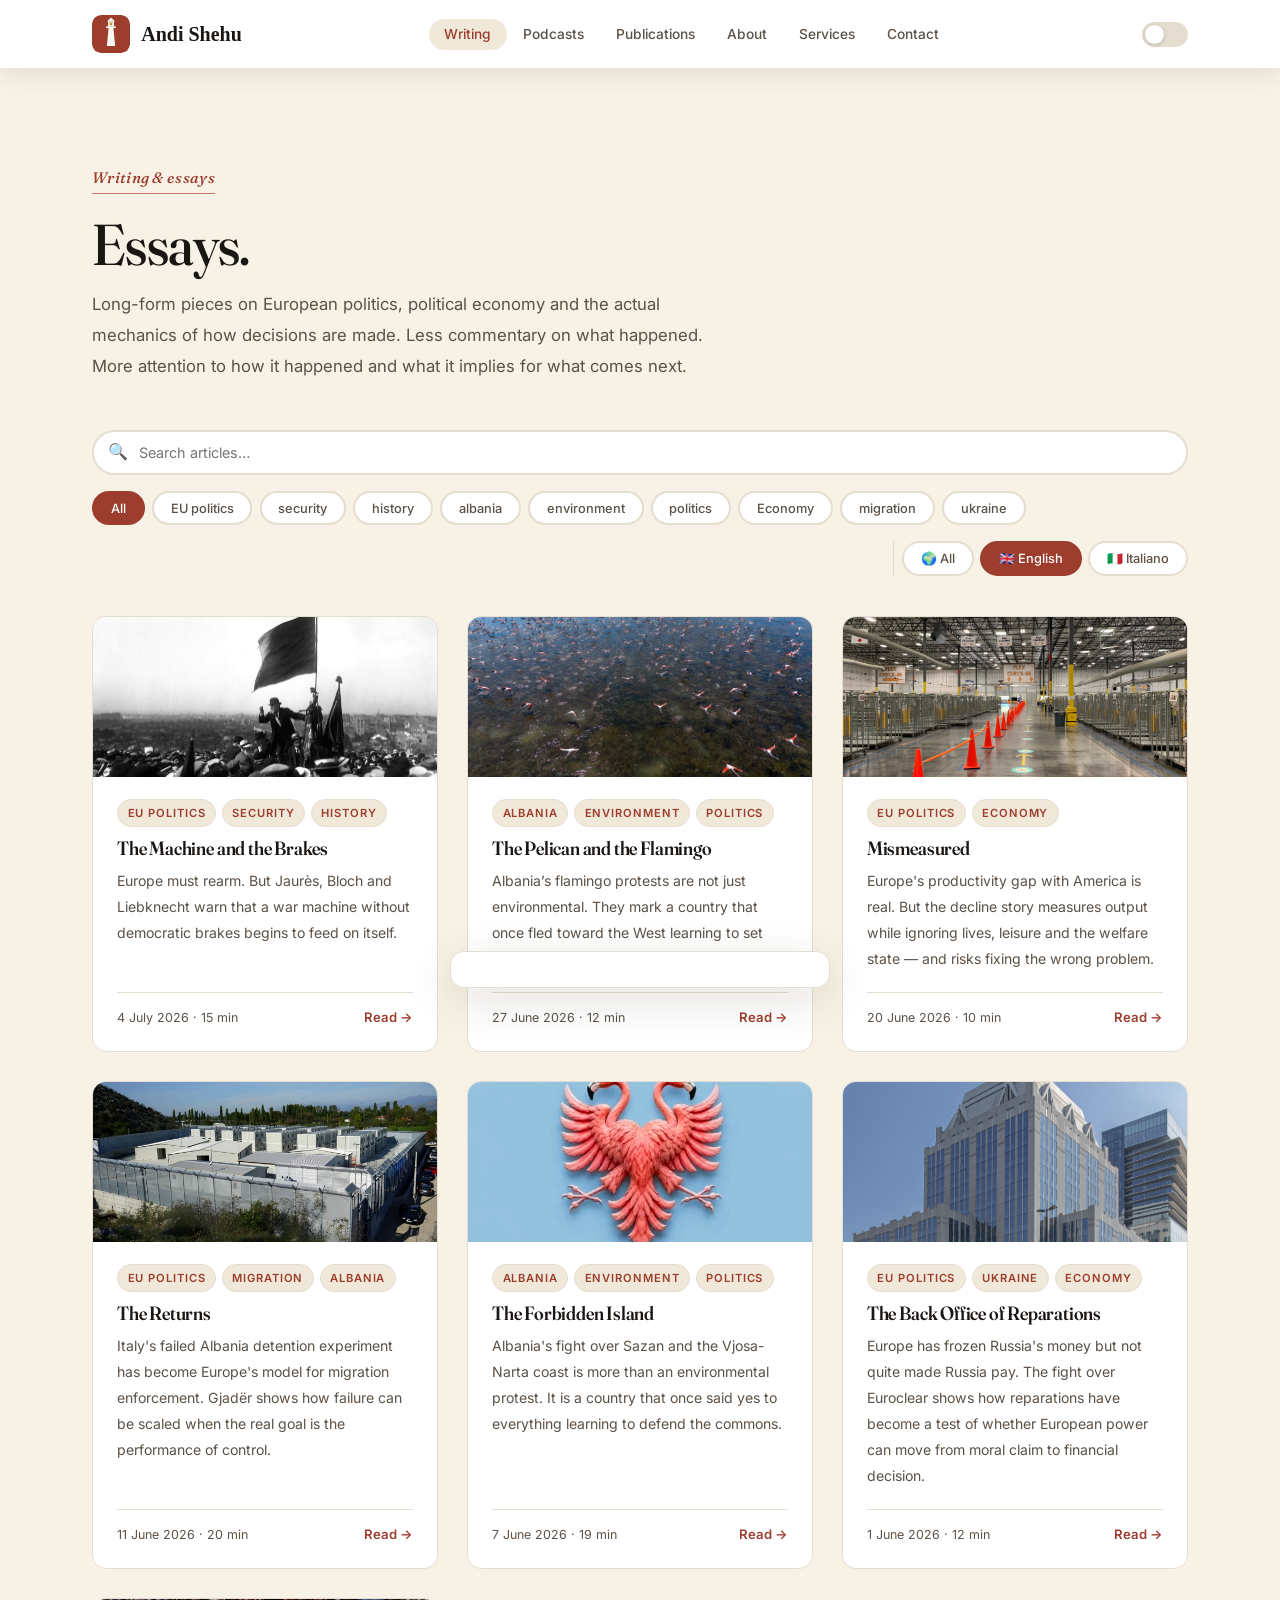
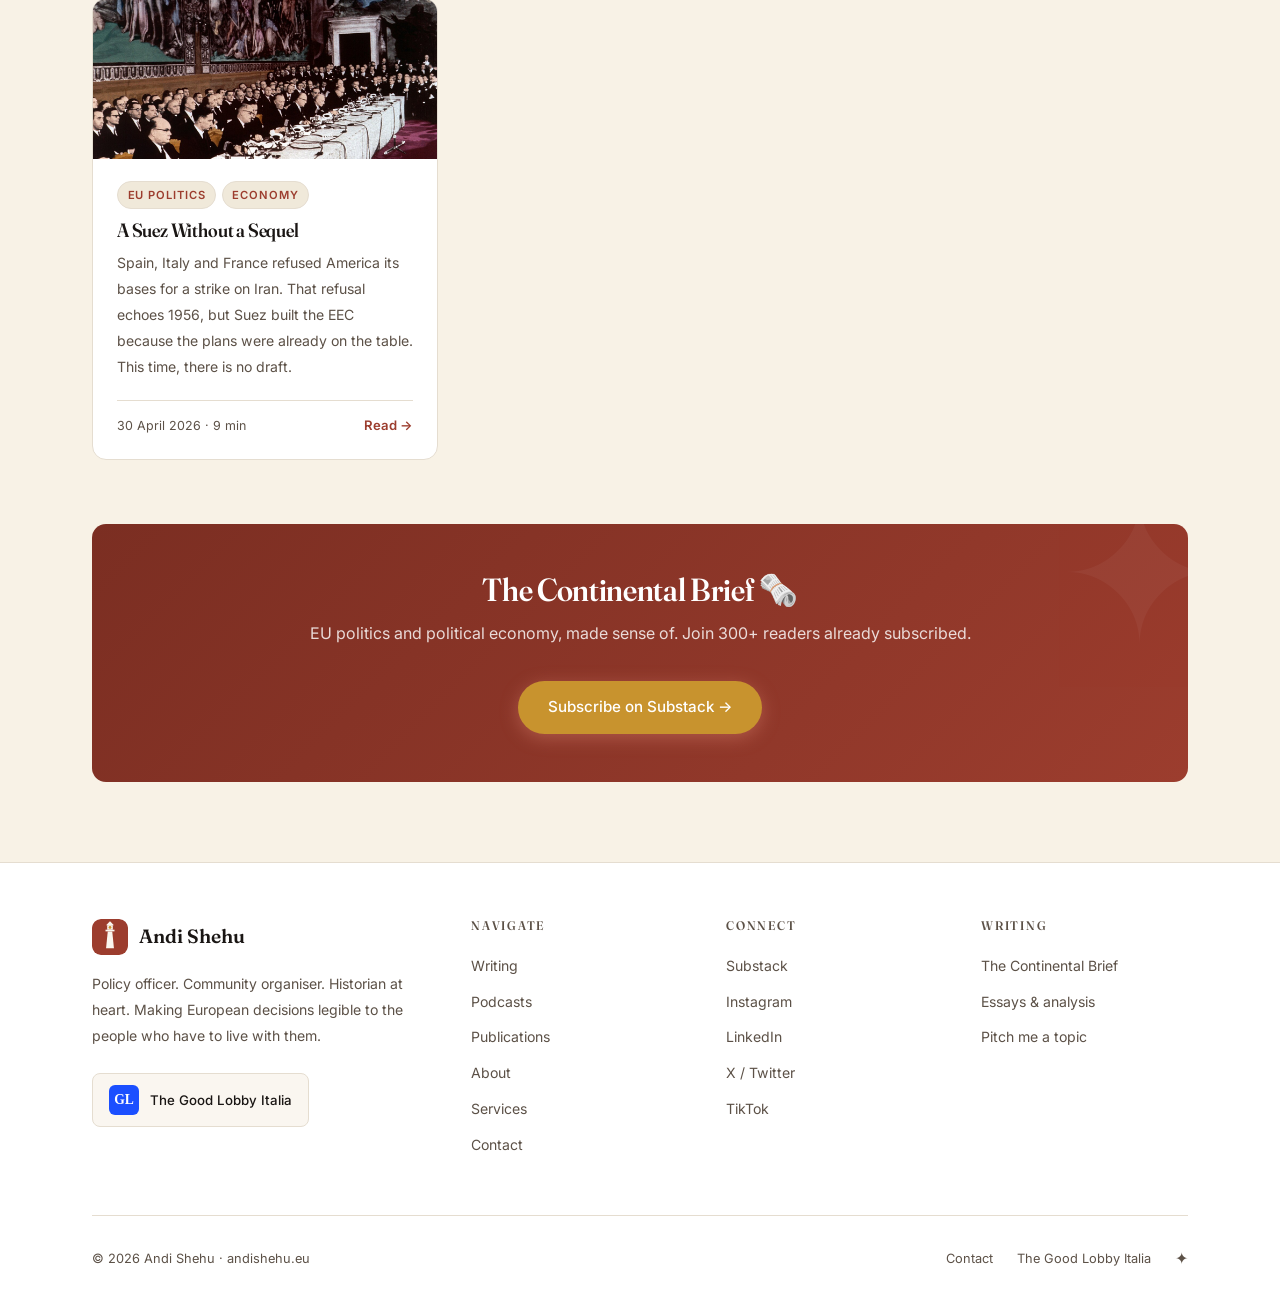
<file: writing.html>
<!DOCTYPE html>
<html lang="en" data-theme="light">
<head>
    <meta charset="UTF-8">
    <meta name="viewport" content="width=device-width, initial-scale=1.0">
    <title>Writing, Andi Shehu</title>
    <meta name="description" content="Essays and analysis on European politics, political economy, democracy and human rights.">

    <link rel="preconnect" href="https://fonts.googleapis.com">
    <link rel="preconnect" href="https://fonts.gstatic.com" crossorigin>
    <link href="https://fonts.googleapis.com/css2?family=Fraunces:ital,opsz,wght,SOFT@0,9..144,300..700,30..100;1,9..144,300..700,30..100&family=Inter:wght@300;400;500;600&display=swap" rel="stylesheet">
    <link rel="stylesheet" href="styles.css">
    <link rel="icon" type="image/svg+xml" href="favicon.svg">

    <style>
    body { background: var(--bg-blog); }

    .blog-controls { display: flex; gap: 1rem; flex-wrap: wrap; align-items: center; margin-bottom: 2.5rem; }
    .search-wrap { position: relative; flex: 1; min-width: 230px; }
    .search-icon { position: absolute; left: 1rem; top: 50%; transform: translateY(-50%); color: var(--text-muted); pointer-events: none; }
    .blog-search {
        width: 100%; padding: 0.75rem 1rem 0.75rem 2.8rem;
        border: 2px solid var(--border); border-radius: var(--radius-full);
        background: var(--surface); color: var(--text);
        font-size: 0.9rem; font-family: 'Inter', sans-serif;
        transition: border-color var(--transition); outline: none;
    }
    .blog-search:focus { border-color: var(--primary); }
    .filter-tags { display: flex; gap: 0.45rem; flex-wrap: wrap; }
    .filter-btn {
        padding: 0.48rem 1.05rem; border-radius: var(--radius-full);
        font-size: 0.8rem; font-weight: 500; border: 2px solid var(--border);
        background: var(--surface); color: var(--text-muted); cursor: pointer;
        transition: all var(--transition); font-family: 'Inter', sans-serif;
    }
    .filter-btn:hover { border-color: var(--primary); color: var(--primary); }
    .filter-btn.active { background: var(--primary); color: white; border-color: var(--primary); }
    .lang-toggle { display: flex; gap: 0.4rem; flex-wrap: wrap; margin-left: auto; padding-left: 0.5rem; border-left: 1px solid var(--border); }
    @media (max-width: 640px) { .lang-toggle { margin-left: 0; padding-left: 0; border-left: none; width: 100%; } }
    </style>
</head>
<body>

<!-- NAV -->
<nav id="navbar" class="site-nav solid">
    <div class="nav-inner">
        <a href="index.html" class="nav-logo">
            <div class="nav-logo-mark"><svg viewBox="0 0 64 64" aria-hidden="true"><rect class="logo-bg" width="64" height="64" rx="14"/><g class="logo-tower"><path d="M 25 52 L 39 52 L 36 22 L 28 22 Z"/><rect x="24" y="19" width="16" height="3"/><rect x="27" y="11" width="10" height="8"/><path d="M 25 11 L 39 11 L 32 4 Z"/></g><circle class="logo-beacon" cx="32" cy="15" r="2.5"/></svg></div>
            <span class="nav-logo-text">Andi Shehu</span>
        </a>
        <ul class="nav-links">
            <li><a href="writing.html">Writing</a></li>
            <li><a href="podcasts.html">Podcasts</a></li>
            <li><a href="publications.html">Publications</a></li>
            <li><a href="about.html">About</a></li>
            <li><a href="services.html">Services</a></li>
            <li><a href="contact.html">Contact</a></li>
        </ul>
        <div class="nav-actions">
            <button class="theme-toggle" id="themeToggle" aria-label="Toggle dark mode">
                <span class="theme-icon sun">☀️</span>
                <span class="theme-icon moon">🌙</span>
            </button>
            <button class="hamburger" id="hamburger" aria-label="Open menu">
                <span></span><span></span><span></span>
            </button>
        </div>
    </div>
</nav>
<div class="mobile-nav" id="mobileNav">
    <a href="writing.html">Writing</a>
    <a href="podcasts.html">Podcasts</a>
    <a href="publications.html">Publications</a>
    <a href="about.html">About</a>
    <a href="services.html">Services</a>
    <a href="contact.html">Contact</a>
</div>

<section class="has-nav-offset">
    <div class="container">
        <div class="page-intro fade-in">
            <span class="section-label">Writing &amp; essays</span>
            <h1>Essays.</h1>
            <p>Long-form pieces on European politics, political economy and the actual mechanics of how decisions are made. Less commentary on what happened. More attention to how it happened and what it implies for what comes next.</p>
        </div>

        <div class="blog-controls fade-in">
            <div class="search-wrap">
                <span class="search-icon">🔍</span>
                <input type="text" class="blog-search" id="blogSearch" placeholder="Search articles…">
            </div>
            <div class="filter-tags" id="filterTags">
                <button class="filter-btn active" data-filter="all">All</button>
                <!-- Tag buttons added dynamically -->
            </div>
            <div class="lang-toggle" id="langToggle" role="group" aria-label="Filter by language">
                <button class="filter-btn" data-lang="all">🌍 All</button>
                <button class="filter-btn active" data-lang="en">🇬🇧 English</button>
                <button class="filter-btn" data-lang="it">🇮🇹 Italiano</button>
            </div>
        </div>

        <div class="article-list" id="articleList">
            <div class="no-results"><span class="no-results-emoji">⏳</span><p>Loading…</p></div>
        </div>

        <div class="newsletter-banner fade-in" style="margin-bottom:5rem;">
            <h3>The Continental Brief 🗞️</h3>
            <p>EU politics and political economy, made sense of. Join 300+ readers already subscribed.</p>
            <a href="https://substack.com/@shehuandi" target="_blank" rel="noopener" class="btn btn-accent">Subscribe on Substack →</a>
        </div>
    </div>
</section>

<!-- FOOTER -->
<footer>
    <div class="container">
        <div class="footer-grid">
            <div class="footer-brand">
                <div style="display:flex;align-items:center;gap:0.7rem;">
                    <div class="nav-logo-mark" style="width:36px;height:36px;"><svg viewBox="0 0 64 64" aria-hidden="true"><rect class="logo-bg" width="64" height="64" rx="14"/><g class="logo-tower"><path d="M 25 52 L 39 52 L 36 22 L 28 22 Z"/><rect x="24" y="19" width="16" height="3"/><rect x="27" y="11" width="10" height="8"/><path d="M 25 11 L 39 11 L 32 4 Z"/></g><circle class="logo-beacon" cx="32" cy="15" r="2.5"/></svg></div>
                    <span style="font-family:'Fraunces','Cormorant Garamond',Georgia,serif;font-size:1.2rem;font-weight:600;color:var(--text);">Andi Shehu</span>
                </div>
                <p>Policy officer. Community organiser. Historian at heart. Making European decisions legible to the people who have to live with them.</p>
                <a href="https://www.thegoodlobby.it/" target="_blank" rel="noopener" class="tgl-badge">
                    <div class="tgl-logo">GL</div>The Good Lobby Italia
                </a>
            </div>
            <div class="footer-col"><h4>Navigate</h4><ul class="footer-links"><li><a href="writing.html">Writing</a></li><li><a href="podcasts.html">Podcasts</a></li><li><a href="publications.html">Publications</a></li><li><a href="about.html">About</a></li><li><a href="services.html">Services</a></li><li><a href="contact.html">Contact</a></li></ul></div>
            <div class="footer-col"><h4>Connect</h4><ul class="footer-links"><li><a href="https://substack.com/@shehuandi" target="_blank" rel="noopener">Substack</a></li><li><a href="https://www.instagram.com/sheh.andi/" target="_blank" rel="noopener">Instagram</a></li><li><a href="https://linkedin.com/in/inandishehu/" target="_blank" rel="noopener">LinkedIn</a></li><li><a href="https://x.com/AndShehu" target="_blank" rel="noopener">X / Twitter</a></li><li><a href="https://www.tiktok.com/@andishehu670" target="_blank" rel="noopener">TikTok</a></li></ul></div>
            <div class="footer-col"><h4>Writing</h4><ul class="footer-links"><li><a href="https://substack.com/@shehuandi" target="_blank" rel="noopener">The Continental Brief</a></li><li><a href="writing.html">Essays &amp; analysis</a></li><li><a href="contact.html">Pitch me a topic</a></li></ul></div>
        </div>
        <div class="footer-bottom">
            <p>© 2026 Andi Shehu · andishehu.eu</p>
            <div class="footer-links-row">
                <a href="contact.html">Contact</a>
                <a href="https://www.thegoodlobby.it/" target="_blank" rel="noopener">The Good Lobby Italia</a>
                <span class="easter-star">✦</span>
            </div>
        </div>
    </div>
</footer>

<div class="toast" id="toast" role="status" aria-live="polite"></div>

<script src="app.js"></script>
<script>
/* Writing page, load + filter articles */
(async function () {
    const list = document.getElementById('articleList');
    const filterTags = document.getElementById('filterTags');
    const search = document.getElementById('blogSearch');

    const TAG_LABELS = {
        'eu-politics':  'EU politics',
        'human-rights': 'Human rights',
        'democracy':    'Democracy',
        'community':    'Community',
        'economy':      'Economy'
    };

    const langToggle = document.getElementById('langToggle');

    let articles = [];
    let activeFilter = 'all';
    let activeLang = 'en';

    function render() {
        const q = search.value.toLowerCase().trim();
        const matched = articles.filter(a => {
            const tagOK = activeFilter === 'all' || (a.tags || []).includes(activeFilter);
            const langOK = activeLang === 'all' || (a.lang || 'en') === activeLang;
            const txt = `${a.title} ${a.subtitle || ''} ${a.summary || ''}`.toLowerCase();
            const qOK = !q || txt.includes(q);
            return tagOK && langOK && qOK;
        }).sort((a,b) => new Date(b.date) - new Date(a.date));

        if (!matched.length) {
            list.innerHTML = '<div class="no-results"><span class="no-results-emoji">🔍</span><p>No articles match your search. Try a different keyword or filter!</p></div>';
            return;
        }

        list.innerHTML = matched.map(a => {
            const href = a.external_url ? a.external_url : `article.html?slug=${encodeURIComponent(a.slug)}`;
            const target = a.external_url ? ' target="_blank" rel="noopener"' : '';
            const tags = (a.tags || []).map(t => `<span class="article-tag">${TAG_LABELS[t] || t.replace(/-/g,' ')}</span>`).join('');
            const thumb = a.hero_image
                ? `<div class="article-card-img has-photo"><img src="${a.hero_image}" alt="${(a.title || '').replace(/"/g,'&quot;')}" loading="lazy"></div>`
                : `<div class="article-card-img ${a.color || 'lav'}">${a.emoji || '📝'}</div>`;
            return `
                <a class="article-card fade-in" href="${href}"${target}>
                    ${thumb}
                    <div class="article-card-body">
                        <div class="article-card-tags">${tags}</div>
                        <h3>${a.title}</h3>
                        <p>${a.summary || ''}</p>
                        <div class="article-card-footer">
                            <span class="article-date">${window.formatArticleDate(a.date)}${a.reading_time ? ' · ' + a.reading_time : ''}</span>
                            <span class="article-readmore">${a.external_url ? 'On Substack →' : 'Read →'}</span>
                        </div>
                    </div>
                </a>`;
        }).join('');

        const io = new IntersectionObserver(entries => {
            entries.forEach((e,i) => { if (e.isIntersecting) { setTimeout(() => e.target.classList.add('visible'), i*60); io.unobserve(e.target); } });
        }, { threshold: 0.08 });
        list.querySelectorAll('.fade-in').forEach(el => io.observe(el));
    }

    function buildFilterTags() {
        const tagSet = new Set();
        articles.forEach(a => (a.tags || []).forEach(t => tagSet.add(t)));
        const tags = Array.from(tagSet);
        tags.forEach(t => {
            const btn = document.createElement('button');
            btn.className = 'filter-btn';
            btn.dataset.filter = t;
            btn.textContent = TAG_LABELS[t] || t.replace(/-/g, ' ');
            filterTags.appendChild(btn);
        });
        filterTags.querySelectorAll('.filter-btn').forEach(b => b.addEventListener('click', () => {
            filterTags.querySelectorAll('.filter-btn').forEach(x => x.classList.remove('active'));
            b.classList.add('active');
            activeFilter = b.dataset.filter;
            render();
        }));
    }

    try {
        const res = await fetch('articles/articles.json');
        if (!res.ok) throw new Error('fetch failed');
        articles = await res.json();
        buildFilterTags();
        langToggle.querySelectorAll('.filter-btn').forEach(b => b.addEventListener('click', () => {
            langToggle.querySelectorAll('.filter-btn').forEach(x => x.classList.remove('active'));
            b.classList.add('active');
            activeLang = b.dataset.lang;
            render();
        }));
        render();
        search.addEventListener('input', render);
    } catch (err) {
        list.innerHTML = '<div class="no-results"><span class="no-results-emoji">⚠️</span><p>Could not load articles.</p></div>';
    }
})();
</script>

<!-- Cloudflare Web Analytics -->
<script defer src="https://static.cloudflareinsights.com/beacon.min.js" data-cf-beacon='{"token": "REPLACE_WITH_YOUR_CLOUDFLARE_TOKEN"}'></script>
<!-- End Cloudflare Web Analytics -->
</body>
</html>
</file>
<file: styles.css>
/* =========================================================
   Andi Shehu — shared styles
   ========================================================= */

*, *::before, *::after { margin: 0; padding: 0; box-sizing: border-box; }
html { scroll-behavior: smooth; overflow-x: hidden; }

:root {
    /* Marginalian-inspired cream + brick + ochre palette */
    --bg:          #FAF6F0;
    --bg-about:    #F5EFE3;
    --bg-blog:     #F8F2E6;
    --bg-services: #F4ECDB;
    --bg-reading:  #FBF6E8;
    --bg-contact:  #F3EEE2;
    --surface:     #FFFFFF;
    --surface-alt: #F0E9DA;
    --primary:     #9C3D2E;
    --primary-light:#C77567;
    --primary-dark: #7B2E22;
    --secondary:   #7A8B6E;
    --accent:      #C8932E;
    --accent-warm: #EDD9A8;
    --gold:        #C8932E;
    --text:        #1A1614;
    --text-muted:  #5C5147;
    --border:      #E5DDD0;
    --shadow-sm:   0 2px 8px rgba(60,40,30,0.07);
    --shadow-md:   0 6px 22px rgba(60,40,30,0.10);
    --shadow-lg:   0 12px 44px rgba(60,40,30,0.14);
    --radius:      14px;
    --radius-sm:   8px;
    --radius-full: 9999px;
    --transition:  0.3s cubic-bezier(0.4,0,0.2,1);
    --nav-height:  68px;
}
[data-theme="dark"] {
    --bg:          #1A1614;
    --bg-about:    #1F1916;
    --bg-blog:     #1C1815;
    --bg-services: #201813;
    --bg-reading:  #1F1B14;
    --bg-contact:  #1B1714;
    --surface:     #261F1B;
    --surface-alt: #2E2620;
    --primary:     #D27767;
    --primary-light:#E89D8E;
    --primary-dark: #B85040;
    --secondary:   #98A98C;
    --accent:      #DEB87A;
    --accent-warm: #4A3A22;
    --gold:        #DEB87A;
    --text:        #F4F0E8;
    --text-muted:  #B0A89A;
    --border:      #3D362F;
    --shadow-sm:   0 2px 8px rgba(0,0,0,0.30);
    --shadow-md:   0 4px 20px rgba(0,0,0,0.40);
    --shadow-lg:   0 8px 40px rgba(0,0,0,0.50);
}

body {
    font-family: 'Inter', sans-serif;
    background: var(--bg);
    color: var(--text);
    line-height: 1.7;
    transition: background var(--transition), color var(--transition);
    overflow-x: hidden;
    /* Subtle paper-like grain on cream backgrounds */
    background-image:
        radial-gradient(circle at 25% 30%, rgba(156,61,46,0.012) 0, transparent 40%),
        radial-gradient(circle at 75% 70%, rgba(200,147,46,0.012) 0, transparent 40%);
}
h1,h2,h3,h4 {
    font-family: 'Fraunces', 'Cormorant Garamond', Georgia, serif;
    font-variation-settings: 'opsz' 144, 'SOFT' 30, 'WONK' 0;
    line-height: 1.1;
    font-weight: 600;
    letter-spacing: -0.01em;
    color: var(--text);
}
h1 { font-size: clamp(2.6rem, 6vw, 5rem); font-weight: 500; }
h2 { font-size: clamp(2rem, 4vw, 3rem); font-weight: 500; }
h3 { font-size: clamp(1.2rem, 2.5vw, 1.65rem); }
p  { color: var(--text-muted); line-height: 1.85; }
a  { text-decoration: none; color: inherit; }
img { max-width: 100%; display: block; }

/* Editorial link style: subtle underline that flows below the descender */
.article-body a, .hero-desc a, .page-intro a {
    color: var(--primary);
    text-decoration: underline;
    text-decoration-thickness: 1px;
    text-underline-offset: 3px;
    text-decoration-color: rgba(156,61,46,0.35);
    transition: text-decoration-color 0.2s, color 0.2s;
}
.article-body a:hover, .hero-desc a:hover, .page-intro a:hover {
    color: var(--primary-dark);
    text-decoration-color: var(--primary);
}

.container { max-width: 1160px; margin: 0 auto; padding: 0 2rem; width: 100%; }
.container-narrow { max-width: 760px; margin: 0 auto; padding: 0 2rem; width: 100%; }
.section { padding: 96px 0; }
.section-sm { padding: 60px 0; }

.divider {
    position: relative; height: 60px;
    display: flex; align-items: center; justify-content: center;
}
.divider::before, .divider::after {
    content: ''; flex: 1; height: 1px; background: var(--border);
}
.divider::after { margin-left: 1.5rem; }
.divider::before { margin-right: 1.5rem; }
.divider-mark {
    width: 12px; height: 12px; transform: rotate(45deg);
    background: var(--accent); flex-shrink: 0;
}
/* Default ornament when no inner mark is provided */
.divider::after, .divider::before { background: var(--border); }

.section-label {
    display: inline-block;
    font-family: 'Fraunces', 'Cormorant Garamond', Georgia, serif;
    font-variation-settings: 'opsz' 18;
    font-style: italic;
    font-size: 0.95rem; font-weight: 500;
    letter-spacing: 0.02em; text-transform: none;
    color: var(--primary); background: transparent;
    padding: 0; margin-bottom: 1.2rem; opacity: 1;
    border-bottom: 1px solid var(--primary-light);
    padding-bottom: 0.15rem;
}
[data-theme="dark"] .section-label { color: var(--primary); border-bottom-color: var(--primary-dark); }

/* ---------- Buttons ---------- */
.btn {
    display: inline-flex; align-items: center; gap: 0.5rem;
    padding: 0.85rem 1.9rem; border-radius: var(--radius-full);
    font-weight: 500; font-size: 0.95rem; cursor: pointer;
    border: none; transition: all var(--transition);
    position: relative; overflow: hidden;
    font-family: 'Inter', sans-serif;
}
.btn-primary { background: var(--primary); color: #fff; box-shadow: 0 4px 18px rgba(124,111,175,0.38); }
.btn-primary:hover { transform: translateY(-2px); box-shadow: 0 8px 28px rgba(124,111,175,0.48); }
.btn-outline { background: transparent; color: var(--primary); border: 2px solid var(--primary); }
.btn-outline:hover { background: var(--primary); color: #fff; transform: translateY(-2px); }
.btn-accent  { background: var(--accent); color: #fff; box-shadow: 0 4px 18px rgba(232,144,123,0.38); }
.btn-accent:hover  { transform: translateY(-2px); box-shadow: 0 8px 28px rgba(232,144,123,0.48); }
.btn-white {
    background: white; color: #E05800; padding: 0.82rem 1.9rem;
    border-radius: var(--radius-full); font-weight: 600; font-size: 0.95rem;
    transition: all 0.25s; white-space: nowrap; text-decoration: none; display: inline-block;
}
.btn-white:hover { transform: translateY(-2px); box-shadow: 0 8px 24px rgba(0,0,0,0.22); }

.ripple {
    position: absolute; border-radius: 50%; transform: scale(0);
    animation: ripple-anim 0.65s linear; background: rgba(255,255,255,0.32); pointer-events: none;
}
@keyframes ripple-anim { to { transform: scale(4.5); opacity: 0; } }

.fade-in { opacity: 0; transform: translateY(28px); transition: opacity 0.7s ease, transform 0.7s ease; }
.fade-in.visible { opacity: 1; transform: translateY(0); }

/* ---------- NAV ---------- */
nav.site-nav {
    position: fixed; top: 0; left: 0; right: 0;
    height: var(--nav-height); z-index: 1000;
    display: flex; align-items: center; transition: all var(--transition);
}
nav.site-nav.scrolled,
nav.site-nav.solid { background: var(--surface); box-shadow: var(--shadow-md); }
.nav-inner {
    display: flex; align-items: center; justify-content: space-between;
    width: 100%; max-width: 1160px; margin: 0 auto; padding: 0 2rem;
}
.nav-logo { display: flex; align-items: center; gap: 0.7rem; cursor: pointer; user-select: none; }
.nav-logo-mark {
    width: 38px; height: 38px; border-radius: 9px;
    overflow: hidden; flex-shrink: 0;
    transition: transform 0.35s;
}
.nav-logo-mark svg { width: 100%; height: 100%; display: block; }
.nav-logo-mark .logo-bg     { fill: var(--primary); transition: fill 0.35s; }
.nav-logo-mark .logo-tower  { fill: #FAF6F0; }
.nav-logo-mark .logo-beacon { fill: var(--gold); transition: fill 0.35s, transform 0.4s; transform-origin: 32px 15px; }
.nav-logo:hover .nav-logo-mark .logo-bg { fill: var(--primary-dark); }
.nav-logo:hover .nav-logo-mark .logo-beacon { fill: #F5E5B0; transform: scale(1.25); }
.nav-logo:hover .nav-logo-mark { transform: rotate(-3deg); }
.nav-logo-mark { transition: transform 0.4s cubic-bezier(0.34, 1.56, 0.64, 1); }
.nav-logo-text { font-family: 'Cormorant Garamond', serif; font-size: 1.25rem; font-weight: 600; color: var(--text); }
.nav-links { display: flex; align-items: center; gap: 0.1rem; list-style: none; }
.nav-links a {
    font-size: 0.86rem; font-weight: 500; color: var(--text-muted);
    padding: 0.45rem 0.95rem; border-radius: var(--radius-full); transition: all var(--transition);
}
.nav-links a:hover, .nav-links a.active { color: var(--primary); background: var(--surface-alt); }
.nav-actions { display: flex; align-items: center; gap: 0.85rem; }

.theme-toggle {
    width: 46px; height: 25px; background: var(--border);
    border-radius: var(--radius-full); border: none; cursor: pointer;
    position: relative; transition: background var(--transition);
}
.theme-toggle::after {
    content: ''; position: absolute; top: 3px; left: 3px;
    width: 19px; height: 19px; background: var(--surface); border-radius: 50%;
    transition: transform var(--transition); box-shadow: 0 1px 4px rgba(0,0,0,0.18);
}
[data-theme="dark"] .theme-toggle { background: var(--primary); }
[data-theme="dark"] .theme-toggle::after { transform: translateX(21px); }
.theme-icon { position: absolute; top: 50%; transform: translateY(-50%); font-size: 10px; transition: opacity var(--transition); }
.theme-icon.sun { left: 5px; opacity: 1; }
.theme-icon.moon { right: 4px; opacity: 0; }
[data-theme="dark"] .theme-icon.sun { opacity: 0; }
[data-theme="dark"] .theme-icon.moon { opacity: 1; }

.hamburger { display: none; flex-direction: column; gap: 5px; cursor: pointer; background: none; border: none; padding: 4px; }
.hamburger span { display: block; width: 22px; height: 2px; background: var(--text); border-radius: 2px; transition: all var(--transition); }
.hamburger.open span:nth-child(1) { transform: translateY(7px) rotate(45deg); }
.hamburger.open span:nth-child(2) { opacity: 0; }
.hamburger.open span:nth-child(3) { transform: translateY(-7px) rotate(-45deg); }

.mobile-nav {
    display: none; position: fixed; top: var(--nav-height); left: 0; right: 0;
    background: var(--surface); padding: 1.25rem 2rem;
    box-shadow: var(--shadow-lg); z-index: 999;
    flex-direction: column; gap: 0.25rem; border-top: 1px solid var(--border);
}
.mobile-nav.open { display: flex; }
.mobile-nav a { font-size: 1rem; font-weight: 500; color: var(--text); padding: 0.7rem 1rem; border-radius: var(--radius-sm); transition: all var(--transition); }
.mobile-nav a:hover { background: var(--surface-alt); color: var(--primary); }

/* Add top padding so content clears the fixed nav on subpages */
.has-nav-offset { padding-top: var(--nav-height); }

/* ---------- Page intro band (sub-pages) ---------- */
.page-intro {
    padding: 6rem 0 3rem; position: relative;
}
.page-intro h1 {
    font-size: clamp(2.4rem, 5vw, 3.6rem); margin-bottom: 0.75rem;
}
.page-intro p { max-width: 620px; font-size: 1.05rem; }

/* ---------- Nav cards (home) ---------- */
.nav-cards {
    display: grid; grid-template-columns: repeat(auto-fill, minmax(220px, 1fr));
    gap: 1.2rem; margin-top: 2rem;
}
.nav-card {
    background: var(--surface); border: 1px solid var(--border);
    border-radius: var(--radius); padding: 1.6rem 1.5rem;
    text-decoration: none; color: inherit; display: block;
    transition: all var(--transition); position: relative; overflow: hidden;
}
.nav-card:hover { transform: translateY(-6px); box-shadow: var(--shadow-lg); border-color: var(--primary-light); }
.nav-card-icon {
    width: 44px; height: 44px; border-radius: 12px;
    background: var(--surface-alt); display: flex; align-items: center; justify-content: center;
    font-size: 1.3rem; margin-bottom: 1rem;
}
.nav-card h3 { font-size: 1.2rem; margin-bottom: 0.4rem; color: var(--text); }
.nav-card p  { font-size: 0.86rem; line-height: 1.55; }
.nav-card-arrow {
    position: absolute; top: 1.3rem; right: 1.3rem;
    color: var(--text-muted); font-size: 1.1rem; transition: all 0.25s;
}
.nav-card:hover .nav-card-arrow { color: var(--primary); transform: translate(3px,-3px); }

/* ---------- Article cards (compact, used on home + writing) ---------- */
.article-list { display: grid; grid-template-columns: repeat(auto-fill, minmax(320px,1fr)); gap: 1.8rem; }
.article-card {
    background: var(--surface); border: 1px solid var(--border);
    border-radius: var(--radius); overflow: hidden;
    transition: all var(--transition); display: flex; flex-direction: column;
    text-decoration: none; color: inherit;
}
.article-card:hover { box-shadow: var(--shadow-lg); transform: translateY(-6px); border-color: transparent; }
.article-card-img { height: 160px; display: flex; align-items: center; justify-content: center; font-size: 2.8rem; }
.article-card-img.lav   { background: linear-gradient(135deg, #D4CAEE, var(--primary-light)); }
.article-card-img.mint  { background: linear-gradient(135deg, #B5EAD7, #C9F0E2); }
.article-card-img.peach { background: linear-gradient(135deg, #F5D8C0, #F2C2AE); }
.article-card-img.gold  { background: linear-gradient(135deg, #F5E5B0, #E8D480); }
.article-card-img.sky   { background: linear-gradient(135deg, #BFD9F2, #D6EAF8); }
.article-card-img.has-photo { padding: 0; overflow: hidden; }
.article-card-img.has-photo img {
    width: 100%; height: 100%; object-fit: cover; display: block;
    transition: transform 0.5s ease;
}
.article-card:hover .article-card-img.has-photo img { transform: scale(1.05); }
.article-card-body  { padding: 1.4rem 1.5rem; flex: 1; display: flex; flex-direction: column; }
.article-card-tags  { display: flex; gap: 0.35rem; flex-wrap: wrap; margin-bottom: 0.7rem; }
.article-tag {
    font-size: 0.7rem; font-weight: 600; text-transform: uppercase; letter-spacing: 0.08em;
    color: var(--primary); background: var(--surface-alt); padding: 0.22rem 0.6rem;
    border-radius: var(--radius-full); border: 1px solid var(--border);
}
.article-card h3 { font-size: 1.2rem; margin-bottom: 0.55rem; color: var(--text); transition: color var(--transition); }
.article-card:hover h3 { color: var(--primary); }
.article-card p  { font-size: 0.88rem; flex: 1; margin-bottom: 1.2rem; }
.article-card-footer { display: flex; align-items: center; justify-content: space-between; padding-top: 0.85rem; border-top: 1px solid var(--border); }
.article-date { font-size: 0.78rem; color: var(--text-muted); }
.article-readmore { font-size: 0.82rem; font-weight: 600; color: var(--primary); }
.no-results { grid-column: 1/-1; text-align: center; padding: 4rem; color: var(--text-muted); }
.no-results-emoji { font-size: 3rem; display: block; margin-bottom: 1rem; }

/* ---------- Newsletter / Substack banners ---------- */
.newsletter-banner {
    margin-top: 4rem; border-radius: var(--radius); padding: 3rem;
    text-align: center; position: relative; overflow: hidden;
    background: linear-gradient(135deg, var(--primary-dark), var(--primary));
}
.newsletter-banner::before { content: '✦'; position: absolute; font-size: 12rem; opacity: 0.04; top: -3rem; right: -2rem; color: white; line-height: 1; }
.newsletter-banner h3 { font-size: 2rem; margin-bottom: 0.75rem; color: white; }
.newsletter-banner p  { color: rgba(255,255,255,0.82); margin-bottom: 2rem; }

/* ---------- FOOTER ---------- */
footer { background: var(--surface); border-top: 1px solid var(--border); padding: 3.5rem 0 2rem; }
.footer-grid { display: grid; grid-template-columns: 1.6fr 1fr 1fr 1fr; gap: 3rem; margin-bottom: 3rem; }
.footer-brand > p { font-size: 0.88rem; margin: 1rem 0 1.5rem; }
.tgl-badge {
    display: inline-flex; align-items: center; gap: 0.7rem;
    background: var(--bg); border: 1px solid var(--border);
    border-radius: var(--radius-sm); padding: 0.7rem 1rem;
    text-decoration: none; color: var(--text); font-size: 0.83rem; font-weight: 500;
    transition: all var(--transition);
}
.tgl-badge:hover { border-color: var(--primary); transform: translateY(-2px); box-shadow: var(--shadow-sm); }
.tgl-logo { width: 30px; height: 30px; background: #1B4FFF; border-radius: 6px; display: flex; align-items: center; justify-content: center; font-size: 0.85rem; color: white; font-weight: 700; font-family: 'Cormorant Garamond', serif; }
.footer-col h4 { font-size: 0.78rem; font-weight: 600; text-transform: uppercase; letter-spacing: 0.14em; color: var(--text-muted); margin-bottom: 1.2rem; }
.footer-links { list-style: none; }
.footer-links li { margin-bottom: 0.55rem; }
.footer-links a { font-size: 0.88rem; color: var(--text-muted); transition: color var(--transition); }
.footer-links a:hover { color: var(--primary); }
.footer-bottom { border-top: 1px solid var(--border); padding-top: 1.8rem; display: flex; align-items: center; justify-content: space-between; flex-wrap: wrap; gap: 1rem; }
.footer-bottom p { font-size: 0.8rem; color: var(--text-muted); }
.footer-links-row { display: flex; gap: 1.5rem; align-items: center; }
.footer-links-row a { font-size: 0.8rem; color: var(--text-muted); transition: color 0.2s; }
.footer-links-row a:hover { color: var(--primary); }
.easter-star { cursor: default; user-select: none; color: var(--text-muted); }

/* ---------- Toast ---------- */
.toast {
    position: fixed; bottom: 2rem; left: 50%;
    transform: translateX(-50%) translateY(120px);
    background: var(--surface); border: 1px solid var(--border);
    border-radius: var(--radius); padding: 1.1rem 1.75rem;
    box-shadow: var(--shadow-lg); z-index: 9999; font-size: 0.9rem;
    text-align: center; max-width: 380px; width: 90%; line-height: 1.5;
    transition: transform 0.42s cubic-bezier(0.34,1.56,0.64,1);
}
.toast.show { transform: translateX(-50%) translateY(0); }

/* ---------- Hero socials (editorial inline links, with brand-coloured underline on hover) ---------- */
.hero-socials {
    margin-top: 1.4rem;
    text-align: center;
    font-size: 0.88rem;
    line-height: 1.9;
    color: var(--text-muted);
    font-family: 'Inter', sans-serif;
}
.hero-socials .socials-label {
    display: block;
    font-family: 'Fraunces', 'Cormorant Garamond', Georgia, serif;
    font-style: italic;
    font-size: 0.92rem;
    color: var(--text-muted);
    margin-bottom: 0.35rem;
    opacity: 0.85;
}
.hero-socials a {
    color: var(--text);
    position: relative;
    padding: 0 1px;
    transition: color 0.25s;
    white-space: nowrap;
}
.hero-socials a::after {
    content: '';
    position: absolute;
    left: 0; right: 0; bottom: -2px;
    height: 1px;
    background: var(--primary);
    transform: scaleX(0);
    transform-origin: left center;
    transition: transform 0.32s cubic-bezier(0.4, 0, 0.2, 1), background 0.2s;
}
.hero-socials a:hover { color: var(--primary); }
.hero-socials a:hover::after { transform: scaleX(1); }
.hero-socials .socials-sep {
    color: var(--text-muted);
    opacity: 0.42;
    margin: 0 0.18rem;
    user-select: none;
}
/* brand-tinted underline on hover */
.hero-socials a[data-brand="ig"]:hover::after { background: #E4405F; }
.hero-socials a[data-brand="li"]:hover::after { background: #0A66C2; }
.hero-socials a[data-brand="ss"]:hover::after { background: #FF6719; }
.hero-socials a[data-brand="x"]:hover::after  { background: #1A1614; }
.hero-socials a[data-brand="tt"]:hover::after { background: #1A1614; }
.hero-socials a[data-brand="th"]:hover::after { background: #1A1614; }
.hero-socials a[data-brand="fb"]:hover::after { background: #0866FF; }
[data-theme="dark"] .hero-socials a[data-brand="x"]:hover::after,
[data-theme="dark"] .hero-socials a[data-brand="tt"]:hover::after,
[data-theme="dark"] .hero-socials a[data-brand="th"]:hover::after { background: #F4F0E8; }

/* ---------- Article hero image ---------- */
.article-hero-image { margin: 0 0 2.5rem; }
.article-hero-image img {
    width: 100%; height: auto; display: block;
    border-radius: var(--radius-sm); box-shadow: var(--shadow-md);
}
.article-hero-caption {
    font-size: 0.82rem; color: var(--text-muted); font-style: italic;
    margin-top: 0.7rem; text-align: center; line-height: 1.5;
}

/* ---------- Tags / chips ---------- */
.tag {
    display: inline-block; padding: 0.38rem 1rem; border-radius: var(--radius-full);
    font-size: 0.8rem; font-weight: 500; background: var(--surface-alt);
    color: var(--primary); border: 1px solid var(--border); transition: all 0.22s; cursor: default;
}
.tag:hover { background: var(--primary); color: white; border-color: var(--primary); transform: translateY(-2px); }

/* ---------- RESPONSIVE ---------- */
@media (max-width: 960px) {
    .footer-grid { grid-template-columns: 1fr 1fr; }
}
@media (max-width: 768px) {
    .nav-links { display: none; }
    .hamburger { display: flex; }
    .section { padding: 70px 0; }
    .article-list { grid-template-columns: 1fr; }
    .footer-grid { grid-template-columns: 1fr; }
    .newsletter-banner { padding: 2rem; }
}
</file>
